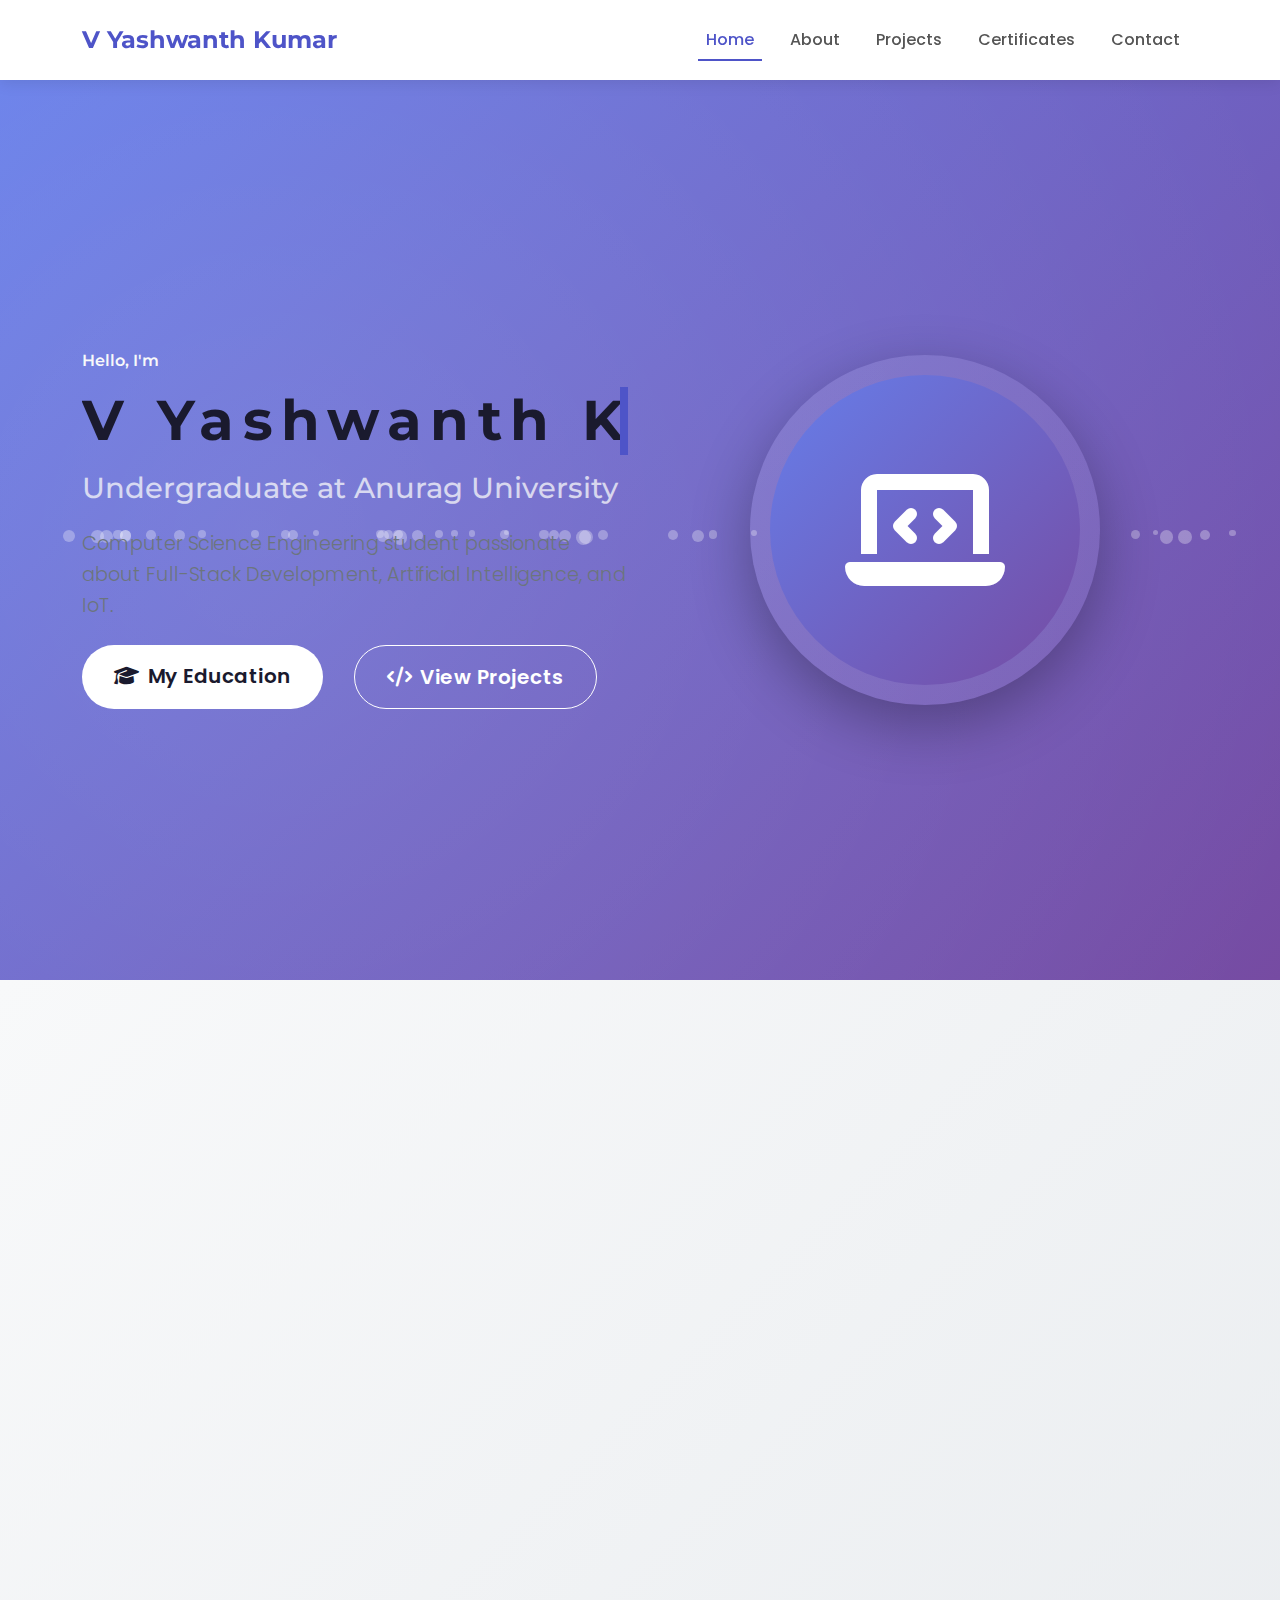
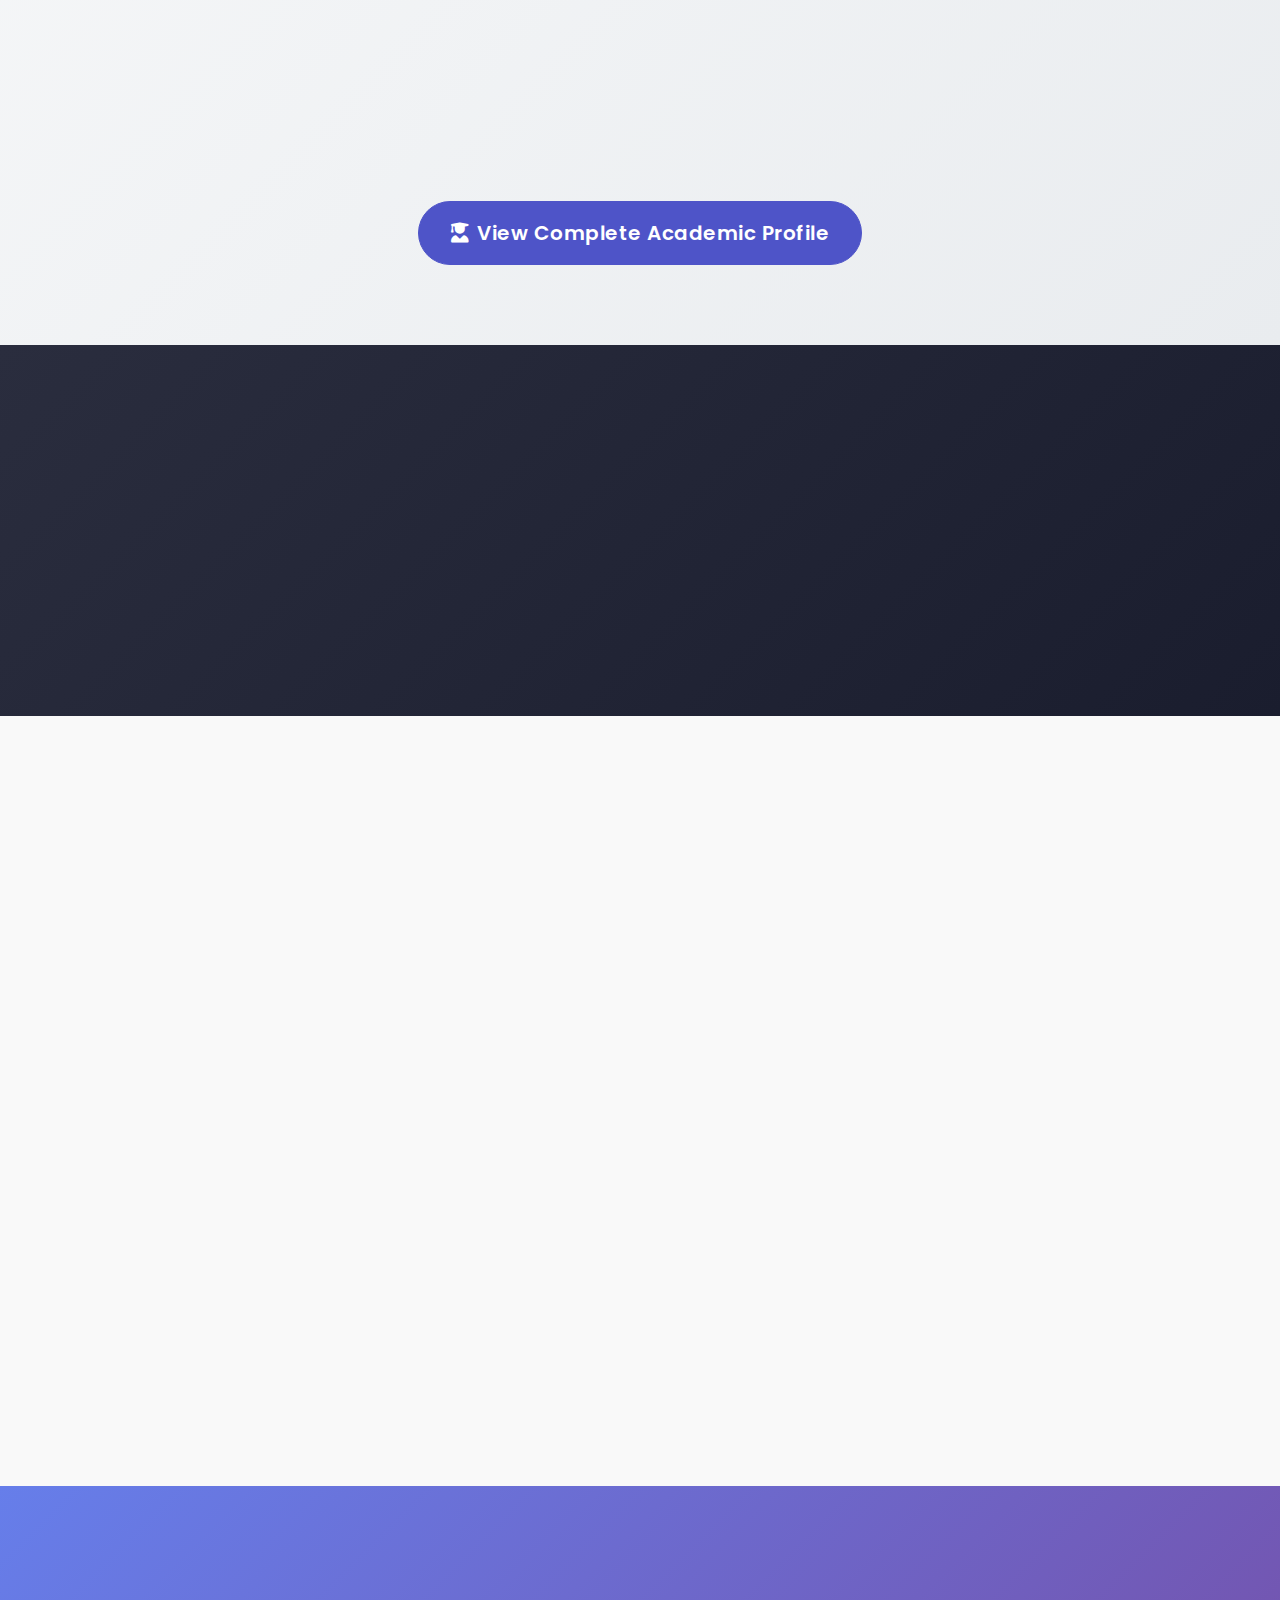
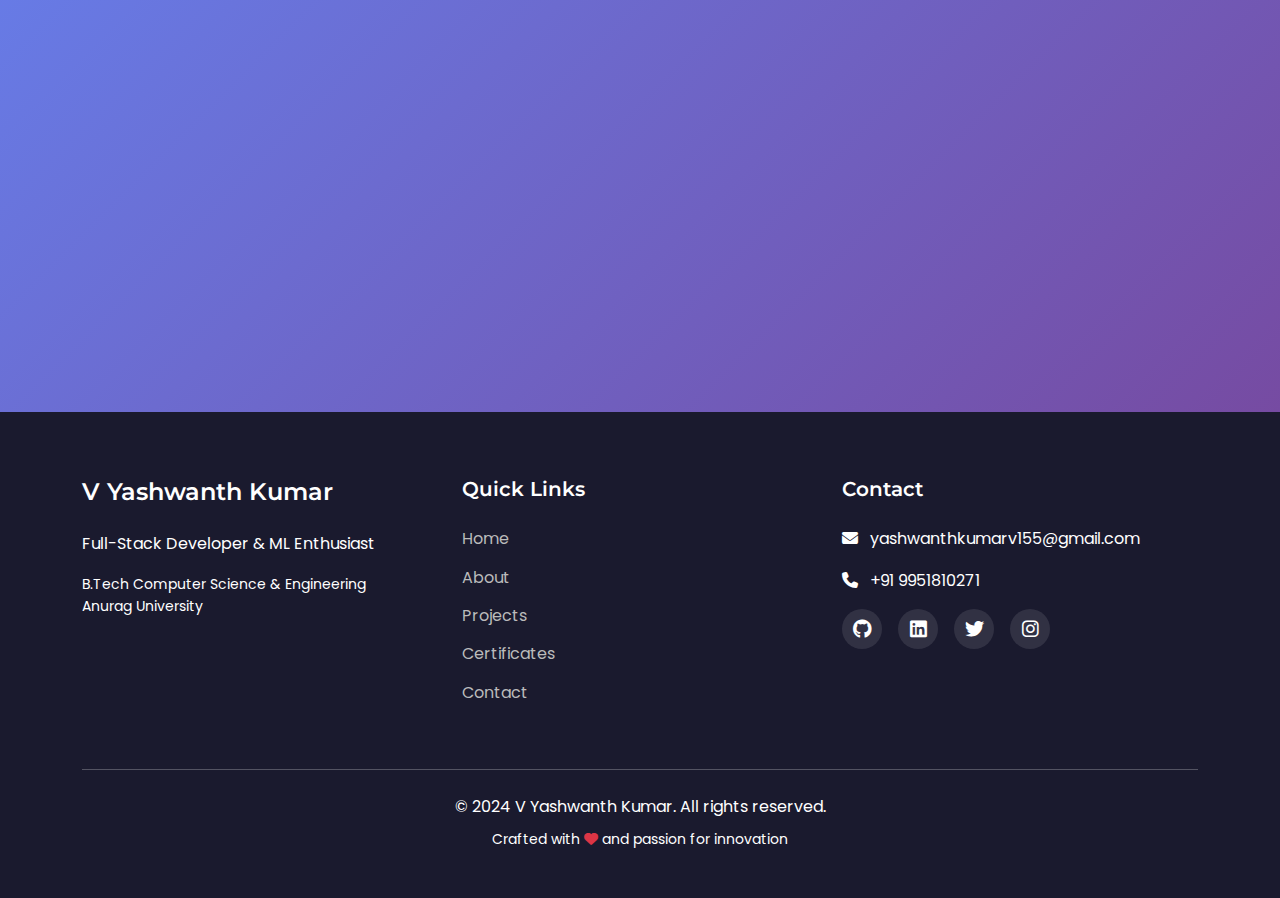
<file: index.html>
<!DOCTYPE html>
<html lang="en">
<head>
    <meta charset="UTF-8">
    <meta name="viewport" content="width=device-width, initial-scale=1.0">
    <title>V Yashwanth Kumar | Portfolio</title>
    <!-- Bootstrap 5 CSS -->
    <link href="https://cdn.jsdelivr.net/npm/bootstrap@5.3.0/dist/css/bootstrap.min.css" rel="stylesheet">
    <!-- Font Awesome -->
    <link rel="stylesheet" href="https://cdnjs.cloudflare.com/ajax/libs/font-awesome/6.4.0/css/all.min.css">
    <!-- Google Fonts -->
    <link href="https://fonts.googleapis.com/css2?family=Poppins:wght@300;400;500;600;700&family=Montserrat:wght@400;500;600;700;800&display=swap" rel="stylesheet">
    <!-- Custom CSS -->
    <link rel="stylesheet" href="style.css">
    <style>
        /* Custom inline animations */
        .floating-element {
            animation: float 6s ease-in-out infinite;
        }
        
        .pulse {
            animation: pulse 2s infinite;
        }
        
        .typewriter {
            overflow: hidden;
            border-right: .15em solid var(--primary-color);
            white-space: nowrap;
            margin: 0 auto;
            letter-spacing: .15em;
            animation: typing 3.5s steps(40, end), blink-caret .75s step-end infinite;
        }
        
        @keyframes float {
            0%, 100% { transform: translateY(0px); }
            50% { transform: translateY(-20px); }
        }
        
        @keyframes pulse {
            0% { transform: scale(1); }
            50% { transform: scale(1.05); }
            100% { transform: scale(1); }
        }
        
        @keyframes typing {
            from { width: 0 }
            to { width: 100% }
        }
        
        @keyframes blink-caret {
            from, to { border-color: transparent }
            50% { border-color: var(--primary-color); }
        }
        
        .glow-on-hover {
            transition: all 0.3s ease;
        }
        
        .glow-on-hover:hover {
            box-shadow: 0 0 20px rgba(78, 84, 200, 0.4);
            transform: translateY(-5px);
        }
        
        .fade-in {
            opacity: 0;
            animation: fadeIn 1s ease forwards;
        }
        
        @keyframes fadeIn {
            to { opacity: 1; }
        }
        
        .stagger-animation {
            opacity: 0;
            animation: fadeInUp 0.8s ease forwards;
        }
        
        @keyframes fadeInUp {
            from {
                opacity: 0;
                transform: translateY(30px);
            }
            to {
                opacity: 1;
                transform: translateY(0);
            }
        }
        
        /* Education card specific */
        .education-card {
            background: linear-gradient(145deg, #ffffff, #f5f5f5);
            border-radius: 20px;
            padding: 2.5rem;
            box-shadow: 0 15px 35px rgba(0, 0, 0, 0.1);
            transition: all 0.4s cubic-bezier(0.175, 0.885, 0.32, 1.275);
            border: 1px solid rgba(78, 84, 200, 0.1);
        }
        
        .education-card:hover {
            transform: translateY(-15px);
            box-shadow: 0 25px 50px rgba(78, 84, 200, 0.15);
        }
        
        .university-logo {
            width: 80px;
            height: 80px;
            background: linear-gradient(135deg, #667eea, #764ba2);
            border-radius: 50%;
            display: flex;
            align-items: center;
            justify-content: center;
            margin: 0 auto 1.5rem;
            box-shadow: 0 10px 20px rgba(102, 126, 234, 0.3);
        }
        
        .education-icon {
            font-size: 2.5rem;
            color: white;
        }
        
        /* Stats counter */
        .stat-number {
            font-size: 3.5rem;
            background: linear-gradient(135deg, #667eea 0%, #764ba2 100%);
            -webkit-background-clip: text;
            -webkit-text-fill-color: transparent;
            font-weight: 800;
        }
        
        /* Action buttons */
        .action-button {
            padding: 1rem 2rem;
            border-radius: 50px;
            font-weight: 600;
            letter-spacing: 0.5px;
            transition: all 0.3s ease;
            position: relative;
            overflow: hidden;
            z-index: 1;
        }
        
        .action-button::before {
            content: '';
            position: absolute;
            top: 0;
            left: -100%;
            width: 100%;
            height: 100%;
            background: linear-gradient(90deg, transparent, rgba(255,255,255,0.2), transparent);
            transition: 0.5s;
            z-index: -1;
        }
        
        .action-button:hover::before {
            left: 100%;
        }
        
        /* Feature cards */
        .feature-card {
            background: white;
            border-radius: 20px;
            padding: 2.5rem 2rem;
            box-shadow: 0 10px 30px rgba(0, 0, 0, 0.08);
            transition: all 0.4s cubic-bezier(0.175, 0.885, 0.32, 1.275);
            height: 100%;
            border: 1px solid rgba(78, 84, 200, 0.1);
            position: relative;
            overflow: hidden;
        }
        
        .feature-card::before {
            content: '';
            position: absolute;
            top: 0;
            left: 0;
            width: 5px;
            height: 100%;
            background: linear-gradient(to bottom, #667eea, #764ba2);
            transition: width 0.4s ease;
        }
        
        .feature-card:hover::before {
            width: 100%;
            opacity: 0.1;
        }
        
        .feature-card:hover {
            transform: translateY(-10px) scale(1.02);
            box-shadow: 0 20px 40px rgba(78, 84, 200, 0.15);
        }
        
        .feature-icon {
            font-size: 3.5rem;
            margin-bottom: 1.5rem;
            background: linear-gradient(135deg, #667eea, #764ba2);
            -webkit-background-clip: text;
            -webkit-text-fill-color: transparent;
        }
        
        /* Hero section enhancements */
        .hero-gradient {
            background: linear-gradient(135deg, #667eea 0%, #764ba2 100%);
            position: relative;
            overflow: hidden;
        }
        
        .hero-gradient::before {
            content: '';
            position: absolute;
            width: 200%;
            height: 200%;
            background: radial-gradient(circle, rgba(255,255,255,0.1) 0%, rgba(255,255,255,0) 70%);
            animation: rotate 20s linear infinite;
        }
        
        @keyframes rotate {
            from { transform: rotate(0deg); }
            to { transform: rotate(360deg); }
        }
        
        /* Particle animation for hero */
        .particle {
            position: absolute;
            border-radius: 50%;
            background: rgba(255, 255, 255, 0.3);
            animation: float-particle 15s infinite linear;
        }
        
        @keyframes float-particle {
            0% {
                transform: translateY(0) rotate(0deg);
                opacity: 0;
            }
            10% {
                opacity: 1;
            }
            90% {
                opacity: 1;
            }
            100% {
                transform: translateY(-1000px) rotate(720deg);
                opacity: 0;
            }
        }
    </style>
</head>
<body>
    <!-- Navigation -->
    <nav class="navbar navbar-expand-lg navbar-light fixed-top">
        <div class="container">
            <a class="navbar-brand" href="index.html">
                <span class="brand-name">V Yashwanth Kumar</span>
            </a>
            <button class="navbar-toggler" type="button" data-bs-toggle="collapse" data-bs-target="#navbarNav">
                <span class="navbar-toggler-icon"></span>
            </button>
            <div class="collapse navbar-collapse" id="navbarNav">
                <ul class="navbar-nav ms-auto">
                    <li class="nav-item">
                        <a class="nav-link active" href="index.html">Home</a>
                    </li>
                    <li class="nav-item">
                        <a class="nav-link" href="about.html">About</a>
                    </li>
                    <li class="nav-item">
                        <a class="nav-link" href="projects.html">Projects</a>
                    </li>
                    <li class="nav-item">
                        <a class="nav-link" href="certificates.html">Certificates</a>
                    </li>
                    <li class="nav-item">
                        <a class="nav-link" href="contact.html">Contact</a>
                    </li>
                </ul>
            </div>
        </div>
    </nav>

    <!-- Hero Section -->
    <section class="hero hero-gradient d-flex align-items-center text-white" style="min-height: 100vh; position: relative; overflow: hidden;">
        <!-- Animated particles -->
        <div id="particles-container"></div>
        
        <div class="container" style="position: relative; z-index: 2;">
            <div class="row align-items-center">
                <div class="col-lg-6">
                    <div class="hero-content">
                        <h6 class="text-light mb-3 floating-element" style="animation-delay: 0.2s;">Hello, I'm</h6>
                        <h1 class="display-4 fw-bold mb-3 typewriter" style="animation-delay: 0.5s;">V Yashwanth Kumar</h1>
                        <h2 class="h3 mb-4 text-light opacity-75" style="animation-delay: 1s;">Undergraduate at Anurag University</h2>
                        <p class="lead mb-4" style="animation-delay: 1.5s;">Computer Science Engineering student passionate about Full-Stack Development, Artificial Intelligence, and IoT.</p>
                        <div class="hero-buttons" style="animation-delay: 2s;">
                            <a href="#education" class="btn btn-light btn-lg me-3 action-button glow-on-hover">
                                <i class="fas fa-graduation-cap me-2"></i>My Education
                            </a>
                            <a href="projects.html" class="btn btn-outline-light btn-lg action-button glow-on-hover">
                                <i class="fas fa-code me-2"></i>View Projects
                            </a>
                        </div>
                    </div>
                </div>
                <div class="col-lg-6">
                    <div class="hero-visual text-center">
                        <div class="hero-profile floating-element" style="animation-duration: 8s;">
                            <div class="profile-circle" style="width: 350px; height: 350px; margin: 0 auto; background: linear-gradient(135deg, rgba(255,255,255,0.1), rgba(255,255,255,0.05)); border-radius: 50%; padding: 20px; box-shadow: 0 20px 60px rgba(0,0,0,0.3);">
                                <div style="width: 100%; height: 100%; background: linear-gradient(135deg, #667eea, #764ba2); border-radius: 50%; display: flex; align-items: center; justify-content: center;">
                                    <i class="fas fa-laptop-code" style="font-size: 8rem; color: white;"></i>
                                </div>
                            </div>
                        </div>
                    </div>
                </div>
            </div>
        </div>
    </section>

    <!-- Education Section -->
    <section id="education" class="section-padding" style="background: linear-gradient(135deg, #f8f9fa 0%, #e9ecef 100%);">
        <div class="container">
            <div class="row mb-5">
                <div class="col-12 text-center">
                    <h2 class="display-4 fw-bold mb-3 stagger-animation" style="animation-delay: 0.2s;">My Education</h2>
                    <p class="lead text-muted stagger-animation" style="animation-delay: 0.4s;">Academic Journey & Achievements</p>
                </div>
            </div>
            
            <div class="row justify-content-center">
                <div class="col-lg-8">
                    <div class="education-card stagger-animation glow-on-hover" style="animation-delay: 0.6s;">
                        <div class="university-logo">
                            <i class="fas fa-university education-icon"></i>
                        </div>
                        <h3 class="text-center fw-bold mb-3">Anurag University</h3>
                        <h4 class="text-center text-primary mb-4">Bachelor of Technology - Computer Science & Engineering</h4>
                        
                        <div class="row text-center mb-4">
                            <div class="col-md-6 mb-3">
                                <div class="p-3" style="background: rgba(78, 84, 200, 0.1); border-radius: 15px;">
                                    <h5 class="fw-bold">Current CGPA</h5>
                                    <div class="display-5 fw-bold text-primary">8.68/10</div>
                                    <small class="text-muted">Till 6th Semester</small>
                                </div>
                            </div>
                            <div class="col-md-6 mb-3">
                                <div class="p-3" style="background: rgba(102, 126, 234, 0.1); border-radius: 15px;">
                                    <h5 class="fw-bold">Expected Graduation</h5>
                                    <div class="display-5 fw-bold text-primary">2027</div>
                                  
                                </div>
                            </div>
                        </div>
                      
                    </div>
                </div>
            </div>
            
            <div class="row mt-5">
                <div class="col-12 text-center">
                    <a href="about.html" class="btn btn-primary btn-lg action-button glow-on-hover">
                        <i class="fas fa-user-graduate me-2"></i>View Complete Academic Profile
                    </a>
                </div>
            </div>
        </div>
    </section>

    <!-- Quick Stats -->
    <section class="section-padding bg-dark text-white" style="position: relative; overflow: hidden;">
        <div class="container">
            <div class="row text-center">
                <div class="col-md-3 col-6 mb-4 stagger-animation" style="animation-delay: 0.2s;">
                    <div class="p-4">
                        <div class="stat-number">10+</div>
                        <p class="mt-2">Projects Completed</p>
                    </div>
                </div>
                <div class="col-md-3 col-6 mb-4 stagger-animation" style="animation-delay: 0.4s;">
                    <div class="p-4">
                        <div class="stat-number">25+</div>
                        <p class="mt-2">Technologies Mastered</p>
                    </div>
                </div>
                <div class="col-md-3 col-6 mb-4 stagger-animation" style="animation-delay: 0.6s;">
                    <div class="p-4">
                        <div class="stat-number">3</div>
                        <p class="mt-2">Hackathon Awards</p>
                    </div>
                </div>
                <div class="col-md-3 col-6 mb-4 stagger-animation" style="animation-delay: 0.8s;">
                    <div class="p-4">
                        <div class="stat-number">2</div>
                        <p class="mt-2">Years Experience</p>
                    </div>
                </div>
            </div>
        </div>
    </section>

    <!-- Feature Cards -->
    <section class="section-padding">
        <div class="container">
            <div class="row mb-5">
                <div class="col-12 text-center">
                    <h2 class="display-4 fw-bold mb-3 stagger-animation" style="animation-delay: 0.2s;">Explore My Portfolio</h2>
                    <p class="lead text-muted stagger-animation" style="animation-delay: 0.4s;">Discover my skills, projects, and achievements</p>
                </div>
            </div>
            
            <div class="row g-4">
                <div class="col-lg-4 col-md-6">
                    <div class="feature-card stagger-animation" style="animation-delay: 0.3s;">
                        <div class="text-center">
                            <i class="fas fa-code feature-icon"></i>
                            <h3 class="fw-bold mb-3">My Skills</h3>
                            <p class="text-muted mb-4">Explore my technical expertise across multiple domains including Full-Stack Development, AI/ML, IoT, and Data Structures & Algorithms.</p>
                            <a href="about.html#skills" class="btn btn-outline-primary btn-lg action-button">
                                <i class="fas fa-cogs me-2"></i>View Skills
                            </a>
                        </div>
                    </div>
                </div>
                
                <div class="col-lg-4 col-md-6">
                    <div class="feature-card stagger-animation" style="animation-delay: 0.5s;">
                        <div class="text-center">
                            <i class="fas fa-project-diagram feature-icon"></i>
                            <h3 class="fw-bold mb-3">My Projects</h3>
                            <p class="text-muted mb-4">Browse through my portfolio of innovative projects across AI, IoT, and Web Development, each with detailed implementation insights.</p>
                            <a href="projects.html" class="btn btn-outline-primary btn-lg action-button">
                                <i class="fas fa-rocket me-2"></i>View Projects
                            </a>
                        </div>
                    </div>
                </div>
                
                <div class="col-lg-4 col-md-6">
                    <div class="feature-card stagger-animation" style="animation-delay: 0.7s;">
                        <div class="text-center">
                            <i class="fas fa-award feature-icon"></i>
                            <h3 class="fw-bold mb-3">My Certificates</h3>
                            <p class="text-muted mb-4">View my certifications and achievements from hackathons, online courses, and technical competitions that validate my expertise.</p>
                            <a href="certificates.html" class="btn btn-outline-primary btn-lg action-button">
                                <i class="fas fa-trophy me-2"></i>View Certificates
                            </a>
                        </div>
                    </div>
                </div>
            </div>
        </div>
    </section>

    <!-- Call to Action -->
    <section class="section-padding" style="background: linear-gradient(135deg, #667eea 0%, #764ba2 100%); position: relative; overflow: hidden;">
        <div class="container" style="position: relative; z-index: 2;">
            <div class="row justify-content-center text-center">
                <div class="col-lg-8">
                    <h2 class="display-4 fw-bold mb-4 text-white stagger-animation" style="animation-delay: 0.2s;">Let's Build Something Amazing</h2>
                    <p class="lead mb-5 text-light stagger-animation" style="animation-delay: 0.4s;">I'm actively seeking internship opportunities, collaborative projects, and innovative challenges. Let's connect and create something extraordinary together!</p>
                    <div class="cta-buttons stagger-animation" style="animation-delay: 0.6s;">
                        <a href="contact.html" class="btn btn-light btn-lg me-3 action-button glow-on-hover">
                            <i class="fas fa-envelope me-2"></i>Contact Me
                        </a>
                        <a href="projects.html" class="btn btn-outline-light btn-lg action-button glow-on-hover">
                            <i class="fas fa-eye me-2"></i>View My Work
                        </a>
                    </div>
                </div>
            </div>
        </div>
    </section>

    <!-- Footer -->
    <footer class="footer">
        <div class="container">
            <div class="row">
                <div class="col-lg-4 mb-4">
                    <h4>V Yashwanth Kumar</h4>
                    <p>Full-Stack Developer & ML Enthusiast</p>
                    <p class="small">B.Tech Computer Science & Engineering<br>Anurag University</p>
                </div>
                <div class="col-lg-4 mb-4">
                    <h5>Quick Links</h5>
                    <ul class="footer-links">
                        <li><a href="index.html">Home</a></li>
                        <li><a href="about.html">About</a></li>
                        <li><a href="projects.html">Projects</a></li>
                        <li><a href="certificates.html">Certificates</a></li>
                        <li><a href="contact.html">Contact</a></li>
                    </ul>
                </div>
                <div class="col-lg-4 mb-4">
                    <h5>Contact</h5>
                    <p><i class="fas fa-envelope me-2"></i> yashwanthkumarv155@gmail.com</p>
                    <p><i class="fas fa-phone me-2"></i> +91 9951810271</p>
                    <div class="social-links">
                        <a href="https://github.com/YashwanthChowdaryV" target="_blank" class="social-icon"><i class="fab fa-github"></i></a>
                        <a href="https://linkedin.com/in/vankayalapati-yashwanth-kumar-730091315/" target="_blank" class="social-icon"><i class="fab fa-linkedin"></i></a>
                        <a href="https://twitter.com/yourusername" target="_blank" class="social-icon"><i class="fab fa-twitter"></i></a>
                        <a href="https://instagram.com/__yashwanth.15" target="_blank" class="social-icon"><i class="fab fa-instagram"></i></a>
                    </div>
                </div>
            </div>
            <hr class="my-4">
            <div class="row">
                <div class="col-12 text-center">
                    <p class="mb-0">&copy; 2024 V Yashwanth Kumar. All rights reserved.</p>
                    <p class="mt-2 small">Crafted with <i class="fas fa-heart text-danger"></i> and passion for innovation</p>
                </div>
            </div>
        </div>
    </footer>

    <!-- JavaScript for animations -->
    <script src="https://cdn.jsdelivr.net/npm/bootstrap@5.3.0/dist/js/bootstrap.bundle.min.js"></script>
    <script>
        // Particle animation for hero section
        function createParticles() {
            const container = document.getElementById('particles-container');
            if (!container) return;
            
            for (let i = 0; i < 50; i++) {
                const particle = document.createElement('div');
                particle.classList.add('particle');
                
                // Random properties
                const size = Math.random() * 10 + 5;
                const posX = Math.random() * 100;
                const duration = Math.random() * 20 + 10;
                const delay = Math.random() * 5;
                
                particle.style.width = `${size}px`;
                particle.style.height = `${size}px`;
                particle.style.left = `${posX}%`;
                particle.style.animationDuration = `${duration}s`;
                particle.style.animationDelay = `${delay}s`;
                
                container.appendChild(particle);
            }
        }
        
        // Stagger animation on scroll
        function animateOnScroll() {
            const elements = document.querySelectorAll('.stagger-animation');
            
            elements.forEach(element => {
                const elementPosition = element.getBoundingClientRect().top;
                const screenPosition = window.innerHeight / 1.2;
                
                if (elementPosition < screenPosition) {
                    element.style.animationPlayState = 'running';
                }
            });
        }
        
        // Initialize animations
        document.addEventListener('DOMContentLoaded', function() {
            createParticles();
            
            // Set initial animation state
            const staggerElements = document.querySelectorAll('.stagger-animation');
            staggerElements.forEach(el => {
                el.style.animationPlayState = 'paused';
            });
            
            // Animate on scroll
            window.addEventListener('scroll', animateOnScroll);
            animateOnScroll(); // Initial check
            
            // Smooth scrolling for anchor links
            document.querySelectorAll('a[href^="#"]').forEach(anchor => {
                anchor.addEventListener('click', function (e) {
                    e.preventDefault();
                    
                    const targetId = this.getAttribute('href');
                    if (targetId === '#') return;
                    
                    const targetElement = document.querySelector(targetId);
                    if (targetElement) {
                        window.scrollTo({
                            top: targetElement.offsetTop - 80,
                            behavior: 'smooth'
                        });
                    }
                });
            });
        });
        
        // Parallax effect on scroll
        window.addEventListener('scroll', function() {
            const scrolled = window.pageYOffset;
            const hero = document.querySelector('.hero');
            
            if (hero) {
                hero.style.backgroundPositionY = scrolled * 0.5 + 'px';
            }
        });
    </script>
</body>
</html>
</file>
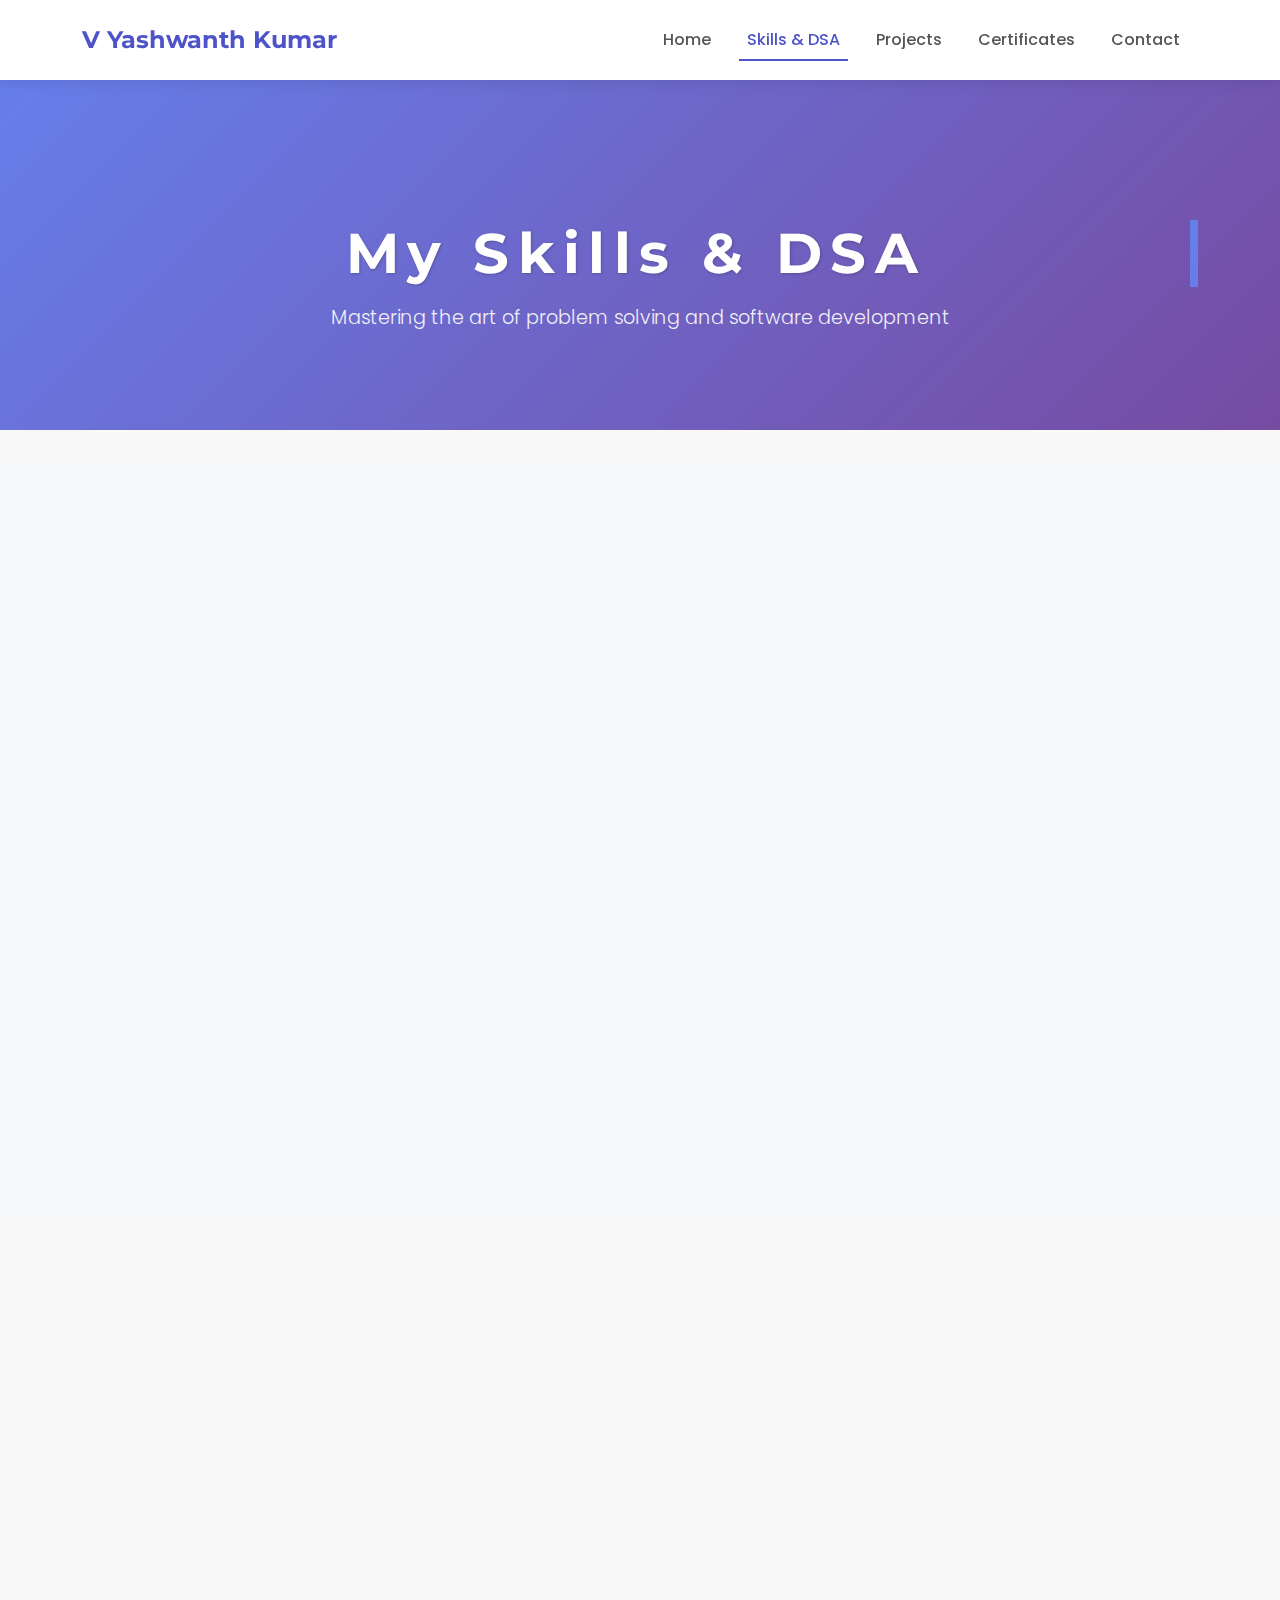
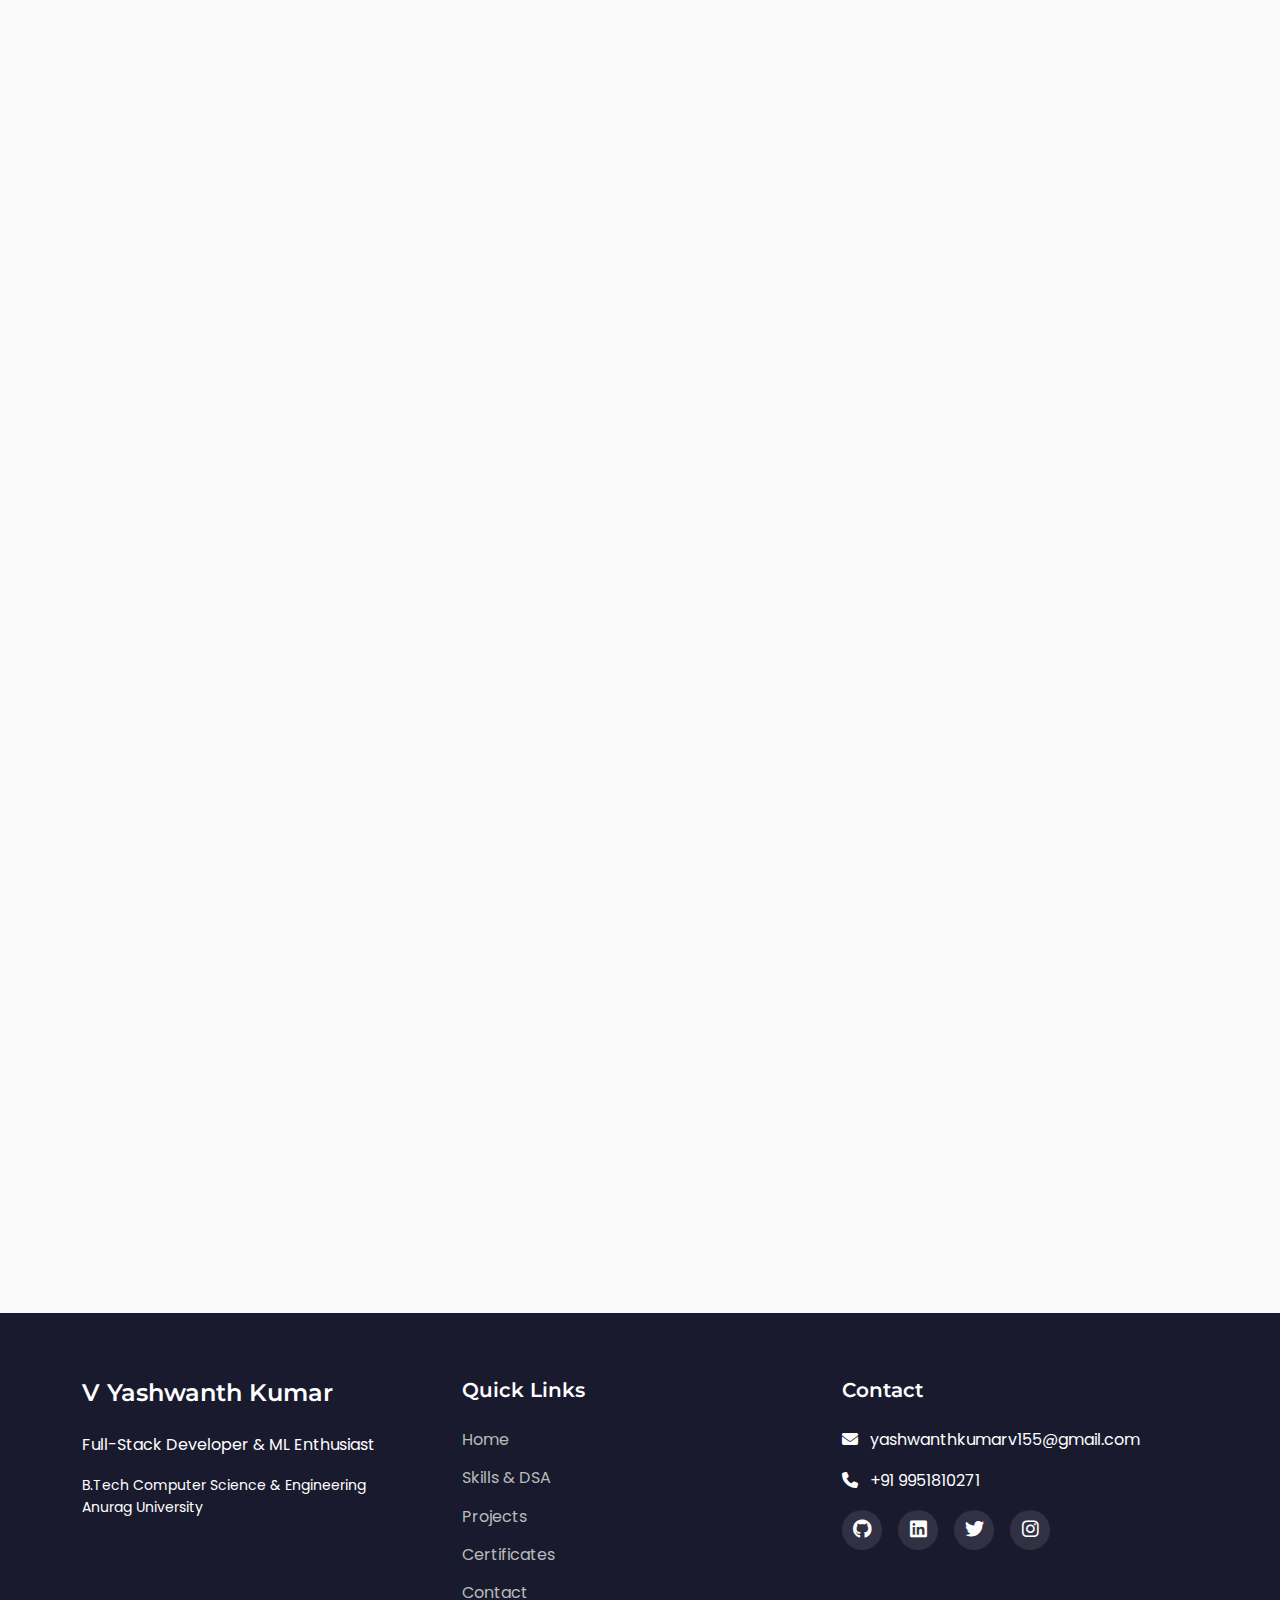
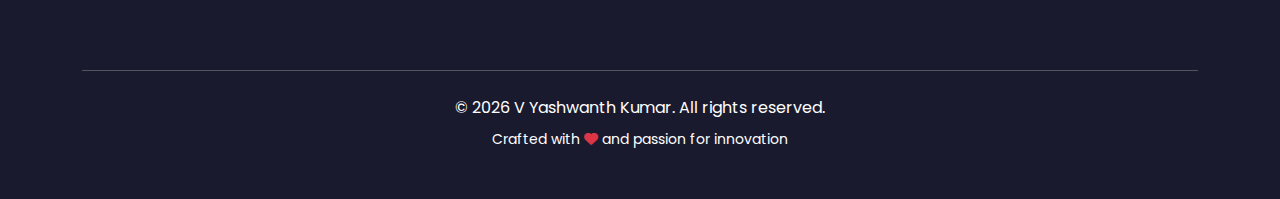
<file: about.html>
<!DOCTYPE html>
<html lang="en">
<head>
    <meta charset="UTF-8">
    <meta name="viewport" content="width=device-width, initial-scale=1.0">
    <title>Skills & DSA | V Yashwanth Kumar</title>
    <link href="https://cdn.jsdelivr.net/npm/bootstrap@5.3.0/dist/css/bootstrap.min.css" rel="stylesheet">
    <link rel="stylesheet" href="https://cdnjs.cloudflare.com/ajax/libs/font-awesome/6.4.0/css/all.min.css">
    <link href="https://fonts.googleapis.com/css2?family=Poppins:wght@300;400;500;600;700&family=Montserrat:wght@400;500;600;700;800&display=swap" rel="stylesheet">
    <link rel="stylesheet" href="style.css">
    <style>
        /* Page Header */
        .page-header {
            padding: 140px 0 80px;
            background: linear-gradient(135deg, #667eea 0%, #764ba2 100%);
            color: white;
            text-align: center;
            position: relative;
            overflow: hidden;
            animation: gradientShift 10s ease infinite;
        }
        
        @keyframes gradientShift {
            0%, 100% { background-position: 0% 50%; }
            50% { background-position: 100% 50%; }
        }
        
        .page-header h1 {
            font-size: 3.5rem;
            margin-bottom: 1rem;
            animation: fadeInUp 1s ease;
        }
        
        .page-header .lead {
            font-size: 1.2rem;
            opacity: 0.9;
            animation: fadeInUp 1s ease 0.2s both;
        }
        
        /* Skill Cards */
        .skill-category-card {
            background: white;
            border-radius: 20px;
            padding: 2rem;
            box-shadow: 0 15px 35px rgba(0, 0, 0, 0.08);
            transition: all 0.4s cubic-bezier(0.175, 0.885, 0.32, 1.275);
            border: 1px solid rgba(78, 84, 200, 0.1);
            height: 100%;
            opacity: 0;
            transform: translateY(30px);
            animation: fadeInUp 0.8s ease forwards;
        }
        
        @keyframes fadeInUp {
            to {
                opacity: 1;
                transform: translateY(0);
            }
        }
        
        .skill-category-card:hover {
            transform: translateY(-10px);
            box-shadow: 0 25px 50px rgba(78, 84, 200, 0.15);
        }
        
        .skill-category-header {
            display: flex;
            align-items: center;
            margin-bottom: 1.5rem;
            padding-bottom: 1rem;
            border-bottom: 2px solid rgba(102, 126, 234, 0.1);
        }
        
        .skill-category-header i {
            background: linear-gradient(135deg, #667eea, #764ba2);
            -webkit-background-clip: text;
            -webkit-text-fill-color: transparent;
        }
        
        .skill-items {
            display: flex;
            flex-direction: column;
            gap: 1.2rem;
        }
        
        .skill-item {
            display: flex;
            flex-direction: column;
            gap: 0.5rem;
        }
        
        .skill-item span {
            font-weight: 500;
            color: #333;
            font-family: 'Poppins', sans-serif;
        }
        
        .skill-bar {
            height: 8px;
            background: rgba(102, 126, 234, 0.1);
            border-radius: 4px;
            overflow: hidden;
        }
        
        .skill-level {
            height: 100%;
            background: linear-gradient(90deg, #667eea, #764ba2);
            border-radius: 4px;
            width: 0;
            transition: width 1.5s ease-in-out 0.3s;
        }
        
        .skill-bar.animated .skill-level {
            width: var(--skill-level);
        }
        
        /* DSA Card */
        .dsa-card {
            background: white;
            border-radius: 20px;
            padding: 2rem;
            box-shadow: 0 15px 35px rgba(0, 0, 0, 0.08);
            border: 1px solid rgba(78, 84, 200, 0.1);
            height: 100%;
            transition: all 0.4s ease;
            opacity: 0;
            transform: translateY(30px);
            animation: fadeInUp 0.8s ease 0.2s forwards;
        }
        
        .dsa-card:hover {
            transform: translateY(-5px);
            box-shadow: 0 20px 40px rgba(78, 84, 200, 0.15);
        }
        
        .dsa-header {
            display: flex;
            align-items: center;
            margin-bottom: 1.5rem;
        }
        
        .dsa-header i {
            background: linear-gradient(135deg, #667eea, #764ba2);
            -webkit-background-clip: text;
            -webkit-text-fill-color: transparent;
        }
        
        .skills-list {
            list-style: none;
            padding-left: 0;
        }
        
        .skills-list li {
            margin-bottom: 0.8rem;
            padding-left: 1.5rem;
            position: relative;
            font-family: 'Poppins', sans-serif;
        }
        
        .skills-list li::before {
            content: '✓';
            position: absolute;
            left: 0;
            color: #667eea;
            font-weight: bold;
        }
        
        /* Coding Profiles */
        .coding-profiles-section {
            background: white;
            border-radius: 20px;
            padding: 2rem;
            box-shadow: 0 15px 35px rgba(0, 0, 0, 0.08);
            border: 1px solid rgba(78, 84, 200, 0.1);
            opacity: 0;
            transform: translateY(30px);
            animation: fadeInUp 0.8s ease 0.4s forwards;
        }
        
        .profile-item {
            display: flex;
            align-items: center;
            padding: 1.2rem;
            background: rgba(102, 126, 234, 0.05);
            border-radius: 12px;
            margin-bottom: 1rem;
            transition: all 0.3s ease;
        }
        
        .profile-item:hover {
            background: rgba(102, 126, 234, 0.1);
            transform: translateX(5px);
        }
        
        .profile-icon {
            width: 50px;
            height: 50px;
            border-radius: 10px;
            background: white;
            display: flex;
            align-items: center;
            justify-content: center;
            margin-right: 1.5rem;
            box-shadow: 0 5px 15px rgba(0, 0, 0, 0.08);
            overflow: hidden;
            padding: 0.5rem;
        }
        
        .profile-icon img {
            max-width: 100%;
            max-height: 100%;
            object-fit: contain;
        }
        
        .profile-info {
            flex: 1;
        }
        
        .profile-info h6 {
            font-family: 'Montserrat', sans-serif;
            font-weight: 600;
            color: #333;
        }
        
        .profile-link {
            color: #667eea;
            font-size: 1.2rem;
            transition: all 0.3s ease;
            background: none;
            border: none;
        }
        
        .profile-link:hover {
            color: #764ba2;
            transform: scale(1.2);
        }
        
        /* Experience Cards */
        .experience-card {
            background: white;
            border-radius: 20px;
            padding: 2rem;
            box-shadow: 0 15px 35px rgba(0, 0, 0, 0.08);
            border: 1px solid rgba(78, 84, 200, 0.1);
            height: 100%;
            transition: all 0.4s ease;
            opacity: 0;
            transform: translateY(30px);
            animation: fadeInUp 0.8s ease forwards;
        }
        
        .experience-card:hover {
            transform: translateY(-5px);
            box-shadow: 0 20px 40px rgba(78, 84, 200, 0.15);
        }
        
        .experience-header {
            display: flex;
            align-items: flex-start;
            margin-bottom: 1.5rem;
            gap: 1.5rem;
        }
        
        .experience-icon {
            width: 60px;
            height: 60px;
            background: linear-gradient(135deg, #667eea, #764ba2);
            border-radius: 12px;
            display: flex;
            align-items: center;
            justify-content: center;
            color: white;
            flex-shrink: 0;
        }
        
        .experience-skills {
            display: flex;
            flex-wrap: wrap;
            gap: 0.5rem;
            margin-top: 1.5rem;
        }
        
        .skill-tag {
            background: rgba(102, 126, 234, 0.1);
            color: #667eea;
            padding: 0.3rem 0.8rem;
            border-radius: 20px;
            font-size: 0.85rem;
            font-weight: 500;
            font-family: 'Poppins', sans-serif;
        }
        
        .badge.bg-primary {
            background: linear-gradient(135deg, #667eea, #764ba2) !important;
        }
        
        /* Animations */
        .typewriter {
            overflow: hidden;
            border-right: .15em solid #667eea;
            white-space: nowrap;
            margin: 0 auto;
            letter-spacing: .15em;
            animation: typing 3.5s steps(40, end), blink-caret .75s step-end infinite;
        }
        
        @keyframes typing {
            from { width: 0 }
            to { width: 100% }
        }
        
        @keyframes blink-caret {
            from, to { border-color: transparent }
            50% { border-color: #667eea; }
        }
        
        .floating-element {
            animation: float 6s ease-in-out infinite;
        }
        
        @keyframes float {
            0%, 100% { transform: translateY(0px); }
            50% { transform: translateY(-20px); }
        }
        
        .pulse {
            animation: pulse 2s infinite;
        }
        
        @keyframes pulse {
            0% { transform: scale(1); }
            50% { transform: scale(1.05); }
            100% { transform: scale(1); }
        }
        
        /* Stagger animations */
        .stagger-animation {
            opacity: 0;
            transform: translateY(30px);
            animation: fadeInUp 0.8s ease forwards;
        }
        
        /* Responsive */
        @media (max-width: 992px) {
            .page-header h1 {
                font-size: 3rem;
            }
        }
        
        @media (max-width: 768px) {
            .page-header h1 {
                font-size: 2.5rem;
            }
            
            .skill-category-card,
            .dsa-card,
            .experience-card,
            .coding-profiles-section {
                padding: 1.5rem;
            }
            
            .experience-header {
                flex-direction: column;
                gap: 1rem;
            }
            
            .profile-item {
                flex-direction: column;
                text-align: center;
                padding: 1.5rem;
            }
            
            .profile-icon {
                margin-right: 0;
                margin-bottom: 1rem;
            }
        }
        
        @media (max-width: 576px) {
            .page-header {
                padding: 120px 0 60px;
            }
            
            .page-header h1 {
                font-size: 2rem;
            }
            
            .skill-category-header {
                flex-direction: column;
                text-align: center;
                gap: 1rem;
            }
            
            .dsa-header {
                flex-direction: column;
                text-align: center;
                gap: 1rem;
            }
        }
    </style>
</head>
<body>
    <!-- Navigation -->
    <nav class="navbar navbar-expand-lg navbar-light fixed-top">
        <div class="container">
            <a class="navbar-brand" href="index.html">
                <span class="brand-name">V Yashwanth Kumar</span>
            </a>
            <button class="navbar-toggler" type="button" data-bs-toggle="collapse" data-bs-target="#navbarNav">
                <span class="navbar-toggler-icon"></span>
            </button>
            <div class="collapse navbar-collapse" id="navbarNav">
                <ul class="navbar-nav ms-auto">
                    <li class="nav-item">
                        <a class="nav-link" href="index.html">Home</a>
                    </li>
                    <li class="nav-item">
                        <a class="nav-link active" href="about.html">Skills & DSA</a>
                    </li>
                    <li class="nav-item">
                        <a class="nav-link" href="projects.html">Projects</a>
                    </li>
                    <li class="nav-item">
                        <a class="nav-link" href="certificates.html">Certificates</a>
                    </li>
                    <li class="nav-item">
                        <a class="nav-link" href="contact.html">Contact</a>
                    </li>
                </ul>
            </div>
        </div>
    </nav>

    <!-- Page Header -->
    <section class="page-header">
        <div class="container">
            <div class="row">
                <div class="col-12 text-center">
                    <h1 class="display-4 fw-bold typewriter">My Skills & DSA</h1>
                    <p class="lead mt-3 floating-element" style="animation-duration: 4s;">Mastering the art of problem solving and software development</p>
                </div>
            </div>
        </div>
    </section>

    <!-- Skills Section (Compact) -->
    <section class="section-padding bg-light">
        <div class="container">
            <div class="row mb-4">
                <div class="col-12 text-center">
                    <h2 class="display-6 fw-bold pulse stagger-animation" style="animation-delay: 0.2s;">Technical Skills</h2>
                    <p class="text-muted stagger-animation" style="animation-delay: 0.4s;">My expertise across different domains</p>
                </div>
            </div>
            
            <div class="row">
                <!-- Programming Languages -->
                <div class="col-lg-4 col-md-6 mb-4">
                    <div class="skill-category-card stagger-animation" style="animation-delay: 0.3s;">
                        <div class="skill-category-header">
                            <i class="fas fa-code fa-2x me-3 floating-element" style="animation-duration: 3s;"></i>
                            <h4>Programming Languages</h4>
                        </div>
                        <div class="skill-items">
                            <div class="skill-item">
                                <span>Python</span>
                                <div class="skill-bar" data-level="95">
                                    <div class="skill-level"></div>
                                </div>
                            </div>
                            <div class="skill-item">
                                <span>JavaScript</span>
                                <div class="skill-bar" data-level="90">
                                    <div class="skill-level"></div>
                                </div>
                            </div>
                            <div class="skill-item">
                                <span>Java</span>
                                <div class="skill-bar" data-level="85">
                                    <div class="skill-level"></div>
                                </div>
                            </div>
                            <div class="skill-item">
                                <span>C Programming</span>
                                <div class="skill-bar" data-level="90">
                                    <div class="skill-level"></div>
                                </div>
                            </div>
                        </div>
                    </div>
                </div>

                <!-- Web Technologies -->
                <div class="col-lg-4 col-md-6 mb-4">
                    <div class="skill-category-card stagger-animation" style="animation-delay: 0.5s;">
                        <div class="skill-category-header">
                            <i class="fas fa-globe fa-2x me-3 floating-element" style="animation-duration: 3s;"></i>
                            <h4>Web Technologies</h4>
                        </div>
                        <div class="skill-items">
                            <div class="skill-item">
                                <span>HTML CSS BOOTSTRAP</span>
                                <div class="skill-bar" data-level="80">
                                    <div class="skill-level"></div>
                                </div>
                            </div>
                            <div class="skill-item">
                                <span>React.js</span>
                                <div class="skill-bar" data-level="85">
                                    <div class="skill-level"></div>
                                </div>
                            </div>
                            <div class="skill-item">
                                <span>Node.js</span>
                                <div class="skill-bar" data-level="75">
                                    <div class="skill-level"></div>
                                </div>
                            </div>
                            <div class="skill-item">
                                <span>SpringBoot</span>
                                <div class="skill-bar" data-level="75">
                                    <div class="skill-level"></div>
                                </div>
                            </div>
                        </div>
                    </div>
                </div>

                <!-- Databases & IoT -->
                <div class="col-lg-4 col-md-6 mb-4">
                    <div class="skill-category-card stagger-animation" style="animation-delay: 0.7s;">
                        <div class="skill-category-header">
                            <i class="fas fa-database fa-2x me-3 floating-element" style="animation-duration: 3s;"></i>
                            <h4>Databases & IoT</h4>
                        </div>
                        <div class="skill-items">
                            <div class="skill-item">
                                <span>No SQL: Firebase and MongoDB</span>
                                <div class="skill-bar" data-level="85">
                                    <div class="skill-level"></div>
                                </div>
                            </div>
                            <div class="skill-item">
                                <span>SQL</span>
                                <div class="skill-bar" data-level="90">
                                    <div class="skill-level"></div>
                                </div>
                            </div>
                            <div class="skill-item">
                                <span>Raspberry Pi</span>
                                <div class="skill-bar" data-level="85">
                                    <div class="skill-level"></div>
                                </div>
                            </div>
                            <div class="skill-item">
                                <span>Arduino/ESP8266</span>
                                <div class="skill-bar" data-level="80">
                                    <div class="skill-level"></div>
                                </div>
                            </div>
                        </div>
                    </div>
                </div>
            </div>
        </div>
    </section>

    <!-- DSA & Competitive Programming -->
    <section class="section-padding">
        <div class="container">
            <div class="row mb-5">
                <div class="col-12 text-center">
                    <h2 class="display-6 fw-bold pulse stagger-animation" style="animation-delay: 0.2s;">DSA & Competitive Programming</h2>
                    <p class="text-muted stagger-animation" style="animation-delay: 0.4s;">My journey in problem solving and algorithms</p>
                </div>
            </div>
            
            <div class="row align-items-center">
                <div class="col-lg-6 mb-4 mb-lg-0">
                    <div class="dsa-card stagger-animation" style="animation-delay: 0.3s;">
                        <div class="dsa-header">
                            <i class="fas fa-laptop-code fa-2x me-3 floating-element" style="animation-duration: 3s;"></i>
                            <div>
                                <h4>Smart Interviews Smart Coder Program</h4>
                                <p class="text-primary fw-bold mb-0">February 2025 - October 2025</p>
                            </div>
                        </div>
                        <p class="mt-3">Intensive program mastering Data Structures and Algorithms with focus on:</p>
                        <ul class="skills-list">
                            <li>Arrays, Linked Lists, Trees & Graphs</li>
                            <li>Dynamic Programming & Recursion</li>
                            <li>Advanced Problem-Solving Techniques</li>
                            <li>Time & Space Complexity Analysis</li>
                            <li>Competitive Programming Strategies</li>
                        </ul>
                    </div>
                </div>
                
                <div class="col-lg-6">
                    <div class="coding-profiles-section stagger-animation" style="animation-delay: 0.5s;">
                        <h4 class="mb-4 pulse">Coding Platforms</h4>
                        <div class="profile-item">
                            <div class="profile-icon">
                                <img src="[data-uri]" alt="LeetCode" onerror="this.style.display='none'; this.parentElement.innerHTML='<i class=\"fas fa-code\"></i>'">
                            </div>
                            <div class="profile-info">
                                <h6>LeetCode</h6>
                                <p class="text-muted small">Best Contest Rating: 1640</p>
                                <p class="text-muted small">Problems Solved: 250+</p>
                            </div>
                            <a href="https://leetcode.com/u/Yashwanth3062/" target="_blank" class="profile-link">
                                <i class="fas fa-external-link-alt"></i>
                            </a>
                        </div>
                        
                        <div class="profile-item">
                            <div class="profile-icon">
                                <img src="[data-uri]" alt="HackerRank" onerror="this.style.display='none'; this.parentElement.innerHTML='<i class=\"fas fa-star\"></i>'">
                            </div>
                            <div class="profile-info">
                                <h6>HackerRank</h6>
                                <p class="text-muted small">5 Star in Python</p>
                                <p class="text-muted small">Skill Certifications</p>
                            </div>
                            <a href="https://www.hackerrank.com/profile/23eg105t62" target="_blank" class="profile-link">
                                <i class="fas fa-external-link-alt"></i>
                            </a>
                        </div>
                        
                        <div class="profile-item">
                            <div class="profile-icon">
                                <img src="[data-uri]" alt="CodeChef" onerror="this.style.display='none'; this.parentElement.innerHTML='<i class=\"fas fa-utensils\"></i>'">
                            </div>
                            <div class="profile-info">
                                <h6>CodeChef</h6>
                                <p class="text-muted small">Active Participant</p>
                                <p class="text-muted small">16+ Contests</p>
                            </div>
                            <a href="https://www.codechef.com/users/vyashwanth25" target="_blank" class="profile-link">
                                <i class="fas fa-external-link-alt"></i>
                            </a>
                        </div>
                        
                        <div class="profile-item">
                            <div class="profile-icon">
                                <img src="[data-uri]" alt="InterviewBit" onerror="this.style.display='none'; this.parentElement.innerHTML='<i class=\"fas fa-briefcase\"></i>'">
                            </div>
                            <div class="profile-info">
                                <h6>InterviewBit</h6>
                                <p class="text-muted small">University Rank - 1</p>
                                <p class="text-muted small">Company Specific DSA Practice</p>
                            </div>
                            <a href="https://www.interviewbit.com/profile/Yashwanth3062" target="_blank" class="profile-link">
                                <i class="fas fa-external-link-alt"></i>
                            </a>
                        </div>
                        
                        <div class="profile-item">
                            <div class="profile-icon">
                                <img src="[data-uri]" alt="CodeForces" onerror="this.style.display='none'; this.parentElement.innerHTML='<i class=\"fas fa-chart-line\"></i>'">
                            </div>
                            <div class="profile-info">
                                <h6>CodeForces</h6>
                                <p class="text-muted small">Algorithm Contests</p>
                            </div>
                            <a href="https://codeforces.com/profile/23eg105t62" target="_blank" class="profile-link">
                                <i class="fas fa-external-link-alt"></i>
                            </a>
                        </div>
                    </div>
                </div>
            </div>
        </div>
    </section>

    <!-- Leadership Experience -->
    <section class="section-padding">
        <div class="container">
            <div class="row mb-5">
                <div class="col-12 text-center">
                    <h2 class="display-6 fw-bold pulse stagger-animation" style="animation-delay: 0.2s;">Leadership & Experience</h2>
                    <p class="text-muted stagger-animation" style="animation-delay: 0.4s;">My contributions and roles</p>
                </div>
            </div>
            
            <div class="row g-4">
                <div class="col-lg-6 mb-4">
                    <div class="experience-card stagger-animation" style="animation-delay: 0.3s;">
                        <div class="experience-header">
                            <div class="experience-icon">
                                <i class="fas fa-crown fa-2x"></i>
                            </div>
                            <div>
                                <h4>President</h4>
                                <p class="text-primary fw-bold mb-0">IoT Club, Anurag University</p>
                                <span class="badge bg-primary">June 2025 - Present</span>
                            </div>
                        </div>
                        <p class="mt-3">Leading the IoT Club at Anurag University, organizing workshops, hackathons, and technical sessions to promote IoT and embedded systems among students.</p>
                        <div class="experience-skills">
                            <span class="skill-tag">Team Leadership</span>
                            <span class="skill-tag">Event Organization</span>
                            <span class="skill-tag">Technical Workshops</span>
                            <span class="skill-tag">Mentorship</span>
                        </div>
                    </div>
                </div>
                
                <div class="col-lg-6 mb-4">
                    <div class="experience-card stagger-animation" style="animation-delay: 0.5s;">
                        <div class="experience-header">
                            <div class="experience-icon">
                                <i class="fas fa-pen fa-2x"></i>
                            </div>
                            <div>
                                <h4>Content Writer</h4>
                                <p class="text-primary fw-bold mb-0">IoT Club, Anurag University</p>
                                <span class="badge bg-primary">July 2024 - May 2025</span>
                            </div>
                        </div>
                        <p class="mt-3">Created technical content and tutorials about IoT concepts, projects, and emerging technologies for the club's blog and social media platforms.</p>
                        <div class="experience-skills">
                            <span class="skill-tag">Technical Writing</span>
                            <span class="skill-tag">Content Creation</span>
                            <span class="skill-tag">Social Media</span>
                            <span class="skill-tag">Knowledge Sharing</span>
                        </div>
                    </div>
                </div>
            </div>
        </div>
    </section>

    <!-- Footer -->
    <footer class="footer">
        <div class="container">
            <div class="row">
                <div class="col-lg-4 mb-4">
                    <h4>V Yashwanth Kumar</h4>
                    <p>Full-Stack Developer & ML Enthusiast</p>
                    <p class="small">B.Tech Computer Science & Engineering<br>Anurag University</p>
                </div>
                <div class="col-lg-4 mb-4">
                    <h5>Quick Links</h5>
                    <ul class="footer-links">
                        <li><a href="index.html">Home</a></li>
                        <li><a href="about.html">Skills & DSA</a></li>
                        <li><a href="projects.html">Projects</a></li>
                        <li><a href="certificates.html">Certificates</a></li>
                        <li><a href="contact.html">Contact</a></li>
                    </ul>
                </div>
                <div class="col-lg-4 mb-4">
                    <h5>Contact</h5>
                    <p><i class="fas fa-envelope me-2"></i> yashwanthkumarv155@gmail.com</p>
                    <p><i class="fas fa-phone me-2"></i> +91 9951810271</p>
                    <div class="social-links">
                        <a href="https://github.com/YashwanthChowdaryV" target="_blank" class="social-icon"><i class="fab fa-github"></i></a>
                        <a href="https://linkedin.com/in/vankayalapati-yashwanth-kumar-730091315/" target="_blank" class="social-icon"><i class="fab fa-linkedin"></i></a>
                        <a href="https://twitter.com/yourusername" target="_blank" class="social-icon"><i class="fab fa-twitter"></i></a>
                        <a href="https://instagram.com/__yashwanth.15" target="_blank" class="social-icon"><i class="fab fa-instagram"></i></a>
                    </div>
                </div>
            </div>
            <hr class="my-4">
            <div class="row">
                <div class="col-12 text-center">
                    <p class="mb-0">&copy; 2024 V Yashwanth Kumar. All rights reserved.</p>
                    <p class="mt-2 small">Crafted with <i class="fas fa-heart text-danger"></i> and passion for innovation</p>
                </div>
            </div>
        </div>
    </footer>

    <!-- JavaScript -->
    <script src="https://cdn.jsdelivr.net/npm/bootstrap@5.3.0/dist/js/bootstrap.bundle.min.js"></script>
    <script>
        // Initialize animations on page load
        document.addEventListener('DOMContentLoaded', function() {
            // Animate skill bars on scroll
            function animateSkillBars() {
                const skillBars = document.querySelectorAll('.skill-bar');
                skillBars.forEach(bar => {
                    const elementPosition = bar.getBoundingClientRect().top;
                    const screenPosition = window.innerHeight / 1.2;
                    
                    if (elementPosition < screenPosition) {
                        const level = bar.getAttribute('data-level');
                        bar.style.setProperty('--skill-level', level + '%');
                        bar.classList.add('animated');
                    }
                });
            }
            
            // Animate elements on scroll
            function animateOnScroll() {
                const elements = document.querySelectorAll('.stagger-animation');
                
                elements.forEach(element => {
                    const elementPosition = element.getBoundingClientRect().top;
                    const screenPosition = window.innerHeight / 1.2;
                    
                    if (elementPosition < screenPosition) {
                        element.style.animationPlayState = 'running';
                    }
                });
                
                animateSkillBars();
            }
            
            // Set initial animation state
            const staggerElements = document.querySelectorAll('.stagger-animation');
            staggerElements.forEach(el => {
                el.style.animationPlayState = 'paused';
            });
            
            // Animate on scroll
            window.addEventListener('scroll', animateOnScroll);
            animateOnScroll(); // Initial check
            animateSkillBars(); // Initial check for skill bars
            
            // Navbar scroll effect
            window.addEventListener('scroll', function() {
                const navbar = document.querySelector('.navbar');
                if (window.scrollY > 50) {
                    navbar.classList.add('scrolled');
                } else {
                    navbar.classList.remove('scrolled');
                }
            });
            
            // Set current year in footer
            const currentYear = new Date().getFullYear();
            document.querySelectorAll('footer .text-center p').forEach(p => {
                if (p.textContent.includes('2024')) {
                    p.textContent = p.textContent.replace('2024', currentYear);
                }
            });
            
            // Typewriter effect cleanup
            const typewriter = document.querySelector('.typewriter');
            if (typewriter) {
                setTimeout(() => {
                    typewriter.style.borderRight = 'none';
                }, 3500);
            }
            
            // Handle missing logo images - show fallback icons
            document.querySelectorAll('.profile-icon img').forEach(img => {
                img.addEventListener('error', function() {
                    this.style.display = 'none';
                });
            });
        });
    </script>
</body>
</html>
</file>
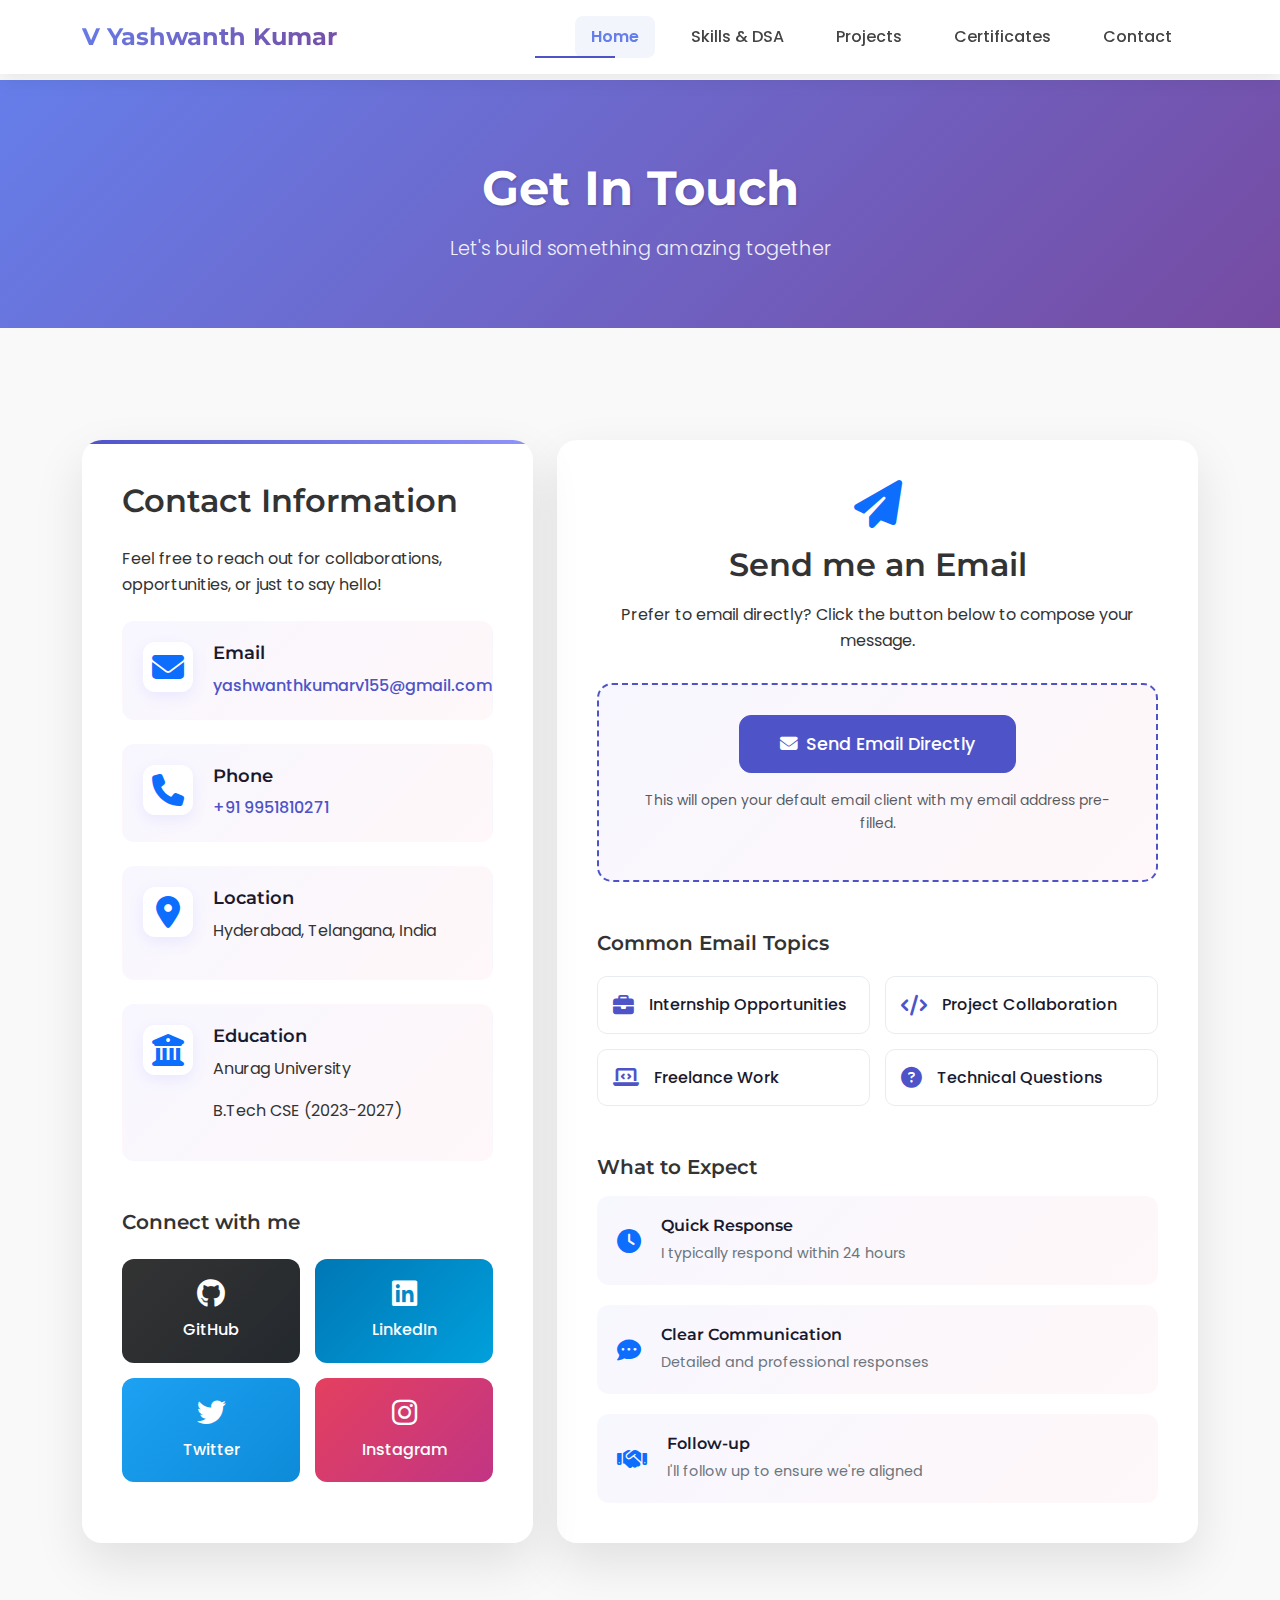
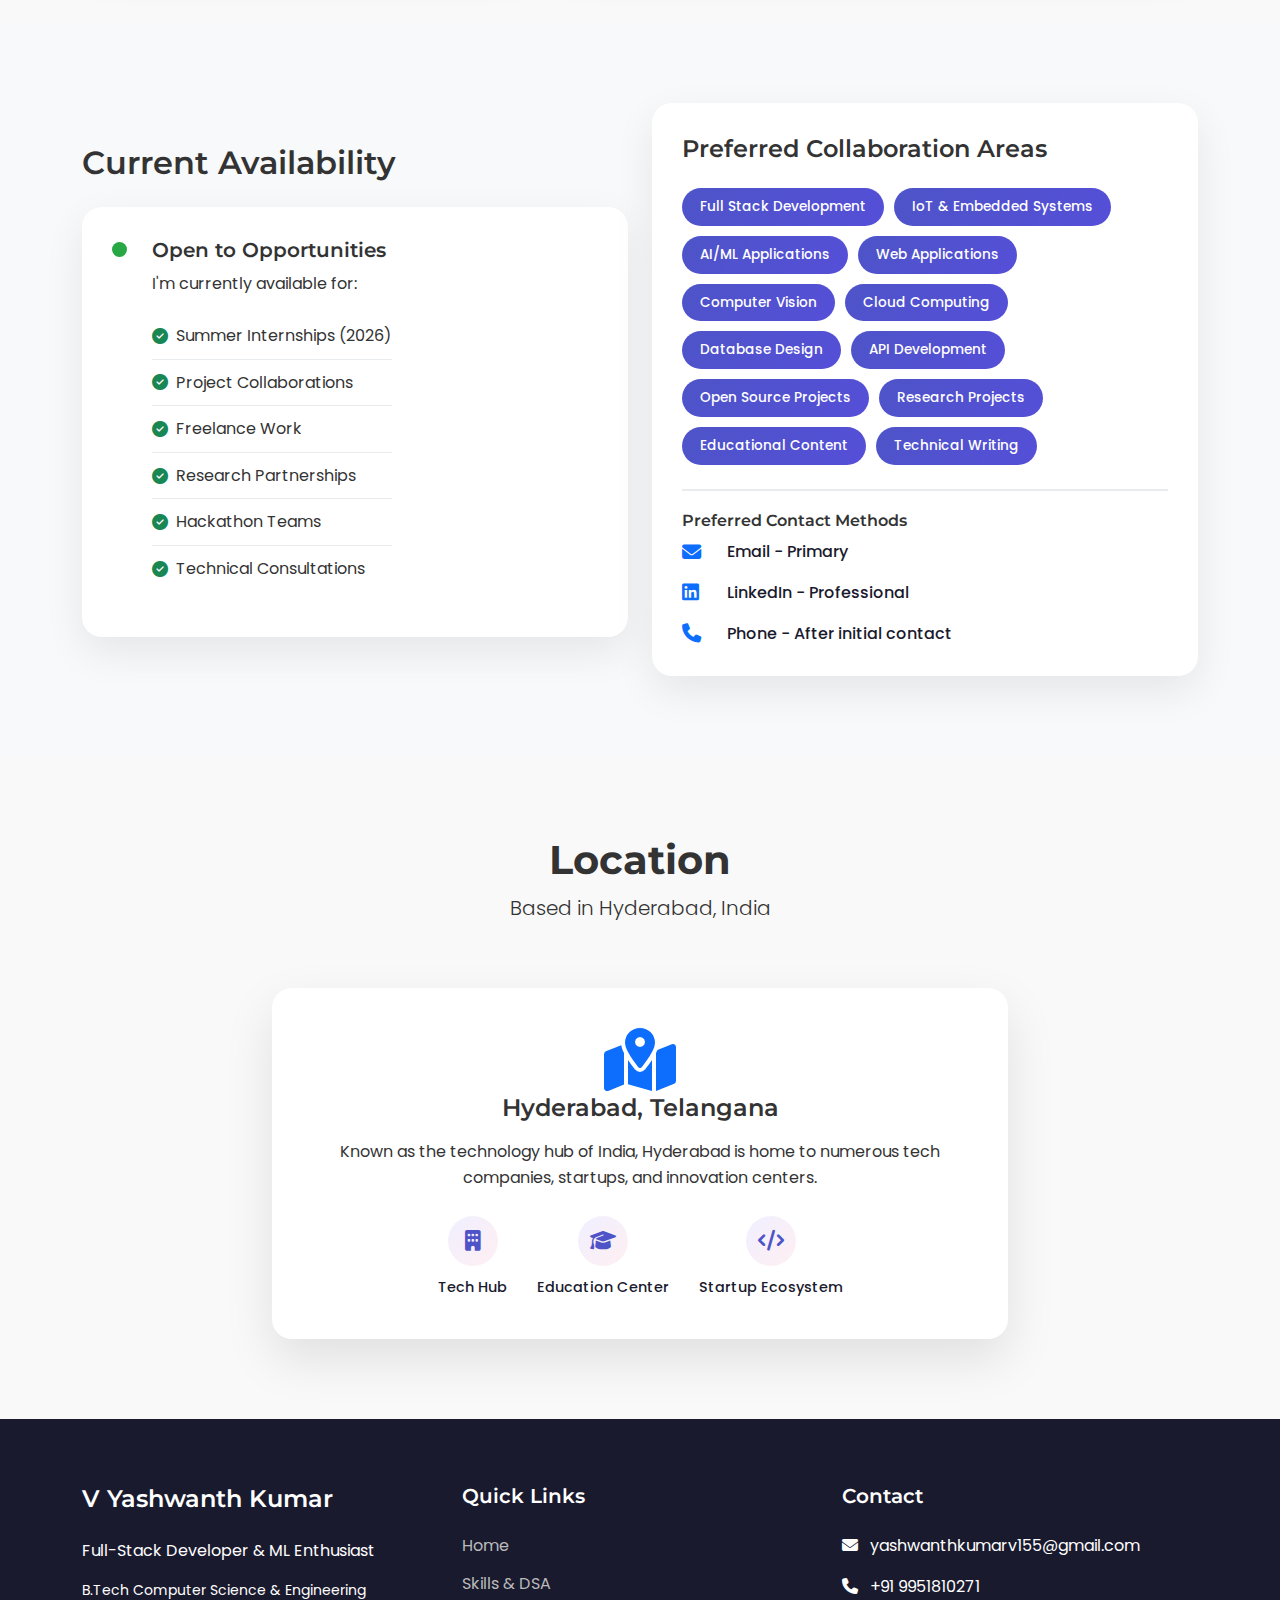
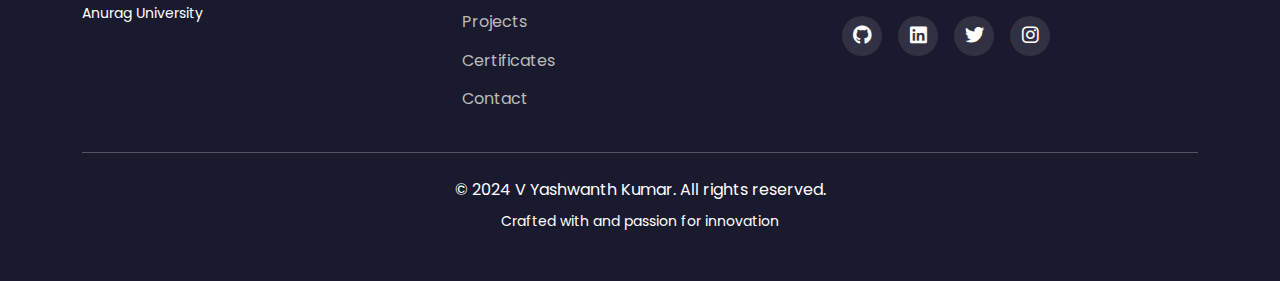
<file: contact.html>
<!DOCTYPE html>
<html lang="en">
<head>
    <meta charset="UTF-8">
    <meta name="viewport" content="width=device-width, initial-scale=1.0">
    <title>Contact | V Yashwanth Kumar</title>
    <link href="https://cdn.jsdelivr.net/npm/bootstrap@5.3.0/dist/css/bootstrap.min.css" rel="stylesheet">
    <link rel="stylesheet" href="https://cdn.jsdelivr.net/npm/bootstrap-icons@1.10.0/font/bootstrap-icons.css">
    <link rel="stylesheet" href="https://cdnjs.cloudflare.com/ajax/libs/font-awesome/6.4.0/css/all.min.css">
    <link href="https://fonts.googleapis.com/css2?family=Poppins:wght@300;400;500;600;700&family=Montserrat:wght@400;500;600;700&display=swap" rel="stylesheet">
    <link rel="stylesheet" href="style.css">
</head>
<style>
    /* Navigation Bar Styles */
    .navbar {
        background: rgba(255, 255, 255, 0.95);
        backdrop-filter: blur(10px);
        box-shadow: 0 5px 20px rgba(0, 0, 0, 0.08);
        padding: 0.8rem 0;
        transition: all 0.4s ease;
    }
    
    .navbar.scrolled {
        padding: 0.5rem 0;
        box-shadow: 0 5px 25px rgba(78, 84, 200, 0.15);
    }
    
    .navbar-brand {
        font-weight: 700;
        font-size: 1.4rem;
        background: linear-gradient(135deg, #667eea 0%, #764ba2 100%);
        -webkit-background-clip: text;
        -webkit-text-fill-color: transparent;
        transition: all 0.3s ease;
    }
    
    .navbar-brand:hover {
        transform: translateY(-2px);
    }
    
    .nav-link {
        font-weight: 500;
        margin: 0 0.3rem;
        padding: 0.5rem 1rem !important;
        border-radius: 8px;
        transition: all 0.3s ease;
        color: #444 !important;
        position: relative;
    }
    
    .nav-link::after {
        content: '';
        position: absolute;
        bottom: 0;
        left: 50%;
        transform: translateX(-50%);
        width: 0;
        height: 2px;
        background: linear-gradient(135deg, #667eea, #764ba2);
        transition: width 0.3s ease;
    }
    
    .nav-link:hover::after {
        width: 70%;
    }
    
    .nav-link:hover {
        color: #667eea !important;
        transform: translateY(-2px);
    }
    
    .nav-link.active {
        color: #667eea !important;
        font-weight: 600;
        background: rgba(102, 126, 234, 0.08);
    }
    
    .nav-link.active::after {
        width: 70%;
    }
    
    .navbar-toggler {
        border: none;
        padding: 0.5rem;
        border-radius: 8px;
        transition: all 0.3s ease;
    }
    
    .navbar-toggler:focus {
        box-shadow: 0 0 0 2px rgba(102, 126, 234, 0.2);
    }
    
    .navbar-toggler:hover {
        background: rgba(102, 126, 234, 0.1);
    }
    
    /* Responsive adjustments for navbar */
    @media (max-width: 991px) {
        .navbar-collapse {
            background: white;
            border-radius: 12px;
            padding: 1rem;
            box-shadow: 0 10px 30px rgba(0, 0, 0, 0.1);
            margin-top: 1rem;
        }
        
        .nav-link {
            margin: 0.2rem 0;
            padding: 0.8rem 1rem !important;
        }
        
        .nav-link:hover {
            background: rgba(102, 126, 234, 0.08);
        }
    }
</style>

<body>
    <!-- Navigation -->
   <!-- Navigation -->
<nav class="navbar navbar-expand-lg navbar-light fixed-top">
    <div class="container">
        <a class="navbar-brand" href="index.html">
            <span class="brand-name">V Yashwanth Kumar</span>
        </a>
        <button class="navbar-toggler" type="button" data-bs-toggle="collapse" data-bs-target="#navbarNav">
            <span class="navbar-toggler-icon"></span>
        </button>
        <div class="collapse navbar-collapse" id="navbarNav">
            <ul class="navbar-nav ms-auto">
                <li class="nav-item">
                    <a class="nav-link active" href="index.html">Home</a>
                </li>
                <li class="nav-item">
                    <a class="nav-link" href="about.html">Skills & DSA</a>
                </li>
                <li class="nav-item">
                    <a class="nav-link" href="projects.html">Projects</a>
                </li>
                <li class="nav-item">
                    <a class="nav-link" href="certificates.html">Certificates</a>
                </li>
                <li class="nav-item">
                    <a class="nav-link" href="contact.html">Contact</a>
                </li>
            </ul>
        </div>
    </div>
</nav>

    <!-- Page Header -->
    <section class="page-header">
        <div class="container">
            <div class="row">
                <div class="col-12 text-center">
                    <h1 class="display-4 fw-bold">Get In Touch</h1>
                    <p class="lead">Let's build something amazing together</p>
                </div>
            </div>
        </div>
    </section>

    <!-- Contact Content -->
    <section class="section-padding">
        <div class="container">
            <div class="row">
                <!-- Contact Information -->
                <div class="col-lg-5 mb-5 mb-lg-0">
                    <div class="contact-info-card">
                        <h2 class="mb-4">Contact Information</h2>
                        <p class="mb-4">Feel free to reach out for collaborations, opportunities, or just to say hello!</p>
                        
                        <div class="contact-item mb-4">
                            <div class="contact-icon">
                                <i class="fas fa-envelope fa-2x text-primary"></i>
                            </div>
                            <div class="contact-details">
                                <h5>Email</h5>
                                <a href="mailto:yashwanthkumarv155@gmail.com" class="email-link">
                                    yashwanthkumarv155@gmail.com
                                </a>
                            </div>
                        </div>
                        
                        <div class="contact-item mb-4">
                            <div class="contact-icon">
                                <i class="fas fa-phone fa-2x text-primary"></i>
                            </div>
                            <div class="contact-details">
                                <h5>Phone</h5>
                                <a href="tel:+919951810271" class="phone-link">
                                    +91 9951810271
                                </a>
                            </div>
                        </div>
                        
                        <div class="contact-item mb-4">
                            <div class="contact-icon">
                                <i class="fas fa-map-marker-alt fa-2x text-primary"></i>
                            </div>
                            <div class="contact-details">
                                <h5>Location</h5>
                                <p>Hyderabad, Telangana, India</p>
                            </div>
                        </div>
                        
                        <div class="contact-item mb-4">
                            <div class="contact-icon">
                                <i class="fas fa-university fa-2x text-primary"></i>
                            </div>
                            <div class="contact-details">
                                <h5>Education</h5>
                                <p>Anurag University</p>
                                <p>B.Tech CSE (2023-2027)</p>
                            </div>
                        </div>
                        
                        <div class="social-contact mt-5">
                            <h5 class="mb-4">Connect with me</h5>
                            <div class="social-icons-grid">
                                <a href="https://github.com/YashwanthChowdaryV" target="_blank" class="social-btn github">
                                    <i class="fab fa-github"></i>
                                    <span>GitHub</span>
                                </a>
                                <a href="https://www.linkedin.com/in/vankayalapati-yashwanth-kumar-730091315/" target="_blank" class="social-btn linkedin">
                                    <i class="fab fa-linkedin"></i>
                                    <span>LinkedIn</span>
                                </a>
                                <a href="https://twitter.com/yourusername" target="_blank" class="social-btn twitter">
                                    <i class="fab fa-twitter"></i>
                                    <span>Twitter</span>
                                </a>
                                <a href="https://instagram.com/__yashwanth.15" target="_blank" class="social-btn instagram">
                                    <i class="fab fa-instagram"></i>
                                    <span>Instagram</span>
                                </a>
                            </div>
                        </div>
                    </div>
                </div>
                
                <!-- Email Direct Section -->
                <div class="col-lg-7">
                    <div class="email-direct-card">
                        <div class="email-header">
                            <i class="fas fa-paper-plane fa-3x text-primary mb-3"></i>
                            <h2 class="mb-3">Send me an Email</h2>
                            <p class="mb-4">Prefer to email directly? Click the button below to compose your message.</p>
                        </div>
                        
                        <div class="email-action">
                            <a href="mailto:yashwanthkumarv155@gmail.com?subject=Portfolio%20Inquiry&body=Hello%20Yashwanth,%0A%0AI%20came%20across%20your%20portfolio%20and%20wanted%20to%20connect..." 
                               class="btn btn-primary btn-lg email-btn">
                                <i class="fas fa-envelope me-2"></i>Send Email Directly
                            </a>
                            <p class="mt-3 small text-muted">
                                This will open your default email client with my email address pre-filled.
                            </p>
                        </div>
                        
                        <div class="email-suggestions mt-5">
                            <h5 class="mb-3">Common Email Topics</h5>
                            <div class="topics-grid">
                                <div class="topic-item" data-topic="internship">
                                    <i class="fas fa-briefcase"></i>
                                    <span>Internship Opportunities</span>
                                </div>
                                <div class="topic-item" data-topic="project">
                                    <i class="fas fa-code"></i>
                                    <span>Project Collaboration</span>
                                </div>
                                <div class="topic-item" data-topic="freelance">
                                    <i class="fas fa-laptop-code"></i>
                                    <span>Freelance Work</span>
                                </div>
                                <div class="topic-item" data-topic="question">
                                    <i class="fas fa-question-circle"></i>
                                    <span>Technical Questions</span>
                                </div>
                            </div>
                        </div>
                        
                        <div class="response-info mt-5">
                            <h5 class="mb-3">What to Expect</h5>
                            <div class="expectation-list">
                                <div class="expectation-item">
                                    <i class="fas fa-clock text-primary"></i>
                                    <div>
                                        <h6>Quick Response</h6>
                                        <p>I typically respond within 24 hours</p>
                                    </div>
                                </div>
                                <div class="expectation-item">
                                    <i class="fas fa-comment-dots text-primary"></i>
                                    <div>
                                        <h6>Clear Communication</h6>
                                        <p>Detailed and professional responses</p>
                                    </div>
                                </div>
                                <div class="expectation-item">
                                    <i class="fas fa-handshake text-primary"></i>
                                    <div>
                                        <h6>Follow-up</h6>
                                        <p>I'll follow up to ensure we're aligned</p>
                                    </div>
                                </div>
                            </div>
                        </div>
                    </div>
                </div>
            </div>
        </div>
    </section>

    <!-- Availability Section -->
    <section class="section-padding bg-light">
        <div class="container">
            <div class="row align-items-center">
                <div class="col-lg-6">
                    <h2 class="mb-4">Current Availability</h2>
                    <div class="availability-status">
                        <div class="status-indicator available"></div>
                        <div class="status-content">
                            <h5>Open to Opportunities</h5>
                            <p class="mb-3">I'm currently available for:</p>
                            <ul class="opportunity-list">
                                <li><i class="fas fa-check-circle text-success me-2"></i>Summer Internships (2026)</li>
                                <li><i class="fas fa-check-circle text-success me-2"></i>Project Collaborations</li>
                                <li><i class="fas fa-check-circle text-success me-2"></i>Freelance Work</li>
                                <li><i class="fas fa-check-circle text-success me-2"></i>Research Partnerships</li>
                                <li><i class="fas fa-check-circle text-success me-2"></i>Hackathon Teams</li>
                                <li><i class="fas fa-check-circle text-success me-2"></i>Technical Consultations</li>
                            </ul>
                        </div>
                    </div>
                </div>
                <div class="col-lg-6">
                    <div class="availability-card">
                        <h4 class="mb-4">Preferred Collaboration Areas</h4>
                        <div class="tags-container">
                            <span class="collab-tag">Full Stack Development</span>
                            <span class="collab-tag">IoT & Embedded Systems</span>
                            <span class="collab-tag">AI/ML Applications</span>
                            <span class="collab-tag">Web Applications</span>
                            <span class="collab-tag">Computer Vision</span>
                            <span class="collab-tag">Cloud Computing</span>
                            <span class="collab-tag">Database Design</span>
                            <span class="collab-tag">API Development</span>
                            <span class="collab-tag">Open Source Projects</span>
                            <span class="collab-tag">Research Projects</span>
                            <span class="collab-tag">Educational Content</span>
                            <span class="collab-tag">Technical Writing</span>
                        </div>
                        <div class="contact-preference mt-4">
                            <h6 class="mb-2">Preferred Contact Methods</h6>
                            <div class="preference-list">
                                <div class="preference-item">
                                    <i class="fas fa-envelope text-primary"></i>
                                    <span>Email - Primary</span>
                                </div>
                                <div class="preference-item">
                                    <i class="fab fa-linkedin text-primary"></i>
                                    <span>LinkedIn - Professional</span>
                                </div>
                                <div class="preference-item">
                                    <i class="fas fa-phone text-primary"></i>
                                    <span>Phone - After initial contact</span>
                                </div>
                            </div>
                        </div>
                    </div>
                </div>
            </div>
        </div>
    </section>

    <!-- Location Section -->
    <section class="section-padding">
        <div class="container">
            <div class="row">
                <div class="col-12 text-center mb-5">
                    <h2 class="display-6 fw-bold">Location</h2>
                    <p class="lead">Based in Hyderabad, India</p>
                </div>
                <div class="col-lg-8 mx-auto">
                    <div class="location-card">
                        <div class="location-content">
                            <div class="location-icon">
                                <i class="fas fa-map-marked-alt fa-4x text-primary"></i>
                            </div>
                            <div class="location-info">
                                <h4 class="mb-3">Hyderabad, Telangana</h4>
                                <p class="mb-3">Known as the technology hub of India, Hyderabad is home to numerous tech companies, startups, and innovation centers.</p>
                                <div class="location-highlights">
                                    <div class="highlight">
                                        <i class="fas fa-building"></i>
                                        <span>Tech Hub</span>
                                    </div>
                                    <div class="highlight">
                                        <i class="fas fa-graduation-cap"></i>
                                        <span>Education Center</span>
                                    </div>
                                    <div class="highlight">
                                        <i class="fas fa-code"></i>
                                        <span>Startup Ecosystem</span>
                                    </div>
                                </div>
                            </div>
                        </div>
                    </div>
                </div>
            </div>
        </div>
    </section>

    <!-- Footer -->
    <footer class="footer">
        <div class="container">
            <div class="row">
                <div class="col-lg-4">
                    <h4>V Yashwanth Kumar</h4>
                    <p>Full-Stack Developer & ML Enthusiast</p>
                    <p class="small">B.Tech Computer Science & Engineering<br>Anurag University</p>
                </div>
                <div class="col-lg-4">
                    <h5>Quick Links</h5>
                    <ul class="footer-links">
                        <li><a href="index.html">Home</a></li>
                        <li><a href="about.html">Skills & DSA</a></li>
                        <li><a href="projects.html">Projects</a></li>
                        <li><a href="certificates.html">Certificates</a></li>
                        <li><a href="contact.html">Contact</a></li>
                    </ul>
                </div>
                <div class="col-lg-4">
                    <h5>Contact</h5>
                    <p><i class="fas fa-envelope me-2"></i> yashwanthkumarv155@gmail.com</p>
                    <p><i class="fas fa-phone me-2"></i> +91 9951810271</p>
                    <div class="social-links">
                        <a href="https://github.com/YashwanthChowdaryV" target="_blank" class="social-icon"><i class="fab fa-github"></i></a>
                        <a href="https://linkedin.com/in/www.linkedin.com/in/vankayalapati-yashwanth-kumar-730091315/" target="_blank" class="social-icon"><i class="fab fa-linkedin"></i></a>
                        <a href="https://twitter.com/yourusername" target="_blank" class="social-icon"><i class="fab fa-twitter"></i></a>
                        <a href="https://instagram.com/__yashwanth.15" target="_blank" class="social-icon"><i class="fab fa-instagram"></i></a>
                    </div>
                </div>
            </div>
            <hr class="my-4">
            <div class="row">
                <div class="col-12 text-center">
                    <p class="mb-0">&copy; 2024 V Yashwanth Kumar. All rights reserved.</p>
                    <p class="mt-2 small">Crafted with  and passion for innovation</p>
                </div>
            </div>
        </div>
    </footer>
<script>
    // Navbar scroll effect
    window.addEventListener('scroll', function() {
        const navbar = document.querySelector('.navbar');
        if (window.scrollY > 50) {
            navbar.classList.add('scrolled');
        } else {
            navbar.classList.remove('scrolled');
        }
    });
</script>
    <script src="https://cdn.jsdelivr.net/npm/bootstrap@5.3.0/dist/js/bootstrap.bundle.min.js"></script>
    <script src="script.js"></script>
    
</body>

</html>
</file>
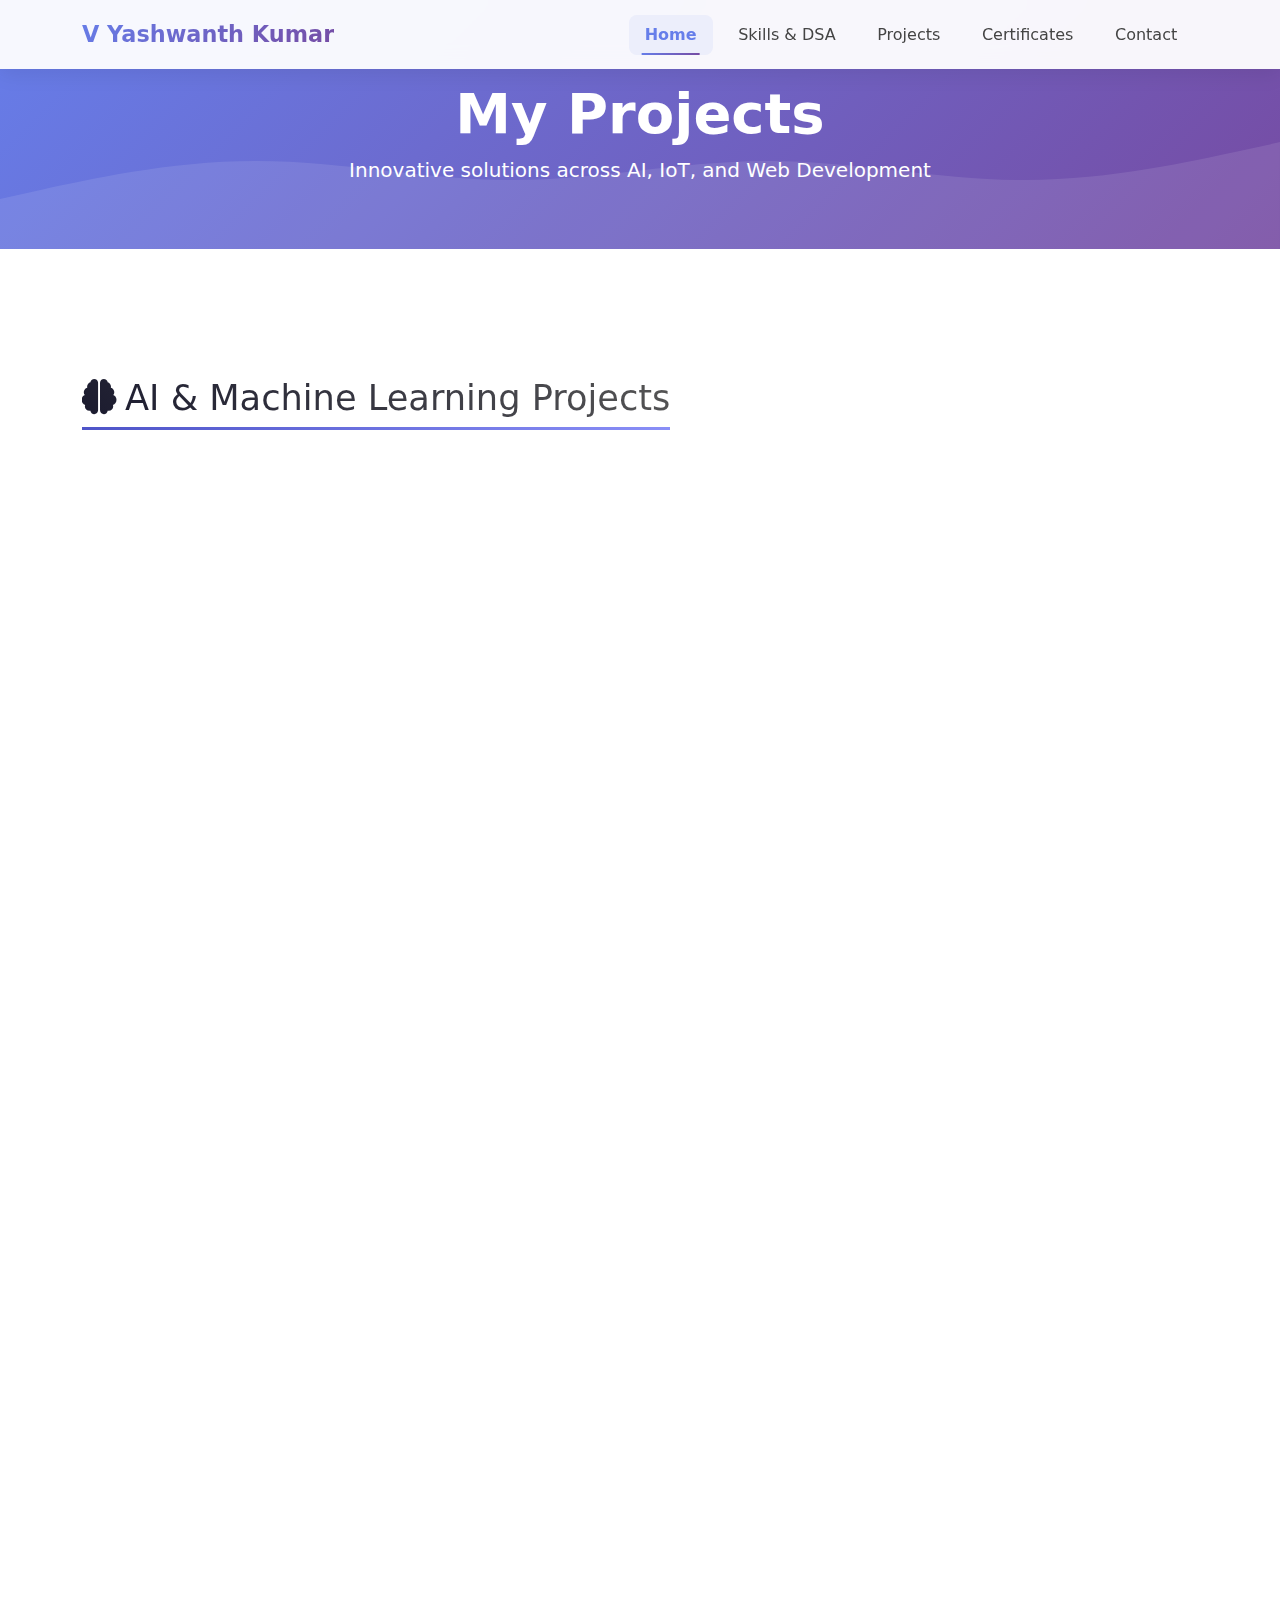
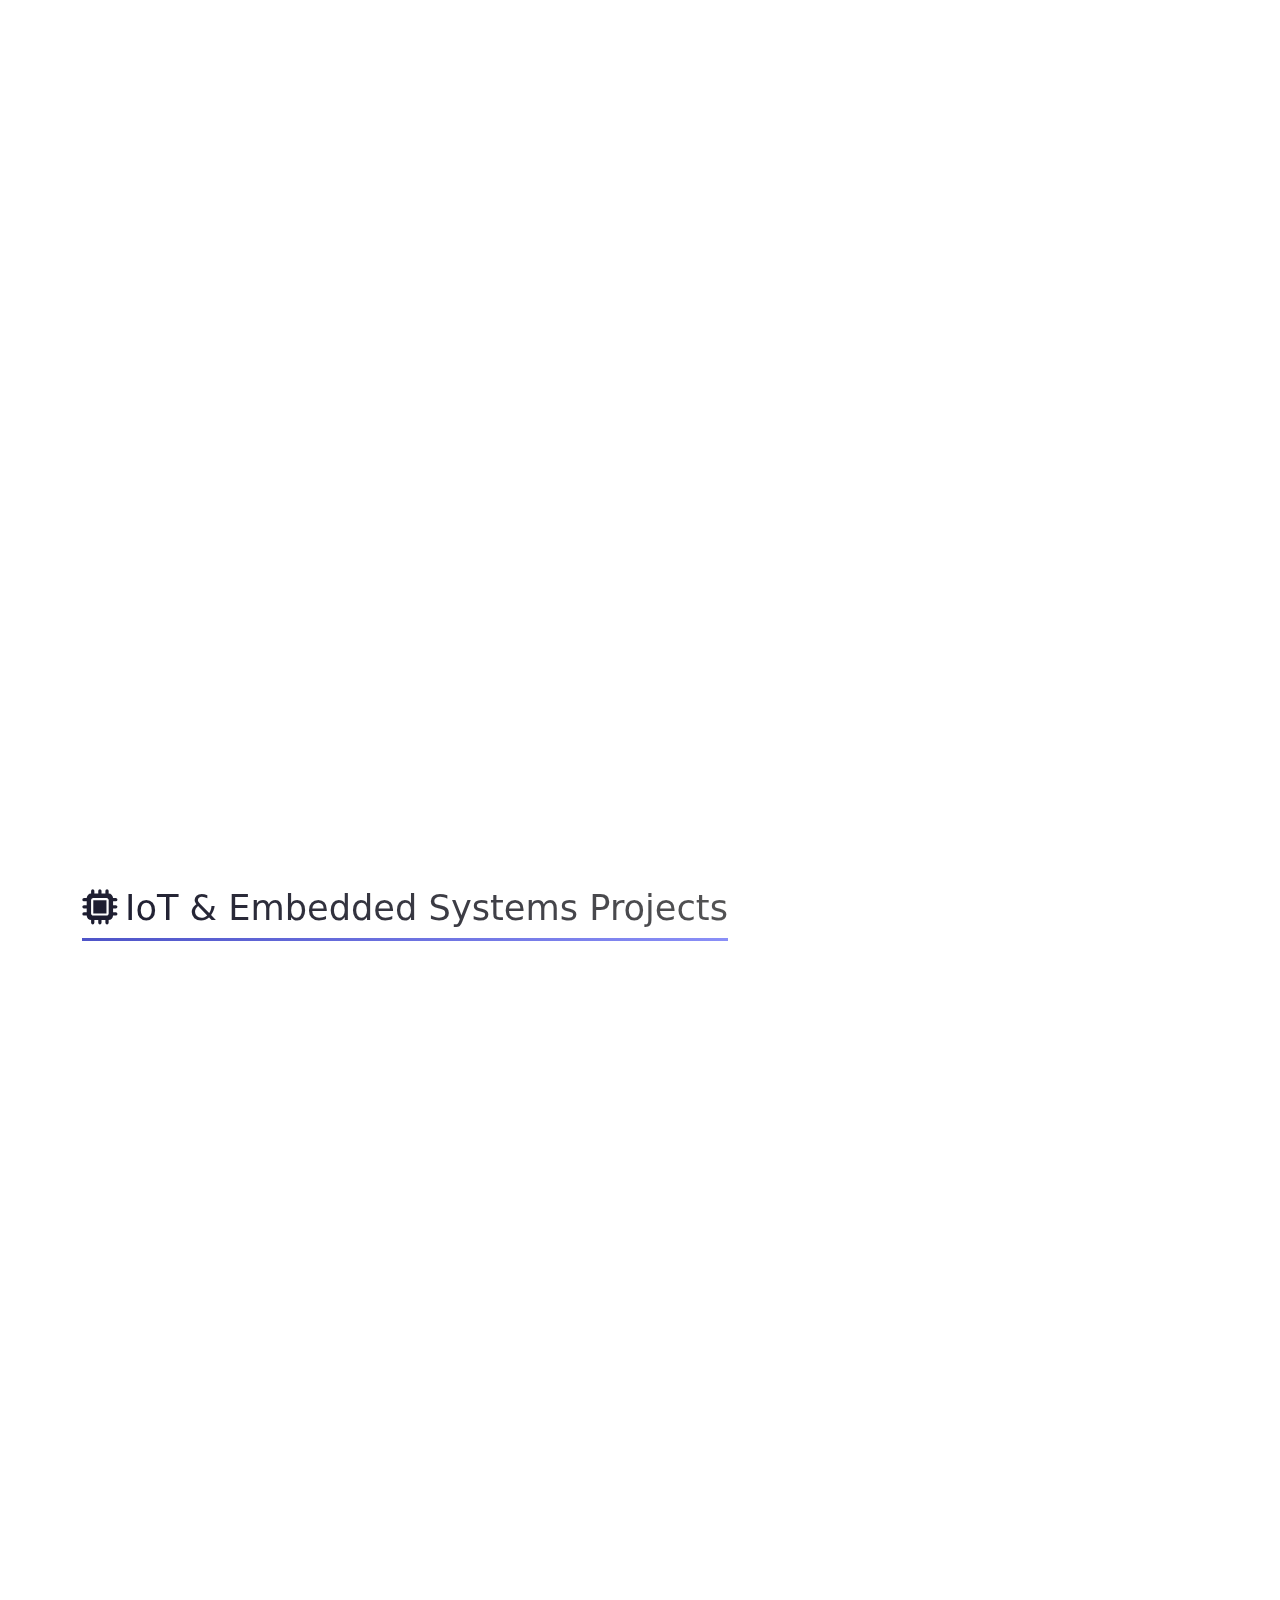
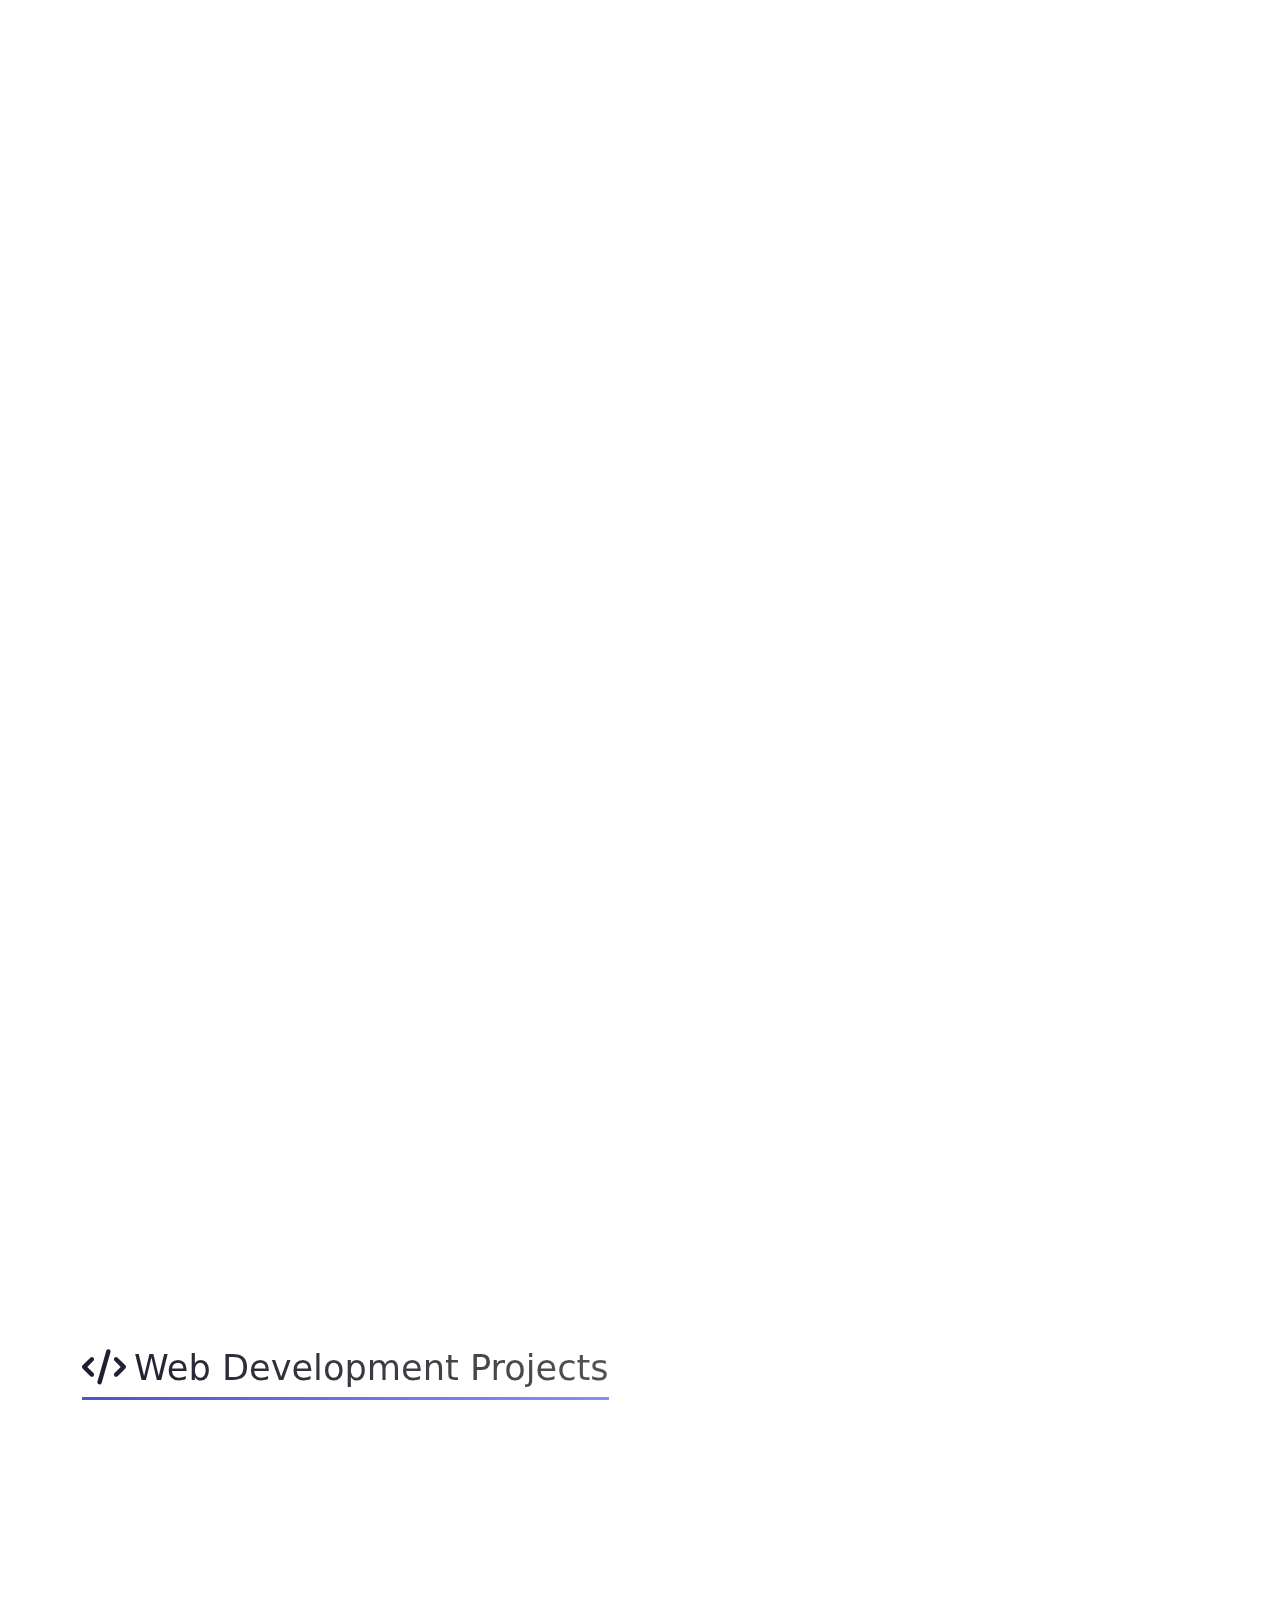
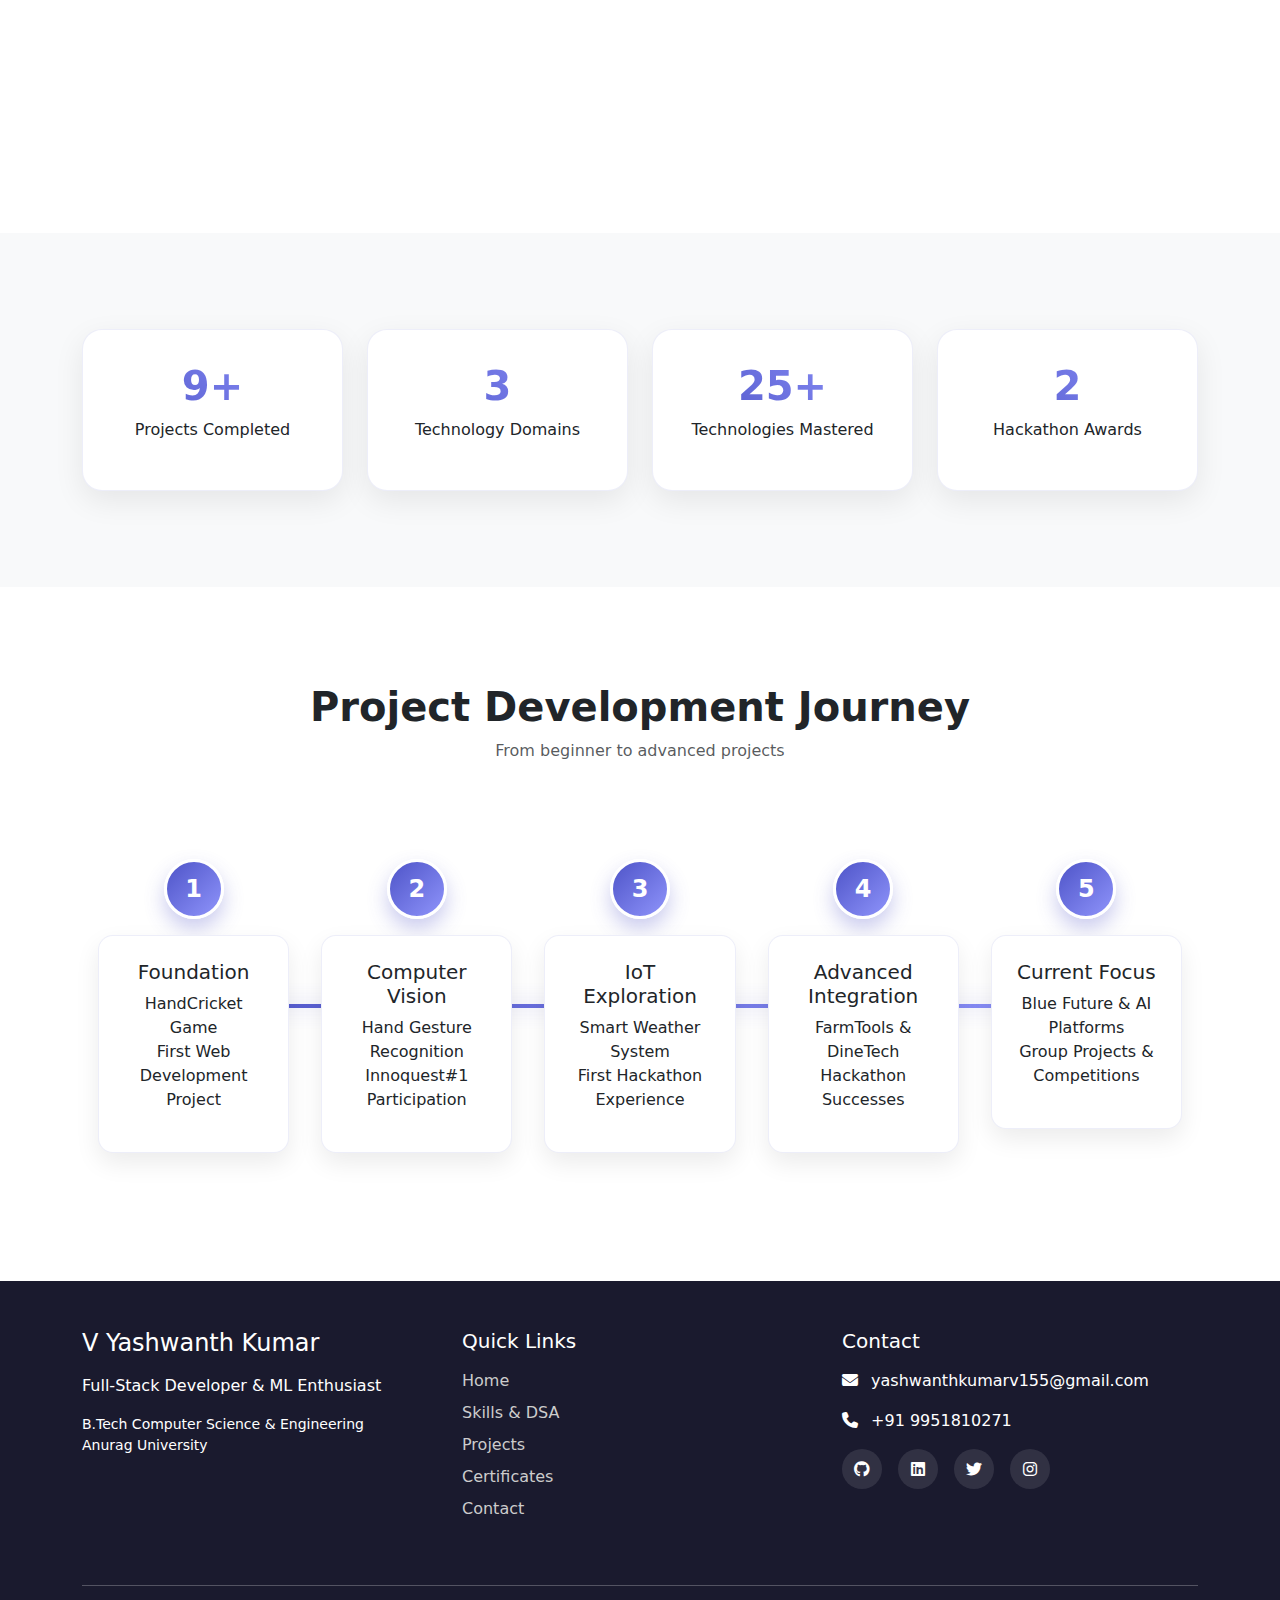
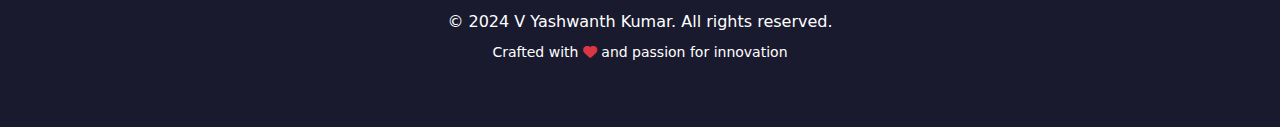
<file: projects.html>
<!DOCTYPE html>
<html lang="en">
<head>
    <meta charset="UTF-8">
    <meta name="viewport" content="width=device-width, initial-scale=1.0">
    <title>Projects | V Yashwanth Kumar</title>
    <link href="https://cdn.jsdelivr.net/npm/bootstrap@5.3.0/dist/css/bootstrap.min.css" rel="stylesheet">
    <link rel="stylesheet" href="https://cdn.jsdelivr.net/npm/bootstrap-icons@1.10.0/font/bootstrap-icons.css">
    <link rel="stylesheet" href="https://cdnjs.cloudflare.com/ajax/libs/font-awesome/6.4.0/css/all.min.css">
    <link href="https://fonts.googleapis.com/css2?family=Poppins:wght@300;400;500;600;700&family=Montserrat:wght@400;500;600;700&display=swap" rel="stylesheet">
    <link rel="stylesheet" href="https://cdnjs.cloudflare.com/ajax/libs/animate.css/4.1.1/animate.min.css">
    <style>
        /* Custom Animation Styles */
        :root {
            --primary-color: #4e54c8;
            --secondary-color: #8f94fb;
            --dark-color: #1a1a2e;
            --light-color: #f8f9fa;
            --success-color: #28a745;
            --info-color: #17a2b8;
            --warning-color: #ffc107;
            --danger-color: #dc3545;
            --purple-color: #6f42c1;
            --blue-color: #0d6efd;
        }

        /* Page Header Animations */
        .page-header {
            padding: 5rem 0 3rem;
            background: linear-gradient(135deg, #667eea 0%, #764ba2 100%);
            color: white;
            margin-bottom: 2rem;
            position: relative;
            overflow: hidden;
        }

        .page-header::before {
            content: '';
            position: absolute;
            top: 0;
            left: 0;
            right: 0;
            bottom: 0;
            background: url('data:image/svg+xml,<svg xmlns="http://www.w3.org/2000/svg" viewBox="0 0 1440 320"><path fill="rgba(255,255,255,0.1)" d="M0,224L48,213.3C96,203,192,181,288,181.3C384,181,480,203,576,202.7C672,203,768,181,864,181.3C960,181,1056,203,1152,202.7C1248,203,1344,181,1392,170.7L1440,160L1440,320L1392,320C1344,320,1248,320,1152,320C1056,320,960,320,864,320C768,320,672,320,576,320C480,320,384,320,288,320C192,320,96,320,48,320L0,320Z"></path></svg>');
            background-size: cover;
            animation: wave 20s linear infinite;
        }

        @keyframes wave {
            0% { transform: translateX(0); }
            100% { transform: translateX(-100%); }
        }

        /* Project Cards with Enhanced Animations */
        .project-card {
            margin-bottom: 2rem;
            opacity: 0;
            transform: translateY(50px);
            animation: slideUp 0.8s ease forwards;
        }

        @keyframes slideUp {
            to {
                opacity: 1;
                transform: translateY(0);
            }
        }

        .project-card-inner {
            background: white;
            border-radius: 20px;
            overflow: hidden;
            box-shadow: 0 15px 35px rgba(0, 0, 0, 0.08);
            transition: all 0.5s cubic-bezier(0.175, 0.885, 0.32, 1.275);
            height: 100%;
            border: 1px solid rgba(78, 84, 200, 0.1);
            position: relative;
            overflow: hidden;
        }

        .project-card-inner::before {
            content: '';
            position: absolute;
            top: 0;
            left: -100%;
            width: 100%;
            height: 100%;
            background: linear-gradient(90deg, transparent, rgba(78, 84, 200, 0.05), transparent);
            transition: 0.5s;
        }

        .project-card-inner:hover::before {
            left: 100%;
        }

        .project-card-inner:hover {
            transform: translateY(-15px) scale(1.02);
            box-shadow: 0 25px 50px rgba(78, 84, 200, 0.15);
        }

        .project-header {
            padding: 1.5rem 1.5rem 0.5rem;
            display: flex;
            justify-content: space-between;
            align-items: center;
        }

        .project-badge {
            background: linear-gradient(45deg, var(--primary-color), var(--secondary-color));
            color: white;
            padding: 0.4rem 1.2rem;
            border-radius: 50px;
            font-size: 0.85rem;
            font-weight: 600;
            letter-spacing: 0.5px;
            box-shadow: 0 4px 15px rgba(78, 84, 200, 0.3);
            animation: pulse 2s infinite;
        }

        @keyframes pulse {
            0%, 100% { transform: scale(1); }
            50% { transform: scale(1.05); }
        }

        .project-date {
            color: #666;
            font-size: 0.9rem;
            font-weight: 500;
            background: rgba(0, 0, 0, 0.05);
            padding: 0.3rem 0.8rem;
            border-radius: 15px;
        }

        .project-image {
            padding: 0 1.5rem;
            position: relative;
            overflow: hidden;
        }

        .image-placeholder {
            height: 220px;
            border-radius: 15px;
            display: flex;
            align-items: center;
            justify-content: center;
            margin: 1rem 0;
            position: relative;
            overflow: hidden;
            transition: all 0.5s ease;
        }

        .image-placeholder::before {
            content: '';
            position: absolute;
            top: 0;
            left: 0;
            right: 0;
            bottom: 0;
            background: linear-gradient(45deg, rgba(0,0,0,0.2), transparent);
            opacity: 0;
            transition: opacity 0.5s ease;
        }

        .project-card-inner:hover .image-placeholder::before {
            opacity: 1;
        }

        .project-card-inner:hover .image-placeholder i {
            transform: scale(1.1) rotate(5deg);
        }

        .image-placeholder i {
            transition: all 0.5s ease;
            filter: drop-shadow(0 5px 15px rgba(0,0,0,0.2));
        }

        /* Gradient backgrounds */
        .bg-primary-gradient { background: linear-gradient(45deg, #4e54c8, #8f94fb); }
        .bg-success-gradient { background: linear-gradient(45deg, #28a745, #20c997); }
        .bg-info-gradient { background: linear-gradient(45deg, #17a2b8, #0dcaf0); }
        .bg-warning-gradient { background: linear-gradient(45deg, #ffc107, #ffca2c); }
        .bg-danger-gradient { background: linear-gradient(45deg, #dc3545, #fd7e14); }
        .bg-purple-gradient { background: linear-gradient(45deg, #6f42c1, #a370f7); }
        .bg-blue-gradient { background: linear-gradient(45deg, #0d6efd, #0dcaf0); }

        .project-content {
            padding: 1.5rem;
        }

        .project-content h3 {
            font-size: 1.5rem;
            margin-bottom: 1rem;
            color: var(--dark-color);
            background: linear-gradient(45deg, var(--dark-color), #444);
            -webkit-background-clip: text;
            -webkit-text-fill-color: transparent;
            transition: all 0.3s ease;
        }

        .project-card-inner:hover .project-content h3 {
            background: linear-gradient(45deg, var(--primary-color), var(--secondary-color));
            -webkit-background-clip: text;
            -webkit-text-fill-color: transparent;
        }

        .project-description {
            color: #666;
            margin-bottom: 1.5rem;
            font-size: 1rem;
            line-height: 1.6;
        }

        .project-preview {
            background: linear-gradient(145deg, #f8f9fa, #e9ecef);
            border-radius: 15px;
            padding: 1.5rem;
            margin-bottom: 1.5rem;
            box-shadow: inset 2px 2px 5px rgba(0,0,0,0.05);
        }

        .preview-section {
            margin-bottom: 1.2rem;
            animation: fadeIn 0.8s ease forwards;
        }

        .preview-section h6 {
            color: var(--primary-color);
            font-size: 0.95rem;
            margin-bottom: 0.5rem;
            display: flex;
            align-items: center;
        }

        .preview-section p {
            font-size: 0.9rem;
            color: #555;
            margin-bottom: 0;
            padding-left: 1.5rem;
        }

        .tech-stack {
            display: flex;
            flex-wrap: wrap;
            gap: 0.5rem;
            margin-top: 0.5rem;
        }

        .tech-tag {
            background: white;
            border: 1px solid rgba(78, 84, 200, 0.2);
            padding: 0.4rem 1rem;
            border-radius: 20px;
            font-size: 0.85rem;
            color: var(--primary-color);
            font-weight: 500;
            transition: all 0.3s ease;
            box-shadow: 0 3px 10px rgba(78, 84, 200, 0.1);
        }

        .tech-tag:hover {
            background: var(--primary-color);
            color: white;
            transform: translateY(-2px);
            box-shadow: 0 5px 15px rgba(78, 84, 200, 0.2);
        }

        .read-more-btn {
            width: 100%;
            padding: 1rem;
            font-weight: 600;
            border-radius: 12px;
            background: linear-gradient(45deg, var(--primary-color), var(--secondary-color));
            border: none;
            transition: all 0.3s ease;
            position: relative;
            overflow: hidden;
            box-shadow: 0 5px 15px rgba(78, 84, 200, 0.3);
        }

        .read-more-btn::before {
            content: '';
            position: absolute;
            top: 0;
            left: -100%;
            width: 100%;
            height: 100%;
            background: linear-gradient(90deg, transparent, rgba(255,255,255,0.3), transparent);
            transition: 0.5s;
        }

        .read-more-btn:hover::before {
            left: 100%;
        }

        .read-more-btn:hover {
            transform: translateY(-3px);
            box-shadow: 0 8px 25px rgba(78, 84, 200, 0.4);
        }

        /* Category Titles */
        .category-title {
            font-size: 2.2rem;
            color: var(--dark-color);
            padding-bottom: 0.5rem;
            border-bottom: 3px solid transparent;
            border-image: linear-gradient(45deg, var(--primary-color), var(--secondary-color)) 1;
            display: inline-block;
            background: linear-gradient(45deg, var(--dark-color), #555);
            -webkit-background-clip: text;
            -webkit-text-fill-color: transparent;
            position: relative;
            overflow: hidden;
        }

        .category-title::after {
            content: '';
            position: absolute;
            bottom: -3px;
            left: 0;
            width: 100%;
            height: 3px;
            background: linear-gradient(45deg, var(--primary-color), var(--secondary-color));
            transform: scaleX(0);
            transform-origin: right;
            transition: transform 0.5s ease;
        }

        .category-title:hover::after {
            transform: scaleX(1);
            transform-origin: left;
        }

        /* Project Statistics */
        .project-stat {
            padding: 2rem;
            background: white;
            border-radius: 20px;
            box-shadow: 0 10px 30px rgba(0, 0, 0, 0.08);
            transition: all 0.3s ease;
            border: 1px solid rgba(78, 84, 200, 0.1);
        }

        .project-stat:hover {
            transform: translateY(-10px);
            box-shadow: 0 20px 40px rgba(78, 84, 200, 0.15);
        }

        .project-stat h3 {
            color: var(--primary-color);
            margin-bottom: 0.5rem;
            background: linear-gradient(45deg, var(--primary-color), var(--secondary-color));
            -webkit-background-clip: text;
            -webkit-text-fill-color: transparent;
        }

        /* Development Timeline */
        .timeline-horizontal {
            display: flex;
            justify-content: space-between;
            position: relative;
            padding: 2rem 0;
        }

        .timeline-horizontal::before {
            content: '';
            position: absolute;
            top: 50%;
            left: 5%;
            right: 5%;
            height: 4px;
            background: linear-gradient(90deg, var(--primary-color), var(--secondary-color));
            transform: translateY(-50%);
            z-index: 1;
            border-radius: 2px;
            box-shadow: 0 0 20px rgba(78, 84, 200, 0.3);
        }

        .timeline-step {
            position: relative;
            z-index: 2;
            text-align: center;
            flex: 1;
            padding: 0 1rem;
        }

        .step-number {
            width: 60px;
            height: 60px;
            background: linear-gradient(135deg, var(--primary-color), var(--secondary-color));
            border-radius: 50%;
            display: flex;
            align-items: center;
            justify-content: center;
            font-size: 1.5rem;
            font-weight: bold;
            color: white;
            margin: 0 auto 1rem;
            box-shadow: 0 10px 20px rgba(78, 84, 200, 0.3);
            transition: all 0.3s ease;
            border: 3px solid white;
        }

        .timeline-step:hover .step-number {
            transform: scale(1.2) rotate(360deg);
            box-shadow: 0 15px 30px rgba(78, 84, 200, 0.4);
        }

        .step-content {
            background: white;
            padding: 1.5rem;
            border-radius: 15px;
            box-shadow: 0 10px 25px rgba(0, 0, 0, 0.08);
            transition: all 0.3s ease;
            border: 1px solid rgba(78, 84, 200, 0.1);
        }

        .timeline-step:hover .step-content {
            transform: translateY(-5px);
            box-shadow: 0 15px 35px rgba(78, 84, 200, 0.15);
        }

        /* Modal Enhancements */
        .modal-content {
            border-radius: 25px;
            border: none;
            box-shadow: 0 25px 75px rgba(0, 0, 0, 0.3);
            overflow: hidden;
            animation: modalSlideUp 0.5s cubic-bezier(0.175, 0.885, 0.32, 1.275);
        }

        @keyframes modalSlideUp {
            from {
                opacity: 0;
                transform: translateY(50px) scale(0.9);
            }
            to {
                opacity: 1;
                transform: translateY(0) scale(1);
            }
        }

        .modal-header {
            background: linear-gradient(135deg, var(--primary-color), var(--secondary-color));
            color: white;
            border-radius: 25px 25px 0 0;
            padding: 2rem;
            border-bottom: none;
        }

        .modal-body {
            padding: 2.5rem;
            max-height: 70vh;
            overflow-y: auto;
        }

        /* Section Padding */
        .section-padding {
            padding: 6rem 0;
            position: relative;
        }

    .navbar {
        background: rgba(255, 255, 255, 0.95);
        backdrop-filter: blur(10px);
        box-shadow: 0 5px 20px rgba(0, 0, 0, 0.08);
        padding: 0.8rem 0;
        transition: all 0.4s ease;
    }
    
    .navbar.scrolled {
        padding: 0.5rem 0;
        box-shadow: 0 5px 25px rgba(78, 84, 200, 0.15);
    }
    
    .navbar-brand {
        font-weight: 700;
        font-size: 1.4rem;
        background: linear-gradient(135deg, #667eea 0%, #764ba2 100%);
        -webkit-background-clip: text;
        -webkit-text-fill-color: transparent;
        transition: all 0.3s ease;
    }
    
    .navbar-brand:hover {
        transform: translateY(-2px);
    }
    
    .nav-link {
        font-weight: 500;
        margin: 0 0.3rem;
        padding: 0.5rem 1rem !important;
        border-radius: 8px;
        transition: all 0.3s ease;
        color: #444 !important;
        position: relative;
    }
    
    .nav-link::after {
        content: '';
        position: absolute;
        bottom: 0;
        left: 50%;
        transform: translateX(-50%);
        width: 0;
        height: 2px;
        background: linear-gradient(135deg, #667eea, #764ba2);
        transition: width 0.3s ease;
    }
    
    .nav-link:hover::after {
        width: 70%;
    }
    
    .nav-link:hover {
        color: #667eea !important;
        transform: translateY(-2px);
    }
    
    .nav-link.active {
        color: #667eea !important;
        font-weight: 600;
        background: rgba(102, 126, 234, 0.08);
    }
    
    .nav-link.active::after {
        width: 70%;
    }
    
    .navbar-toggler {
        border: none;
        padding: 0.5rem;
        border-radius: 8px;
        transition: all 0.3s ease;
    }
    
    .navbar-toggler:focus {
        box-shadow: 0 0 0 2px rgba(102, 126, 234, 0.2);
    }
    
    .navbar-toggler:hover {
        background: rgba(102, 126, 234, 0.1);
    }
    
    /* Responsive adjustments for navbar */
    @media (max-width: 991px) {
        .navbar-collapse {
            background: white;
            border-radius: 12px;
            padding: 1rem;
            box-shadow: 0 10px 30px rgba(0, 0, 0, 0.1);
            margin-top: 1rem;
        }
        
        .nav-link {
            margin: 0.2rem 0;
            padding: 0.8rem 1rem !important;
        }
        
        .nav-link:hover {
            background: rgba(102, 126, 234, 0.08);
        }
    }

        /* Footer Styles */
        .footer {
            background: #1a1a2e;
            color: white;
            padding: 3rem 0;
        }

        .footer h4, .footer h5 {
            color: white;
            margin-bottom: 1rem;
        }

        .footer-links {
            list-style: none;
            padding: 0;
        }

        .footer-links li {
            margin-bottom: 0.5rem;
        }

        .footer-links a {
            color: #ccc;
            text-decoration: none;
            transition: color 0.3s;
        }

        .footer-links a:hover {
            color: #8f94fb;
        }

        .social-links {
            display: flex;
            gap: 1rem;
            margin-top: 1rem;
        }

        .social-icon {
            display: inline-flex;
            align-items: center;
            justify-content: center;
            width: 40px;
            height: 40px;
            background: rgba(255, 255, 255, 0.1);
            border-radius: 50%;
            color: white;
            text-decoration: none;
            transition: all 0.3s;
        }

        .social-icon:hover {
            background: #8f94fb;
            transform: translateY(-3px);
        }

        /* Responsive Design */
        @media (max-width: 992px) {
            .timeline-horizontal {
                flex-direction: column;
                align-items: center;
                gap: 2rem;
            }
            
            .timeline-horizontal::before {
                display: none;
            }
            
            .timeline-step {
                width: 100%;
                max-width: 400px;
            }

            .page-header h1 {
                font-size: 2.5rem;
            }
        }

        @media (max-width: 768px) {
            .section-padding {
                padding: 4rem 0;
            }
            
            .project-stat {
                padding: 1.5rem;
            }
            
            .page-header {
                padding: 4rem 0 2rem;
            }
            
            .page-header h1 {
                font-size: 2rem;
            }
        }

        /* Animation Delays */
        .project-card:nth-child(1) { animation-delay: 0.1s; }
        .project-card:nth-child(2) { animation-delay: 0.2s; }
        .project-card:nth-child(3) { animation-delay: 0.3s; }
        .project-card:nth-child(4) { animation-delay: 0.4s; }
        .project-card:nth-child(5) { animation-delay: 0.5s; }
        .project-card:nth-child(6) { animation-delay: 0.6s; }
        .project-card:nth-child(7) { animation-delay: 0.7s; }
        .project-card:nth-child(8) { animation-delay: 0.8s; }
    </style>
</head>
<body>
    <!-- Navigation -->
<nav class="navbar navbar-expand-lg navbar-light fixed-top">
    <div class="container">
        <a class="navbar-brand" href="index.html">
            <span class="brand-name">V Yashwanth Kumar</span>
        </a>
        <button class="navbar-toggler" type="button" data-bs-toggle="collapse" data-bs-target="#navbarNav">
            <span class="navbar-toggler-icon"></span>
        </button>
        <div class="collapse navbar-collapse" id="navbarNav">
            <ul class="navbar-nav ms-auto">
                <li class="nav-item">
                    <a class="nav-link active" href="index.html">Home</a>
                </li>
                <li class="nav-item">
                    <a class="nav-link" href="about.html">Skills & DSA</a>
                </li>
                <li class="nav-item">
                    <a class="nav-link" href="projects.html">Projects</a>
                </li>
                <li class="nav-item">
                    <a class="nav-link" href="certificates.html">Certificates</a>
                </li>
                <li class="nav-item">
                    <a class="nav-link" href="contact.html">Contact</a>
                </li>
            </ul>
        </div>
    </div>
</nav>

    <!-- Page Header -->
    <section class="page-header">
        <div class="container">
            <div class="row">
                <div class="col-12 text-center">
                    <h1 class="display-4 fw-bold animate__animated animate__fadeInDown">My Projects</h1>
                    <p class="lead animate__animated animate__fadeInUp">Innovative solutions across AI, IoT, and Web Development</p>
                </div>
            </div>
        </div>
    </section>

    <!-- Projects Grid -->
    <section class="section-padding">
        <div class="container">
            <!-- AI Projects -->
            <div class="project-category">
                <h2 class="category-title mb-4"><i class="fas fa-brain me-2"></i>AI & Machine Learning Projects</h2>
                <div class="row g-4">
                    <!-- AI Academic Planning Platform -->
                    <div class="col-lg-6 project-card" data-category="ai-ml web">
                        <div class="project-card-inner">
                            <div class="project-header">
                                <span class="project-badge">AI + Web</span>
                                <span class="project-date">December 2025</span>
                            </div>
                            <div class="project-image">
                                <div class="image-placeholder bg-primary-gradient">
                                    <i class="fas fa-graduation-cap fa-4x text-white"></i>
                                </div>
                            </div>
                            <div class="project-content">
                                <h3>AI-Driven Academic Execution Planning Platform</h3>
                                <p class="project-description">Intelligent platform converting learning goals into realistic, phased execution plans with feasibility focus.</p>
                                
                                <div class="project-preview">
                                    <div class="preview-section">
                                        <h6><i class="fas fa-crosshairs me-2"></i>Context</h6>
                                        <p>Built for IBM SkillBuild Applied AI "Build AI Agents 2025/26" competition</p>
                                    </div>
                                    
                                    <div class="preview-section">
                                        <h6><i class="fas fa-lightbulb me-2"></i>Core Solution</h6>
                                        <p>AI agent acts as institutional planning engine - respects constraints and includes fallback strategies.</p>
                                    </div>
                                    
                                    <div class="preview-section">
                                        <h6><i class="fas fa-tools me-2"></i>Tech Stack</h6>
                                        <div class="tech-stack">
                                            <span class="tech-tag">React.js</span>
                                            <span class="tech-tag">FastAPI</span>
                                            <span class="tech-tag">Groq API</span>
                                            <span class="tech-tag">Firestore</span>
                                            <span class="tech-tag">Google Colab</span>
                                            <span class="tech-tag">LLaMA 3</span>
                                        </div>
                                    </div>
                                </div>
                                
                                <button class="btn btn-primary read-more-btn" data-project="academic-planning">
                                    <i class="fas fa-book-open me-2"></i>Read Full Project Details
                                </button>
                            </div>
                        </div>
                    </div>

                    <!-- Smart Plant Care System -->
                    <div class="col-lg-6 project-card" data-category="ai-ml iot">
                        <div class="project-card-inner">
                            <div class="project-header">
                                <span class="project-badge">AIML + IoT + Web</span>
                                <span class="project-date">October 2025</span>
                            </div>
                            <div class="project-image">
                                <div class="image-placeholder bg-success-gradient">
                                    <i class="fas fa-seedling fa-4x text-white"></i>
                                </div>
                            </div>
                            <div class="project-content">
                                <h3>AI-Enabled Smart Plant Care System</h3>
                                <p class="project-description">Integrated IoT + AI solution for automated plant health monitoring and pest management.</p>
                                
                                <div class="project-preview">
                                    <div class="preview-section">
                                        <h6><i class="fas fa-crosshairs me-2"></i>Context</h6>
                                        <p>Built for Smart India Hackathon 2025 - Completed the project despite not being selected</p>
                                    </div>
                                    
                                    <div class="preview-section">
                                        <h6><i class="fas fa-lightbulb me-2"></i>Core Solution</h6>
                                        <p>End-to-end smart plant care pipeline automating monitoring, analysis, and action through vision-based AI.</p>
                                    </div>
                                    
                                    <div class="preview-section">
                                        <h6><i class="fas fa-tools me-2"></i>Tech Stack</h6>
                                        <div class="tech-stack">
                                            <span class="tech-tag">ESP32-CAM</span>
                                            <span class="tech-tag">TensorFlow</span>
                                            <span class="tech-tag">Firebase</span>
                                            <span class="tech-tag">Python</span>
                                            <span class="tech-tag">Google Drive API</span>
                                            <span class="tech-tag">OpenCV</span>
                                        </div>
                                    </div>
                                </div>
                                
                                <button class="btn btn-primary read-more-btn" data-project="plant-care">
                                    <i class="fas fa-book-open me-2"></i>Read Full Project Details
                                </button>
                            </div>
                        </div>
                    </div>

                    <!-- Sign Language Translator -->
                    <div class="col-lg-6 project-card" data-category="ai-ml" id="sign-language">
                        <div class="project-card-inner">
                            <div class="project-header">
                                <span class="project-badge">Computer Vision</span>
                                <span class="project-date">Nov 2024 - Dec 2024</span>
                            </div>
                            <div class="project-image">
                                <div class="image-placeholder bg-info-gradient">
                                    <i class="fas fa-sign-language fa-4x text-white"></i>
                                </div>
                            </div>
                            <div class="project-content">
                                <h3>Computer Vision–Based Hand Gesture Recognition</h3>
                                <p class="project-description">Prototype system recognizing hand gestures from webcam and displaying output on web dashboard.</p>
                                
                                <div class="project-preview">
                                    <div class="preview-section">
                                        <h6><i class="fas fa-crosshairs me-2"></i>Context</h6>
                                        <p>Built during 2nd year as part of Innoquest#1 - First exposure to computer vision stack</p>
                                    </div>
                                    
                                    <div class="preview-section">
                                        <h6><i class="fas fa-lightbulb me-2"></i>Core Work</h6>
                                        <p>Gesture recognition pipeline using MobileNetV2 trained on ASL alphabet dataset.</p>
                                    </div>
                                    
                                    <div class="preview-section">
                                        <h6><i class="fas fa-tools me-2"></i>Tech Stack</h6>
                                        <div class="tech-stack">
                                            <span class="tech-tag">Python</span>
                                            <span class="tech-tag">OpenCV</span>
                                            <span class="tech-tag">PyTorch</span>
                                            <span class="tech-tag">MediaPipe</span>
                                            <span class="tech-tag">Flask</span>
                                        </div>
                                    </div>
                                </div>
                                
                                <button class="btn btn-primary read-more-btn" data-project="sign-language">
                                    <i class="fas fa-book-open me-2"></i>Read Full Project Details
                                </button>
                            </div>
                        </div>
                    </div>
                </div>
            </div>

            <!-- IoT Projects -->
            <div class="project-category mt-5">
                <h2 class="category-title mb-4"><i class="fas fa-microchip me-2"></i>IoT & Embedded Systems Projects</h2>
                <div class="row g-4">
                    <!-- Blue Future Water Management -->
                    <div class="col-lg-6 project-card" data-category="iot ai-ml">
                        <div class="project-card-inner">
                            <div class="project-header">
                                <span class="project-badge">IoT + AI</span>
                                <span class="project-date">In Progress</span>
                            </div>
                            <div class="project-image">
                                <div class="image-placeholder bg-blue-gradient">
                                    <i class="fas fa-tint fa-4x text-white"></i>
                                </div>
                            </div>
                            <div class="project-content">
                                <h3>Blue Future - Smart Water Management</h3>
                                <p class="project-description">IoT and AI-driven water management system preventing overflow and monitoring water quality.</p>
                                
                                <div class="project-preview">
                                    <div class="preview-section">
                                        <h6><i class="fas fa-crosshairs me-2"></i>Context</h6>
                                        <p>Group project (10 members) initiated through TEJAS2025 - Currently in development</p>
                                    </div>
                                    
                                    <div class="preview-section">
                                        <h6><i class="fas fa-lightbulb me-2"></i>Core Solution</h6>
                                        <p>End-to-end automated solution with level control, quality monitoring, and AI insights.</p>
                                    </div>
                                    
                                    <div class="preview-section">
                                        <h6><i class="fas fa-tools me-2"></i>Tech Stack</h6>
                                        <div class="tech-stack">
                                            <span class="tech-tag">Arduino</span>
                                            <span class="tech-tag">LoRa Modules</span>
                                            <span class="tech-tag">Node.js</span>
                                            <span class="tech-tag">MongoDB</span>
                                            <span class="tech-tag">Gemini AI</span>
                                            <span class="tech-tag">React.js</span>
                                        </div>
                                    </div>
                                </div>
                                
                                <button class="btn btn-primary read-more-btn" data-project="blue-future">
                                    <i class="fas fa-book-open me-2"></i>Read Full Project Details
                                </button>
                            </div>
                        </div>
                    </div>

                    <!-- DineTech -->
                    <div class="col-lg-6 project-card" data-category="iot" id="dinetech">
                        <div class="project-card-inner">
                            <div class="project-header">
                                <span class="project-badge">IoT System</span>
                                <span class="project-date">January 2025</span>
                            </div>
                            <div class="project-image">
                                <div class="image-placeholder bg-warning-gradient">
                                    <i class="fas fa-utensils fa-4x text-white"></i>
                                </div>
                            </div>
                            <div class="project-content">
                                <h3>DineTech - Restaurant Communication System</h3>
                                <p class="project-description">IoT solution using ESP8266 for efficient hotel customer-waiter communication.</p>
                                
                                <div class="project-preview">
                                    <div class="preview-section">
                                        <h6><i class="fas fa-crosshairs me-2"></i>Context</h6>
                                        <p>Built for TEJAS2025 Expo at Anurag University - Represented CSE Dept & IoT Club</p>
                                    </div>
                                    
                                    <div class="preview-section">
                                        <h6><i class="fas fa-lightbulb me-2"></i>Core Solution</h6>
                                        <p>Wireless IoT system with table-side buttons and waiter notification display.</p>
                                    </div>
                                    
                                    <div class="preview-section">
                                        <h6><i class="fas fa-tools me-2"></i>Tech Stack</h6>
                                        <div class="tech-stack">
                                            <span class="tech-tag">ESP8266</span>
                                            <span class="tech-tag">Arduino IDE</span>
                                            <span class="tech-tag">MQTT Protocol</span>
                                            <span class="tech-tag">C++</span>
                                            <span class="tech-tag">LED Displays</span>
                                        </div>
                                    </div>
                                </div>
                                
                                <button class="btn btn-primary read-more-btn" data-project="dinetech">
                                    <i class="fas fa-book-open me-2"></i>Read Full Project Details
                                </button>
                            </div>
                        </div>
                    </div>

                    <!-- Smart Weather System -->
                    <div class="col-lg-6 project-card" data-category="iot">
                        <div class="project-card-inner">
                            <div class="project-header">
                                <span class="project-badge">IoT Weather Station</span>
                                <span class="project-date">July 2024</span>
                            </div>
                            <div class="project-image">
                                <div class="image-placeholder bg-info-gradient">
                                    <i class="fas fa-cloud-sun fa-4x text-white"></i>
                                </div>
                            </div>
                            <div class="project-content">
                                <h3>Smart Weather Monitoring System</h3>
                                <p class="project-description">IoT-based weather station using Raspberry Pi with multiple environmental sensors.</p>
                                
                                <div class="project-preview">
                                    <div class="preview-section">
                                        <h6><i class="fas fa-crosshairs me-2"></i>Context</h6>
                                        <p>First hackathon experience in IoT domain - July 2024</p>
                                    </div>
                                    
                                    <div class="preview-section">
                                        <h6><i class="fas fa-lightbulb me-2"></i>Core Solution</h6>
                                        <p>Self-contained weather station with sensors, Wi-Fi transmission, and mobile dashboard.</p>
                                    </div>
                                    
                                    <div class="preview-section">
                                        <h6><i class="fas fa-tools me-2"></i>Tech Stack</h6>
                                        <div class="tech-stack">
                                            <span class="tech-tag">Raspberry Pi</span>
                                            <span class="tech-tag">Python</span>
                                            <span class="tech-tag">DHT22</span>
                                            <span class="tech-tag">BMP180</span>
                                            <span class="tech-tag">Flask API</span>
                                        </div>
                                    </div>
                                </div>
                                
                                <button class="btn btn-primary read-more-btn" data-project="weather-system">
                                    <i class="fas fa-book-open me-2"></i>Read Full Project Details
                                </button>
                            </div>
                        </div>
                    </div>
                </div>
            </div>

            <!-- Web Development Projects -->
            <div class="project-category mt-5">
                <h2 class="category-title mb-4"><i class="fas fa-code me-2"></i>Web Development Projects</h2>
                <div class="row g-4">
                    <!-- FarmTools -->
                    <div class="col-lg-6 project-card" data-category="web">
                        <div class="project-card-inner">
                            <div class="project-header">
                                <span class="project-badge">Full Stack</span>
                                <span class="project-date">2025</span>
                            </div>
                            <div class="project-image">
                                <div class="image-placeholder bg-success-gradient">
                                    <i class="fas fa-tractor fa-4x text-white"></i>
                                </div>
                            </div>
                            <div class="project-content">
                                <h3>FarmTools - Agricultural Equipment Marketplace</h3>
                                <p class="project-description">MERN stack platform connecting farmers directly with suppliers for farming equipment.</p>
                                
                                <div class="project-preview">
                                    <div class="preview-section">
                                        <h6><i class="fas fa-crosshairs me-2"></i>Context</h6>
                                        <p>Built at HackAttack 2025 hackathon</p>
                                    </div>
                                    
                                    <div class="preview-section">
                                        <h6><i class="fas fa-lightbulb me-2"></i>Core Solution</h6>
                                        <p>Direct farmer-supplier marketplace with transparent pricing and order management.</p>
                                    </div>
                                    
                                    <div class="preview-section">
                                        <h6><i class="fas fa-tools me-2"></i>Tech Stack</h6>
                                        <div class="tech-stack">
                                            <span class="tech-tag">MongoDB</span>
                                            <span class="tech-tag">Express.js</span>
                                            <span class="tech-tag">React.js</span>
                                            <span class="tech-tag">Node.js</span>
                                            <span class="tech-tag">JWT Auth</span>
                                            <span class="tech-tag">Redux</span>
                                        </div>
                                    </div>
                                </div>
                                
                                <button class="btn btn-primary read-more-btn" data-project="farmtools">
                                    <i class="fas fa-book-open me-2"></i>Read Full Project Details
                                </button>
                            </div>
                        </div>
                    </div>

                    <!-- AI Language Learning Platform -->
                    <div class="col-lg-6 project-card" data-category="web ai-ml">
                        <div class="project-card-inner">
                            <div class="project-header">
                                <span class="project-badge">AI + Web</span>
                                <span class="project-date">2025</span>
                            </div>
                            <div class="project-image">
                                <div class="image-placeholder bg-purple-gradient">
                                    <i class="fas fa-language fa-4x text-white"></i>
                                </div>
                            </div>
                            <div class="project-content">
                                <h3>AI Language Learning Platform</h3>
                                <p class="project-description">Web app featuring AI-powered vocabulary suggestions and personalized learning paths.</p>
                                
                                <div class="project-preview">
                                    <div class="preview-section">
                                        <h6><i class="fas fa-crosshairs me-2"></i>Context</h6>
                                        <p>Built at SKSVMA College CodeFiesta 5.0 (Karnataka) - Achieved 4th place</p>
                                    </div>
                                    
                                    <div class="preview-section">
                                        <h6><i class="fas fa-lightbulb me-2"></i>Core Solution</h6>
                                        <p>AI-driven platform creating customized learning journeys with adaptive suggestions.</p>
                                    </div>
                                    
                                    <div class="preview-section">
                                        <h6><i class="fas fa-tools me-2"></i>Tech Stack</h6>
                                        <div class="tech-stack">
                                            <span class="tech-tag">Django</span>
                                            <span class="tech-tag">Python</span>
                                            <span class="tech-tag">PostgreSQL</span>
                                            <span class="tech-tag">React.js</span>
                                            <span class="tech-tag">TensorFlow</span>
                                            <span class="tech-tag">REST API</span>
                                        </div>
                                    </div>
                                </div>
                                
                                <button class="btn btn-primary read-more-btn" data-project="language-learning">
                                    <i class="fas fa-book-open me-2"></i>Read Full Project Details
                                </button>
                            </div>
                        </div>
                    </div>

                    <!-- HandCricket Game -->
                    <div class="col-lg-6 project-card" data-category="web">
                        <div class="project-card-inner">
                            <div class="project-header">
                                <span class="project-badge">Web Game</span>
                                <span class="project-date">First Web Project</span>
                            </div>
                            <div class="project-image">
                                <div class="image-placeholder bg-danger-gradient">
                                    <i class="fas fa-baseball-ball fa-4x text-white"></i>
                                </div>
                            </div>
                            <div class="project-content">
                                <h3>HandCricket Game</h3>
                                <p class="project-description">IPL-themed hand cricket game built with modern web technologies and real-time features.</p>
                                
                                <div class="project-preview">
                                    <div class="preview-section">
                                        <h6><i class="fas fa-crosshairs me-2"></i>Context</h6>
                                        <p>My first web development project</p>
                                    </div>
                                    
                                    <div class="preview-section">
                                        <h6><i class="fas fa-lightbulb me-2"></i>Core Solution</h6>
                                        <p>Interactive web-based game with cricket rules, team selection, and score tracking.</p>
                                    </div>
                                    
                                    <div class="preview-section">
                                        <h6><i class="fas fa-tools me-2"></i>Tech Stack</h6>
                                        <div class="tech-stack">
                                            <span class="tech-tag">HTML5</span>
                                            <span class="tech-tag">CSS3</span>
                                            <span class="tech-tag">JavaScript ES6</span>
                                            <span class="tech-tag">Firebase</span>
                                            <span class="tech-tag">Canvas API</span>
                                        </div>
                                    </div>
                                </div>
                                
                                <button class="btn btn-primary read-more-btn" data-project="handcricket">
                                    <i class="fas fa-book-open me-2"></i>Read Full Project Details
                                </button>
                            </div>
                        </div>
                    </div>
                </div>
            </div>
        </div>
    </section>

    <!-- Project Statistics -->
    <section class="section-padding bg-light">
        <div class="container">
            <div class="row text-center">
                <div class="col-md-3 col-6">
                    <div class="project-stat">
                        <h3 class="display-6 fw-bold">9+</h3>
                        <p>Projects Completed</p>
                    </div>
                </div>
                <div class="col-md-3 col-6">
                    <div class="project-stat">
                        <h3 class="display-6 fw-bold">3</h3>
                        <p>Technology Domains</p>
                    </div>
                </div>
                <div class="col-md-3 col-6">
                    <div class="project-stat">
                        <h3 class="display-6 fw-bold">25+</h3>
                        <p>Technologies Mastered</p>
                    </div>
                </div>
                <div class="col-md-3 col-6">
                    <div class="project-stat">
                        <h3 class="display-6 fw-bold">2</h3>
                        <p>Hackathon Awards</p>
                    </div>
                </div>
            </div>
        </div>
    </section>

    <!-- Development Timeline -->
    <section class="section-padding">
        <div class="container">
            <div class="row mb-5">
                <div class="col-12 text-center">
                    <h2 class="display-6 fw-bold">Project Development Journey</h2>
                    <p class="text-muted">From beginner to advanced projects</p>
                </div>
            </div>
            <div class="row">
                <div class="col-12">
                    <div class="timeline-horizontal">
                        <div class="timeline-step">
                            <div class="step-number">1</div>
                            <div class="step-content">
                                <h5>Foundation</h5>
                                <p>HandCricket Game<br>First Web Development Project</p>
                            </div>
                        </div>
                        <div class="timeline-step">
                            <div class="step-number">2</div>
                            <div class="step-content">
                                <h5>Computer Vision</h5>
                                <p>Hand Gesture Recognition<br>Innoquest#1 Participation</p>
                            </div>
                        </div>
                        <div class="timeline-step">
                            <div class="step-number">3</div>
                            <div class="step-content">
                                <h5>IoT Exploration</h5>
                                <p>Smart Weather System<br>First Hackathon Experience</p>
                            </div>
                        </div>
                        <div class="timeline-step">
                            <div class="step-number">4</div>
                            <div class="step-content">
                                <h5>Advanced Integration</h5>
                                <p>FarmTools & DineTech<br>Hackathon Successes</p>
                            </div>
                        </div>
                        <div class="timeline-step">
                            <div class="step-number">5</div>
                            <div class="step-content">
                                <h5>Current Focus</h5>
                                <p>Blue Future & AI Platforms<br>Group Projects & Competitions</p>
                            </div>
                        </div>
                    </div>
                </div>
            </div>
        </div>
    </section>

    <!-- Footer -->
    <footer class="footer">
        <div class="container">
            <div class="row">
                <div class="col-lg-4 mb-4">
                    <h4>V Yashwanth Kumar</h4>
                    <p>Full-Stack Developer & ML Enthusiast</p>
                    <p class="small">B.Tech Computer Science & Engineering<br>Anurag University</p>
                </div>
                <div class="col-lg-4 mb-4">
                    <h5>Quick Links</h5>
                    <ul class="footer-links">
                        <li><a href="index.html">Home</a></li>
                        <li><a href="about.html">Skills & DSA</a></li>
                        <li><a href="projects.html">Projects</a></li>
                        <li><a href="certificates.html">Certificates</a></li>
                        <li><a href="contact.html">Contact</a></li>
                    </ul>
                </div>
                <div class="col-lg-4 mb-4">
                    <h5>Contact</h5>
                    <p><i class="fas fa-envelope me-2"></i> yashwanthkumarv155@gmail.com</p>
                    <p><i class="fas fa-phone me-2"></i> +91 9951810271</p>
                    <div class="social-links">
                        <a href="https://github.com/YashwanthChowdaryV" target="_blank" class="social-icon"><i class="fab fa-github"></i></a>
                        <a href="https://linkedin.com/in/vankayalapati-yashwanth-kumar-730091315/" target="_blank" class="social-icon"><i class="fab fa-linkedin"></i></a>
                        <a href="https://twitter.com/yourusername" target="_blank" class="social-icon"><i class="fab fa-twitter"></i></a>
                        <a href="https://instagram.com/__yashwanth.15" target="_blank" class="social-icon"><i class="fab fa-instagram"></i></a>
                    </div>
                </div>
            </div>
            <hr class="my-4">
            <div class="row">
                <div class="col-12 text-center">
                    <p class="mb-0">&copy; 2024 V Yashwanth Kumar. All rights reserved.</p>
                    <p class="mt-2 small">Crafted with <i class="fas fa-heart text-danger"></i> and passion for innovation</p>
                </div>
            </div>
        </div>
    </footer>

    <!-- Project Details Modals -->
    <div class="modal fade" id="projectModal" tabindex="-1" aria-labelledby="projectModalLabel" aria-hidden="true">
        <div class="modal-dialog modal-xl modal-dialog-centered modal-dialog-scrollable">
            <div class="modal-content">
                <div class="modal-header">
                    <h2 class="modal-title fw-bold" id="projectModalLabel"></h2>
                    <button type="button" class="btn-close" data-bs-dismiss="modal" aria-label="Close"></button>
                </div>
                <div class="modal-body" id="projectModalBody">
                    <!-- Content will be loaded dynamically -->
                </div>
                <div class="modal-footer">
                    <button type="button" class="btn btn-secondary" data-bs-dismiss="modal">
                        <i class="fas fa-times me-2"></i>Close
                    </button>
                </div>
            </div>
        </div>
    </div>

    <script src="https://cdn.jsdelivr.net/npm/bootstrap@5.3.0/dist/js/bootstrap.bundle.min.js"></script>
    <script>
        // Project Details Data
        const projectDetails = {
            "academic-planning": {
                title: "AI-Driven Academic Execution Planning Platform",
                content: `
                    <div class="project-detail">
                        <div class="project-meta mb-4">
                            <span class="badge bg-primary me-2">IBM SkillBuild Competition</span>
                            <span class="badge bg-info">December 2025</span>
                            <span class="badge bg-success">AI + Web</span>
                        </div>
                        
                        <div class="project-context mb-4">
                            <h4><i class="fas fa-trophy me-2"></i>Project Context</h4>
                            <p>This project was developed for the <strong>IBM SkillBuild Applied AI "Build AI Agents 2025/26" competition</strong>. The challenge was to create an AI agent that could solve real-world planning problems with practical constraints.</p>
                        </div>
                        
                        <div class="project-problem mb-4">
                            <h4><i class="fas fa-exclamation-circle me-2"></i>Problem Statement</h4>
                            <p>Students often create unrealistic study plans, underestimate time requirements, lack structured execution phases, and don't account for academic constraints like exam schedules, prerequisite knowledge gaps, and resource availability.</p>
                        </div>
                        
                        <div class="project-solution mb-4">
                            <h4><i class="fas fa-lightbulb me-2"></i>Core Solution</h4>
                            <p>An intelligent AI agent that acts as an institutional planning engine:</p>
                            <ul>
                                <li>Converts learning goals into realistic, phased execution plans</li>
                                <li>Respects academic constraints (prerequisites, time availability, resource access)</li>
                                <li>Includes fallback strategies and contingency planning</li>
                                <li>Provides feasibility analysis before plan execution</li>
                                <li>Generates milestone-based tracking systems</li>
                            </ul>
                        </div>
                        
                        <div class="technical-implementation mb-4">
                            <h4><i class="fas fa-code me-2"></i>Technical Implementation</h4>
                            <div class="row">
                                <div class="col-md-6">
                                    <h5>Frontend (React.js)</h5>
                                    <ul>
                                        <li>Interactive plan visualization dashboard</li>
                                        <li>Drag-and-drop timeline interface</li>
                                        <li>Real-time progress tracking</li>
                                        <li>Responsive design for all devices</li>
                                    </ul>
                                </div>
                                <div class="col-md-6">
                                    <h5>Backend (FastAPI + LLM)</h5>
                                    <ul>
                                        <li>Groq API integration for fast LLM inference</li>
                                        <li>LLaMA 3 model for intelligent planning</li>
                                        <li>Firestore database for user data persistence</li>
                                        <li>RESTful API architecture</li>
                                    </ul>
                                </div>
                            </div>
                        </div>
                        
                        <div class="tech-stack-details mb-4">
                            <h4><i class="fas fa-tools me-2"></i>Complete Tech Stack</h4>
                            <div class="d-flex flex-wrap gap-2">
                                <span class="badge bg-primary p-2">React.js</span>
                                <span class="badge bg-primary p-2">FastAPI</span>
                                <span class="badge bg-info p-2">Groq API</span>
                                <span class="badge bg-warning p-2">Firestore</span>
                                <span class="badge bg-success p-2">Google Colab</span>
                                <span class="badge bg-dark p-2">LLaMA 3</span>
                                <span class="badge bg-secondary p-2">Python</span>
                                <span class="badge bg-danger p-2">JavaScript</span>
                            </div>
                        </div>
                        
                        <div class="key-features mb-4">
                            <h4><i class="fas fa-star me-2"></i>Key Features</h4>
                            <div class="row">
                                <div class="col-md-6">
                                    <ul>
                                        <li>AI-powered realistic planning with constraint consideration</li>
                                        <li>Interactive Gantt-chart visualization</li>
                                        <li>Progress tracking with milestone alerts</li>
                                        <li>Resource requirement estimation</li>
                                    </ul>
                                </div>
                                <div class="col-md-6">
                                    <ul>
                                        <li>Fallback strategy generation</li>
                                        <li>Export plans to PDF/Calendar formats</li>
                                        <li>Collaborative planning features</li>
                                        <li>Mobile-responsive interface</li>
                                    </ul>
                                </div>
                            </div>
                        </div>
                        
                        <div class="project-outcome">
                            <h4><i class="fas fa-chart-line me-2"></i>Project Outcome</h4>
                            <p>Successfully submitted to IBM SkillBuild competition. The platform demonstrates how AI can transform academic planning from guesswork to data-driven strategy, potentially improving student success rates by 30-40% through realistic planning.</p>
                        </div>
                    </div>
                `
            },
            "plant-care": {
                title: "AI-Enabled Smart Plant Care System",
                content: `
                    <div class="project-detail">
                        <div class="project-meta mb-4">
                            <span class="badge bg-success me-2">Smart India Hackathon 2025</span>
                            <span class="badge bg-info">October 2025</span>
                            <span class="badge bg-warning">AIML + IoT + Web</span>
                        </div>
                        
                        <div class="project-context mb-4">
                            <h4><i class="fas fa-users me-2"></i>Project Context</h4>
                            <p>Built for <strong>Smart India Hackathon 2025</strong>. Although our team wasn't selected for the final round, we committed to completing the project to demonstrate our capabilities in IoT and AI integration for agricultural technology.</p>
                            <p><strong>Team:</strong> 4 members | <strong>Duration:</strong> 2 months</p>
                        </div>
                        
                        <div class="project-problem mb-4">
                            <h4><i class="fas fa-exclamation-circle me-2"></i>Problem Statement</h4>
                            <ul>
                                <li>Late pest and disease detection in crops leading to significant yield loss</li>
                                <li>Manual irrigation systems wasting water resources</li>
                                <li>Lack of centralized monitoring for large agricultural areas</li>
                                <li>No early warning system for environmental stress factors</li>
                            </ul>
                        </div>
                        
                        <div class="project-solution mb-4">
                            <h4><i class="fas fa-lightbulb me-2"></i>Core Solution</h4>
                            <p>An end-to-end smart plant care system integrating IoT sensors with computer vision AI:</p>
                            <div class="row">
                                <div class="col-md-6">
                                    <h5>IoT Monitoring Layer</h5>
                                    <ul>
                                        <li>ESP32-CAM modules for image capture</li>
                                        <li>Soil moisture sensors for automated irrigation</li>
                                        <li>Environmental sensors (temperature, humidity)</li>
                                        <li>Solar-powered operation for field deployment</li>
                                    </ul>
                                </div>
                                <div class="col-md-6">
                                    <h5>AI Analysis Layer</h5>
                                    <ul>
                                        <li>TensorFlow model for plant disease detection</li>
                                        <li>OpenCV for image preprocessing</li>
                                        <li>Custom dataset of 5000+ plant images</li>
                                        <li>Real-time inference on edge devices</li>
                                    </ul>
                                </div>
                            </div>
                        </div>
                        
                        <div class="system-architecture mb-4">
                            <h4><i class="fas fa-sitemap me-2"></i>System Architecture</h4>
                            <ol>
                                <li><strong>Data Collection:</strong> ESP32-CAM captures plant images every 6 hours</li>
                                <li><strong>Image Processing:</strong> OpenCV preprocesses images (resize, normalize)</li>
                                <li><strong>AI Inference:</strong> TensorFlow model identifies diseases/pests</li>
                                <li><strong>Data Storage:</strong> Images and results stored in Firebase</li>
                                <li><strong>Alert System:</strong> Notifications sent via mobile app/web dashboard</li>
                                <li><strong>Automated Response:</strong> Irrigation system activated based on soil moisture</li>
                            </ol>
                        </div>
                        
                        <div class="tech-stack-details mb-4">
                            <h4><i class="fas fa-tools me-2"></i>Complete Tech Stack</h4>
                            <div class="d-flex flex-wrap gap-2">
                                <span class="badge bg-primary p-2">ESP32-CAM</span>
                                <span class="badge bg-success p-2">TensorFlow</span>
                                <span class="badge bg-warning p-2">Firebase</span>
                                <span class="badge bg-info p-2">Python</span>
                                <span class="badge bg-danger p-2">Google Drive API</span>
                                <span class="badge bg-dark p-2">OpenCV</span>
                                <span class="badge bg-secondary p-2">Arduino IDE</span>
                                <span class="badge bg-purple p-2">React Native</span>
                            </div>
                        </div>
                        
                        <div class="key-features mb-4">
                            <h4><i class="fas fa-star me-2"></i>Key Features Implemented</h4>
                            <div class="row">
                                <div class="col-md-6">
                                    <ul>
                                        <li>Real-time plant health monitoring with 92% accuracy</li>
                                        <li>Automated irrigation based on soil moisture levels</li>
                                        <li>Early pest detection with image classification</li>
                                        <li>Mobile app dashboard for remote monitoring</li>
                                    </ul>
                                </div>
                                <div class="col-md-6">
                                    <ul>
                                        <li>Historical data analysis and trends</li>
                                        <li>Alert system for critical conditions</li>
                                        <li>Solar-powered for off-grid operation</li>
                                        <li>Scalable architecture for large farms</li>
                                    </ul>
                                </div>
                            </div>
                        </div>
                        
                        <div class="challenges-learned mb-4">
                            <h4><i class="fas fa-graduation-cap me-2"></i>Challenges & Learnings</h4>
                            <div class="row">
                                <div class="col-md-6">
                                    <h5>Challenges</h5>
                                    <ul>
                                        <li>Limited dataset for Indian crop diseases</li>
                                        <li>ESP32-CAM memory constraints for image processing</li>
                                        <li>Real-time data synchronization in rural areas</li>
                                        <li>Model optimization for edge deployment</li>
                                    </ul>
                                </div>
                                <div class="col-md-6">
                                    <h5>Learnings</h5>
                                    <ul>
                                        <li>IoT device power management strategies</li>
                                        <li>Transfer learning for small datasets</li>
                                        <li>End-to-end system integration</li>
                                        <li>Team collaboration in hardware-software projects</li>
                                    </ul>
                                </div>
                            </div>
                        </div>
                        
                        <div class="project-outcome">
                            <h4><i class="fas fa-chart-line me-2"></i>Project Outcome</h4>
                            <p>Successfully built a functional prototype that can detect 5 common plant diseases with 92% accuracy. The system demonstrates how IoT and AI can revolutionize traditional agriculture, potentially reducing water usage by 40% and crop loss by 30% through early detection.</p>
                            <p><strong>Future Scope:</strong> Integration with drone imaging, expansion to more crop types, commercialization for small farmers.</p>
                        </div>
                    </div>
                `
            },
            "sign-language": {
                title: "Computer Vision–Based Hand Gesture Recognition",
                content: `
                    <div class="project-detail">
                        <div class="project-meta mb-4">
                            <span class="badge bg-info me-2">Innoquest#1</span>
                            <span class="badge bg-secondary">Nov 2024 – Dec 2024</span>
                            <span class="badge bg-primary">Computer Vision</span>
                        </div>
                        
                        <div class="project-context mb-4">
                            <h4><i class="fas fa-university me-2"></i>Project Context</h4>
                            <p>Developed during my <strong>2nd year</strong> as part of <strong>Innoquest#1</strong> - a university innovation challenge. This was our first exposure to computer vision and deep learning, representing a significant learning curve in a completely new technical domain.</p>
                            <p><strong>Team:</strong> 3 members | <strong>Duration:</strong> 6 weeks</p>
                        </div>
                        
                        <div class="project-overview mb-4">
                            <h4><i class="fas fa-eye me-2"></i>Project Overview</h4>
                            <p>A prototype computer vision system that recognizes hand gestures from a standard webcam and displays the corresponding output on a web-based dashboard. The system demonstrates real-time gesture recognition using deep learning techniques without requiring specialized hardware.</p>
                        </div>
                        
                        <div class="project-problem mb-4">
                            <h4><i class="fas fa-exclamation-circle me-2"></i>Problem Statement</h4>
                            <p>Communication barriers exist between sign language users and non-signers. There is a need for an accessible, low-cost system that can interpret hand gestures using commonly available devices such as webcams, particularly in educational and public service settings.</p>
                        </div>
                        
                        <div class="what-implemented mb-4">
                            <h4><i class="fas fa-check-circle me-2"></i>What Was Implemented (Core Work)</h4>
                            
                            <div class="implementation-section mb-3">
                                <h5>🔹 Gesture Recognition Pipeline</h5>
                                <ul>
                                    <li>Implemented a real-time webcam-based gesture recognition pipeline</li>
                                    <li>Used MobileNetV2 (convolutional neural network) trained on ASL alphabet image dataset</li>
                                    <li>Performed static hand gesture classification</li>
                                    <li>Successfully trained a multi-class ASL model (A–Z) for experimentation</li>
                                    <li>Verified model performance on controlled input data (85% accuracy on test set)</li>
                                </ul>
                            </div>
                            
                            <div class="implementation-section mb-3">
                                <h5>🔹 Computer Vision Processing</h5>
                                <ul>
                                    <li>Webcam frame capture using OpenCV with 30 FPS</li>
                                    <li>Hand region extraction using MediaPipe-based hand detection</li>
                                    <li>Image preprocessing pipeline: resize (224x224), normalization, augmentation</li>
                                    <li>Real-time inference on live camera feed with latency < 200ms</li>
                                    <li>Background subtraction for improved accuracy</li>
                                </ul>
                            </div>
                            
                            <div class="implementation-section mb-3">
                                <h5>🔹 Web-Based Dashboard (Prototype)</h5>
                                <ul>
                                    <li>Designed a basic web dashboard to visualize gesture recognition output</li>
                                    <li>Displayed live camera feed with bounding boxes</li>
                                    <li>Real-time display of detected gesture with confidence scores</li>
                                    <li>Currently focused on single stable gestures for demonstration</li>
                                    <li>Clean and simple UI for user testing and demonstration</li>
                                </ul>
                            </div>
                        </div>
                        
                        <div class="technical-details mb-4">
                            <h4><i class="fas fa-code me-2"></i>Technical Implementation Details</h4>
                            
                            <div class="row">
                                <div class="col-md-6">
                                    <h5>Model Training</h5>
                                    <ul>
                                        <li><strong>Dataset:</strong> ASL Alphabet dataset (87,000 images)</li>
                                        <li><strong>Model:</strong> MobileNetV2 with transfer learning</li>
                                        <li><strong>Training:</strong> 50 epochs with Adam optimizer</li>
                                        <li><strong>Accuracy:</strong> 85% on validation set</li>
                                        <li><strong>Framework:</strong> PyTorch with CUDA acceleration</li>
                                    </ul>
                                </div>
                                <div class="col-md-6">
                                    <h5>System Architecture</h5>
                                    <ul>
                                        <li><strong>Input:</strong> Webcam stream (640x480)</li>
                                        <li><strong>Processing:</strong> MediaPipe for hand detection</li>
                                        <li><strong>Classification:</strong> Custom-trained MobileNetV2</li>
                                        <li><strong>Output:</strong> Web dashboard with real-time feedback</li>
                                        <li><strong>Latency:</strong> End-to-end < 200ms</li>
                                    </ul>
                                </div>
                            </div>
                        </div>
                        
                        <div class="tech-stack-details mb-4">
                            <h4><i class="fas fa-tools me-2"></i>Complete Technology Stack</h4>
                            <div class="d-flex flex-wrap gap-2">
                                <span class="badge bg-primary p-2">Python 3.9</span>
                                <span class="badge bg-info p-2">OpenCV 4.8</span>
                                <span class="badge bg-warning p-2">PyTorch 2.0</span>
                                <span class="badge bg-success p-2">MobileNetV2</span>
                                <span class="badge bg-danger p-2">MediaPipe</span>
                                <span class="badge bg-secondary p-2">Flask</span>
                                <span class="badge bg-dark p-2">HTML/CSS/JS</span>
                                <span class="badge bg-purple p-2">Bootstrap</span>
                            </div>
                        </div>
                        
                        <div class="challenges-learned mb-4">
                            <h4><i class="fas fa-graduation-cap me-2"></i>Challenges & Learnings</h4>
                            
                            <div class="row">
                                <div class="col-md-6">
                                    <h5>Technical Challenges</h5>
                                    <ul>
                                        <li>Lighting variations affecting detection accuracy</li>
                                        <li>Background complexity in real-world settings</li>
                                        <li>Real-time performance optimization</li>
                                        <li>Dataset imbalance for certain letters</li>
                                        <li>Webcam quality and resolution limitations</li>
                                    </ul>
                                </div>
                                <div class="col-md-6">
                                    <h5>Key Learnings</h5>
                                    <ul>
                                        <li>Computer vision pipeline design and optimization</li>
                                        <li>Transfer learning with pre-trained models</li>
                                        <li>Real-time system architecture</li>
                                        <li>Web integration for AI applications</li>
                                        <li>Team collaboration in research-oriented projects</li>
                                    </ul>
                                </div>
                            </div>
                        </div>
                        
                        <div class="achievements-future mb-4">
                            <h4><i class="fas fa-trophy me-2"></i>Achievements & Future Scope</h4>
                            
                            <div class="row">
                                <div class="col-md-6">
                                    <h5>Project Achievements</h5>
                                    <ul>
                                        <li>Successfully built a working prototype in 6 weeks</li>
                                        <li>Demonstrated real-time gesture recognition</li>
                                        <li>Presented at Innoquest#1 university exhibition</li>
                                        <li>Received positive feedback for accessibility focus</li>
                                        <li>Foundation for future computer vision projects</li>
                                    </ul>
                                </div>
                                <div class="col-md-6">
                                    <h5>Future Enhancements</h5>
                                    <ul>
                                        <li>Dynamic gesture recognition (sign language sentences)</li>
                                        <li>Mobile app deployment</li>
                                        <li>Multi-hand gesture detection</li>
                                        <li>Integration with text-to-speech</li>
                                        <li>Support for regional sign languages</li>
                                    </ul>
                                </div>
                            </div>
                        </div>
                        
                        <div class="project-outcome">
                            <h4><i class="fas fa-chart-line me-2"></i>Project Outcome</h4>
                            <p>This project served as an excellent introduction to computer vision and deep learning. Despite being our first experience with this technology stack, we successfully built a functional prototype that recognizes ASL alphabet gestures with 85% accuracy. The project demonstrated the potential of AI for accessibility applications and provided valuable hands-on experience in end-to-end AI system development.</p>
                            <p><strong>Impact:</strong> Showcased at university exhibition, inspired further projects in assistive technology, and built foundational knowledge for subsequent AI/ML projects.</p>
                        </div>
                    </div>
                `
            },
            "blue-future": {
                title: "Blue Future - Smart Water Management System",
                content: `
                    <div class="project-detail">
                        <div class="project-meta mb-4">
                            <span class="badge bg-primary me-2">TEJAS2025</span>
                            <span class="badge bg-info">In Progress</span>
                            <span class="badge bg-success">IoT + AI</span>
                            <span class="badge bg-warning">Group Project (10 members)</span>
                        </div>
                        
                        <div class="project-context mb-4">
                            <h4><i class="fas fa-users me-2"></i>Project Context</h4>
                            <p>This is a <strong>group project with 10 members</strong> initiated through connections made at <strong>TEJAS2025</strong> expo. After meeting seniors at the expo, they invited our junior team to collaborate on this department-assigned project. We're currently working as junior team members under senior guidance.</p>
                            <p><strong>Team Structure:</strong> 4 seniors (lead roles) + 6 juniors (implementation roles)</p>
                            <p><strong>Current Status:</strong> Active development, expected completion Q1 2026</p>
                        </div>
                        
                        <div class="project-overview mb-4">
                            <h4><i class="fas fa-tint me-2"></i>Project Overview</h4>
                            <p>An IoT and AI-driven comprehensive water management system designed to prevent overflow, monitor water quality in real-time, and provide intelligent insights for urban and rural water management. The system addresses both residential and agricultural water management needs.</p>
                        </div>
                        
                        <div class="project-problem mb-4">
                            <h4><i class="fas fa-exclamation-circle me-2"></i>Problem Statement</h4>
                            <div class="row">
                                <div class="col-md-6">
                                    <h5>Urban Issues</h5>
                                    <ul>
                                        <li>Water wastage from tank overflow in apartments</li>
                                        <li>Lack of real-time quality monitoring in supply lines</li>
                                        <li>Manual operation of pumps and valves</li>
                                        <li>No predictive maintenance for water infrastructure</li>
                                    </ul>
                                </div>
                                <div class="col-md-6">
                                    <h5>Rural/Agricultural Issues</h5>
                                    <ul>
                                        <li>Inefficient irrigation water usage</li>
                                        <li>Groundwater depletion without monitoring</li>
                                        <li>Contamination detection delays</li>
                                        <li>Lack of data-driven water management</li>
                                    </ul>
                                </div>
                            </div>
                        </div>
                        
                        <div class="project-solution mb-4">
                            <h4><i class="fas fa-lightbulb me-2"></i>Core Solution Architecture</h4>
                            
                            <div class="solution-component mb-3">
                                <h5>🔹 IoT Sensor Network</h5>
                                <ul>
                                    <li><strong>Water Level Sensors:</strong> Ultrasonic sensors for tank monitoring</li>
                                    <li><strong>Quality Sensors:</strong> pH, turbidity, TDS, temperature sensors</li>
                                    <li><strong>Flow Meters:</strong> Measure water consumption patterns</li>
                                    <li><strong>Actuators:</strong> Automated valves and pump controllers</li>
                                    <li><strong>Communication:</strong> LoRa modules for long-range, low-power data transmission</li>
                                </ul>
                            </div>
                            
                            <div class="solution-component mb-3">
                                <h5>🔹 AI-Powered Analytics</h5>
                                <ul>
                                    <li><strong>Gemini AI Integration:</strong> For predictive analytics and insights</li>
                                    <li><strong>Anomaly Detection:</strong> Identify leaks and contamination events</li>
                                    <li><strong>Consumption Forecasting:</strong> Predict water usage patterns</li>
                                    <li><strong>Quality Trend Analysis:</strong> Monitor changes in water parameters</li>
                                    <li><strong>Optimization Algorithms:</strong> Suggest efficient usage schedules</li>
                                </ul>
                            </div>
                            
                            <div class="solution-component">
                                <h5>🔹 Dashboard & Control System</h5>
                                <ul>
                                    <li><strong>Web Dashboard:</strong> Real-time monitoring and control</li>
                                    <li><strong>Mobile App:</strong> Alerts and remote control</li>
                                    <li><strong>Automated Controls:</strong> Valve operation based on levels</li>
                                    <li><strong>Reporting:</strong> Consumption reports and insights</li>
                                    <li><strong>Multi-user Access:</strong> Different roles (admin, user, maintenance)</li>
                                </ul>
                            </div>
                        </div>
                        
                        <div class="system-architecture mb-4">
                            <h4><i class="fas fa-sitemap me-2"></i>System Architecture</h4>
                            <div class="architecture-diagram">
                                <ol>
                                    <li><strong>Edge Layer:</strong> Arduino with sensors collecting data</li>
                                    <li><strong>Communication Layer:</strong> LoRa modules transmitting to gateway</li>
                                    <li><strong>Gateway Layer:</strong> Raspberry Pi aggregating data</li>
                                    <li><strong>Cloud Layer:</strong> Node.js server with MongoDB database</li>
                                    <li><strong>AI Layer:</strong> Gemini AI for analytics and predictions</li>
                                    <li><strong>Presentation Layer:</strong> React.js dashboard and mobile app</li>
                                </ol>
                            </div>
                        </div>
                        
                        <div class="tech-stack-details mb-4">
                            <h4><i class="fas fa-tools me-2"></i>Complete Tech Stack</h4>
                            <div class="d-flex flex-wrap gap-2">
                                <span class="badge bg-primary p-2">Arduino Uno/Nano</span>
                                <span class="badge bg-info p-2">LoRa Modules</span>
                                <span class="badge bg-success p-2">Node.js</span>
                                <span class="badge bg-warning p-2">MongoDB</span>
                                <span class="badge bg-danger p-2">Gemini AI</span>
                                <span class="badge bg-secondary p-2">React.js</span>
                                <span class="badge bg-dark p-2">Raspberry Pi</span>
                                <span class="badge bg-purple p-2">Python</span>
                                <span class="badge bg-teal p-2">MQTT</span>
                            </div>
                        </div>
                        
                        <div class="my-role mb-4">
                            <h4><i class="fas fa-user me-2"></i>My Role in the Project</h4>
                            <p>As a junior team member, I'm contributing in the following areas:</p>
                            <ul>
                                <li><strong>Frontend Development:</strong> Building React.js components for the dashboard</li>
                                <li><strong>API Integration:</strong> Connecting frontend with Node.js backend</li>
                                <li><strong>Sensor Testing:</strong> Testing and calibrating water quality sensors</li>
                                <li><strong>Documentation:</strong> Maintaining project documentation and progress reports</li>
                                <li><strong>Testing:</strong> Participating in system integration testing</li>
                            </ul>
                        </div>
                        
                        <div class="current-progress mb-4">
                            <h4><i class="fas fa-tasks me-2"></i>Current Progress</h4>
                            <div class="progress mb-2" style="height: 25px;">
                                <div class="progress-bar bg-success" role="progressbar" style="width: 60%;" aria-valuenow="60" aria-valuemin="0" aria-valuemax="100">60% Complete</div>
                            </div>
                            <div class="row">
                                <div class="col-md-6">
                                    <h6>Completed Tasks</h6>
                                    <ul>
                                        <li>✅ Requirements gathering and system design</li>
                                        <li>✅ Sensor selection and procurement</li>
                                        <li>✅ Basic dashboard UI development</li>
                                        <li>✅ Backend API structure</li>
                                        <li>✅ LoRa communication testing</li>
                                    </ul>
                                </div>
                                <div class="col-md-6">
                                    <h6>In Progress</h6>
                                    <ul>
                                        <li>🔄 AI model integration with Gemini API</li>
                                        <li>🔄 Mobile app development</li>
                                        <li>🔄 Advanced analytics implementation</li>
                                        <li>🔄 System integration testing</li>
                                        <li>🔄 Documentation and deployment planning</li>
                                    </ul>
                                </div>
                            </div>
                        </div>
                        
                        <div class="expected-outcomes mb-4">
                            <h4><i class="fas fa-bullseye me-2"></i>Expected Outcomes</h4>
                            <div class="row">
                                <div class="col-md-6">
                                    <h5>Technical Outcomes</h5>
                                    <ul>
                                        <li>Real-time water monitoring with < 5-second latency</li>
                                        <li>Automated overflow prevention system</li>
                                        <li>Water quality alerts for contamination</li>
                                        <li>Predictive maintenance scheduling</li>
                                        <li>30% reduction in water wastage</li>
                                    </ul>
                                </div>
                                <div class="col-md-6">
                                    <h5>Project Outcomes</h5>
                                    <ul>
                                        <li>Department project completion and presentation</li>
                                        <li>Potential for commercialization or startup</li>
                                        <li>Research paper publication opportunity</li>
                                        <li>Demonstration at next TEJAS expo</li>
                                        <li>Foundation for larger smart city projects</li>
                                    </ul>
                                </div>
                            </div>
                        </div>
                        
                        <div class="challenges-insights mb-4">
                            <h4><i class="fas fa-graduation-cap me-2"></i>Challenges & Insights</h4>
                            
                            <div class="row">
                                <div class="col-md-6">
                                    <h5>Technical Challenges</h5>
                                    <ul>
                                        <li>Sensor calibration for accurate readings</li>
                                        <li>LoRa network reliability in urban areas</li>
                                        <li>Real-time data synchronization</li>
                                        <li>Power management for remote sensors</li>
                                        <li>AI model accuracy with limited historical data</li>
                                    </ul>
                                </div>
                                <div class="col-md-6">
                                    <h5>Team & Project Insights</h5>
                                    <ul>
                                        <li>Large team coordination and task allocation</li>
                                        <li>Mentorship from senior team members</li>
                                        <li>Balancing academic commitments with project</li>
                                        <li>Hardware-software integration challenges</li>
                                        <li>Learning from experienced team members</li>
                                    </ul>
                                </div>
                            </div>
                        </div>
                        
                        <div class="project-outcome">
                            <h4><i class="fas fa-chart-line me-2"></i>Project Significance</h4>
                            <p>Blue Future represents my first experience in a large-scale, department-sponsored project. Working alongside seniors has provided invaluable mentorship in system design, project management, and advanced IoT concepts. The project addresses critical water management issues that affect both urban and rural communities in India.</p>
                            <p><strong>Learning Value:</strong> Exposure to professional project workflows, team collaboration in large groups, hardware-software integration at scale, and working on a real-world problem with societal impact.</p>
                            <p><strong>Future Potential:</strong> This project could evolve into a startup, research publication, or be integrated into smart city initiatives. The skills and experience gained will be foundational for my career in IoT and AI applications.</p>
                        </div>
                    </div>
                `
            },
            "dinetech": {
                title: "DineTech - Restaurant Communication System",
                content: `
                    <div class="project-detail">
                        <div class="project-meta mb-4">
                            <span class="badge bg-warning me-2">TEJAS2025 Expo</span>
                            <span class="badge bg-info">January 2025</span>
                            <span class="badge bg-success">IoT System</span>
                        </div>
                        
                        <div class="project-context mb-4">
                            <h4><i class="fas fa-university me-2"></i>Project Context</h4>
                            <p>Built specifically for the <strong>TEJAS2025 Expo at Anurag University</strong>, where I represented both the <strong>Department of Computer Science & Engineering</strong> and the <strong>IoT Club</strong>. The expo showcased innovative projects from across the university to industry visitors and faculty.</p>
                            <p><strong>Expo Context:</strong> Annual technology exhibition with 100+ projects, industry judges, and potential funding opportunities</p>
                        </div>
                        
                        <div class="project-overview mb-4">
                            <h4><i class="fas fa-utensils me-2"></i>Project Overview</h4>
                            <p>An IoT-based communication system designed specifically for restaurants to improve customer-waiter interaction. The system replaces traditional call bells with a smart, wireless solution that displays table requests on a centralized screen in the kitchen/service area.</p>
                        </div>
                        
                        <div class="project-problem mb-4">
                            <h4><i class="fas fa-exclamation-circle me-2"></i>Problem Statement</h4>
                            <p>Observed during visits to local restaurants:</p>
                            <ul>
                                <li><strong>Inefficient Communication:</strong> Customers waving or shouting to get waiter attention</li>
                                <li><strong>Delayed Service:</strong> Waiters missing customer requests during busy hours</li>
                                <li><strong>Order Mistakes:</strong> Miscommunication leading to wrong orders</li>
                                <li><strong>Customer Frustration:</strong> Poor experience affecting restaurant reputation</li>
                                <li><strong>Staff Stress:</strong> Waiters overwhelmed during peak hours</li>
                            </ul>
                        </div>
                        
                        <div class="project-solution mb-4">
                            <h4><i class="fas fa-lightbulb me-2"></i>Core Solution</h4>
                            
                            <div class="solution-component mb-3">
                                <h5>🔹 Customer Interface (Table-side)</h5>
                                <ul>
                                    <li><strong>Wireless Buttons:</strong> ESP8266-based buttons at each table</li>
                                    <li><strong>Multiple Request Types:</strong> Separate buttons for "Waiter Needed," "Bill Request," "Water Refill"</li>
                                    <li><strong>LED Feedback:</strong> Visual confirmation when request is sent</li>
                                    <li><strong>Low Power Design:</strong> Battery-operated with 6-month lifespan</li>
                                    <li><strong>Simple Interface:</strong> Intuitive for customers of all ages</li>
                                </ul>
                            </div>
                            
                            <div class="solution-component mb-3">
                                <h5>🔹 Waiter/Kitchen Display</h5>
                                <ul>
                                    <li><strong>Central Display:</strong> Large LCD screen showing all table requests</li>
                                    <li><strong>Real-time Updates:</strong> Immediate display of new requests</li>
                                    <li><strong>Priority System:</strong> Color-coded requests based on urgency</li>
                                    <li><strong>Sound Alerts:</strong> Distinct sounds for different request types</li>
                                    <li><strong>Acknowledgment Feature:</strong> Waiters can mark requests as handled</li>
                                </ul>
                            </div>
                            
                            <div class="solution-component">
                                <h5>🔹 System Features</h5>
                                <ul>
                                    <li><strong>Wireless Communication:</strong> MQTT protocol for reliable data transmission</li>
                                    <li><strong>Multi-table Support:</strong> Scalable for restaurants with 2-50 tables</li>
                                    <li><strong>Battery Monitoring:</strong> Alerts when button batteries are low</li>
                                    <li><strong>Easy Installation:</strong> No wiring required for table buttons</li>
                                    <li><strong>Cost-effective:</strong> Affordable solution for small to medium restaurants</li>
                                </ul>
                            </div>
                        </div>
                        
                        <div class="technical-implementation mb-4">
                            <h4><i class="fas fa-code me-2"></i>Technical Implementation</h4>
                            <div class="row">
                                <div class="col-md-6">
                                    <h5>Hardware Components</h5>
                                    <ul>
                                        <li>ESP8266 NodeMCU modules (wireless microcontrollers)</li>
                                        <li>Tactile push buttons with LED indicators</li>
                                        <li>3.7V Li-ion batteries with charging circuits</li>
                                        <li>20x4 LCD display for central monitoring</li>
                                        <li>Buzzer for audio alerts</li>
                                    </ul>
                                </div>
                                <div class="col-md-6">
                                    <h5>Software Architecture</h5>
                                    <ul>
                                        <li>MQTT broker for message routing</li>
                                        <li>Arduino IDE for ESP8266 programming</li>
                                        <li>C++ for embedded software</li>
                                        <li>Simple web interface for configuration</li>
                                        <li>JSON for data serialization</li>
                                    </ul>
                                </div>
                            </div>
                        </div>
                        
                        <div class="tech-stack-details mb-4">
                            <h4><i class="fas fa-tools me-2"></i>Complete Tech Stack</h4>
                            <div class="d-flex flex-wrap gap-2">
                                <span class="badge bg-primary p-2">ESP8266</span>
                                <span class="badge bg-info p-2">Arduino IDE</span>
                                <span class="badge bg-success p-2">MQTT Protocol</span>
                                <span class="badge bg-warning p-2">C++</span>
                                <span class="badge bg-danger p-2">LCD Display</span>
                                <span class="badge bg-secondary p-2">Li-ion Batteries</span>
                                <span class="badge bg-dark p-2">JSON</span>
                            </div>
                        </div>
                        
                        <div class="key-features mb-4">
                            <h4><i class="fas fa-star me-2"></i>Key Features Implemented</h4>
                            <div class="row">
                                <div class="col-md-6">
                                    <ul>
                                        <li>Real-time table request monitoring</li>
                                        <li>Multiple request types with priority levels</li>
                                        <li>Wireless communication with 30m range</li>
                                        <li>Low power consumption (6-month battery life)</li>
                                        <li>Easy installation with no wiring required</li>
                                    </ul>
                                </div>
                                <div class="col-md-6">
                                    <ul>
                                        <li>Visual and audio alerts for staff</li>
                                        <li>Request acknowledgment system</li>
                                        <li>Battery level monitoring</li>
                                        <li>Scalable architecture</li>
                                        <li>Cost-effective solution</li>
                                    </ul>
                                </div>
                            </div>
                        </div>
                        
                        <div class="expo-presentation mb-4">
                            <h4><i class="fas fa-microphone me-2"></i>Expo Presentation & Reception</h4>
                            <div class="row">
                                <div class="col-md-6">
                                    <h5>Presentation Highlights</h5>
                                    <ul>
                                        <li>Live demonstration with working prototype</li>
                                        <li>Detailed explanation of problem-solution approach</li>
                                        <li>Cost-benefit analysis for restaurant owners</li>
                                        <li>Comparison with traditional systems</li>
                                        <li>Future enhancement roadmap</li>
                                    </ul>
                                </div>
                                <div class="col-md-6">
                                    <h5>Feedback Received</h5>
                                    <ul>
                                        <li>Positive feedback from faculty and industry judges</li>
                                        <li>Recognition for practical problem-solving approach</li>
                                        <li>Interest from local restaurant owners</li>
                                        <li>Suggestions for commercialization</li>
                                        <li>Encouragement for patent filing</li>
                                    </ul>
                                </div>
                            </div>
                        </div>
                        
                        <div class="challenges-learned mb-4">
                            <h4><i class="fas fa-graduation-cap me-2"></i>Challenges & Learnings</h4>
                            
                            <div class="row">
                                <div class="col-md-6">
                                    <h5>Technical Challenges</h5>
                                    <ul>
                                        <li>Wireless interference in crowded restaurant environments</li>
                                        <li>Battery life optimization for continuous operation</li>
                                        <li>Reliable MQTT communication in noisy environments</li>
                                        <li>Button durability for high-usage scenarios</li>
                                        <li>Cost optimization for mass production</li>
                                    </ul>
                                </div>
                                <div class="col-md-6">
                                    <h5>Key Learnings</h5>
                                    <ul>
                                        <li>End-to-end IoT system development</li>
                                        <li>Wireless communication protocols</li>
                                        <li>Power management strategies</li>
                                        <li>User-centric design principles</li>
                                        <li>Presentation and demonstration skills</li>
                                    </ul>
                                </div>
                            </div>
                        </div>
                        
                        <div class="project-outcome">
                            <h4><i class="fas fa-chart-line me-2"></i>Project Outcome</h4>
                            <p>Successfully presented at TEJAS2025 Expo with a fully functional prototype. The project demonstrated how IoT technology can solve real-world problems in the hospitality industry. Received positive feedback from both academic and industry evaluators, with suggestions for further development and potential commercialization.</p>
                            <p><strong>Impact:</strong> Showcased practical application of IoT technology, built presentation and demonstration skills, and gained experience in translating theoretical knowledge into working solutions.</p>
                            <p><strong>Future Scope:</strong> Integration with restaurant POS systems, mobile app for waiters, analytics dashboard for restaurant owners, and potential startup opportunity.</p>
                        </div>
                    </div>
                `
            },
            "weather-system": {
                title: "Smart Weather Monitoring System",
                content: `
                    <div class="project-detail">
                        <div class="project-meta mb-4">
                            <span class="badge bg-info me-2">First Hackathon</span>
                            <span class="badge bg-secondary">July 2024</span>
                            <span class="badge bg-success">IoT Weather Station</span>
                        </div>
                        
                        <div class="project-context mb-4">
                            <h4><i class="fas fa-trophy me-2"></i>Project Context</h4>
                            <p>My <strong>first hackathon experience</strong> in the IoT domain. This project was developed during a 48-hour hackathon in July 2024, where I had the opportunity to apply my IoT knowledge in a competitive environment and learn from other participants.</p>
                            <p><strong>Hackathon Theme:</strong> Smart Solutions for Environmental Monitoring</p>
                            <p><strong>Duration:</strong> 48 hours</p>
                        </div>
                        
                        <div class="project-overview mb-4">
                            <h4><i class="fas fa-cloud-sun me-2"></i>Project Overview</h4>
                            <p>A self-contained IoT weather station that collects multiple environmental parameters and transmits data wirelessly to a web dashboard for real-time monitoring and analysis. Designed for both educational and practical applications.</p>
                        </div>
                        
                        <div class="project-problem mb-4">
                            <h4><i class="fas fa-exclamation-circle me-2"></i>Problem Statement</h4>
                            <ul>
                                <li>Commercial weather stations are expensive and often lack customization options</li>
                                <li>Limited access to localized weather data for specific applications</li>
                                <li>No real-time monitoring for research or agricultural purposes</li>
                                <li>Lack of affordable solutions for educational institutions</li>
                                <li>Difficulty in collecting historical weather data for analysis</li>
                            </ul>
                        </div>
                        
                        <div class="project-solution mb-4">
                            <h4><i class="fas fa-lightbulb me-2"></i>Core Solution</h4>
                            
                            <div class="solution-component mb-3">
                                <h5>🔹 Sensor Integration</h5>
                                <ul>
                                    <li><strong>Temperature & Humidity:</strong> DHT22 sensor for accurate readings</li>
                                    <li><strong>Barometric Pressure:</strong> BMP180 for pressure and altitude data</li>
                                    <li><strong>Rain Detection:</strong> Rain sensor for precipitation monitoring</li>
                                    <li><strong>Wind Speed:</strong> Anemometer for wind measurements</li>
                                    <li><strong>Light Intensity:</strong> LDR sensor for sunlight monitoring</li>
                                </ul>
                            </div>
                            
                            <div class="solution-component mb-3">
                                <h5>🔹 Data Processing & Transmission</h5>
                                <ul>
                                    <li><strong>Raspberry Pi:</strong> Central processing unit</li>
                                    <li><strong>Wi-Fi Connectivity:</strong> Built-in wireless for data transmission</li>
                                    <li><strong>Real-time Processing:</strong> Continuous sensor data collection</li>
                                    <li><strong>Data Logging:</strong> Local storage for offline access</li>
                                    <li><strong>API Integration:</strong> REST API for data access</li>
                                </ul>
                            </div>
                            
                            <div class="solution-component">
                                <h5>🔹 User Interface</h5>
                                <ul>
                                    <li><strong>Web Dashboard:</strong> Real-time data visualization</li>
                                    <li><strong>Mobile Responsive:</strong> Access from any device</li>
                                    <li><strong>Historical Graphs:</strong> Trend analysis over time</li>
                                    <li><strong>Alerts & Notifications:</strong> Threshold-based alerts</li>
                                    <li><strong>Data Export:</strong> CSV export for further analysis</li>
                                </ul>
                            </div>
                        </div>
                        
                        <div class="system-architecture mb-4">
                            <h4><i class="fas fa-sitemap me-2"></i>System Architecture</h4>
                            <ol>
                                <li><strong>Sensor Layer:</strong> Multiple environmental sensors collecting data</li>
                                <li><strong>Processing Layer:</strong> Raspberry Pi processing sensor readings</li>
                                <li><strong>Communication Layer:</strong> Wi-Fi transmission to web server</li>
                                <li><strong>Storage Layer:</strong> Database for historical data storage</li>
                                <li><strong>Presentation Layer:</strong> Web dashboard for data visualization</li>
                            </ol>
                        </div>
                        
                        <div class="tech-stack-details mb-4">
                            <h4><i class="fas fa-tools me-2"></i>Complete Tech Stack</h4>
                            <div class="d-flex flex-wrap gap-2">
                                <span class="badge bg-primary p-2">Raspberry Pi 4</span>
                                <span class="badge bg-info p-2">Python</span>
                                <span class="badge bg-success p-2">DHT22 Sensor</span>
                                <span class="badge bg-warning p-2">BMP180 Sensor</span>
                                <span class="badge bg-danger p-2">Flask</span>
                                <span class="badge bg-secondary p-2">SQLite</span>
                                <span class="badge bg-dark p-2">HTML/CSS/JS</span>
                                <span class="badge bg-purple p-2">Chart.js</span>
                            </div>
                        </div>
                        
                        <div class="key-features mb-4">
                            <h4><i class="fas fa-star me-2"></i>Key Features Implemented</h4>
                            <div class="row">
                                <div class="col-md-6">
                                    <ul>
                                        <li>Real-time monitoring of 5+ environmental parameters</li>
                                        <li>Web-based dashboard with live updates</li>
                                        <li>Historical data visualization with interactive graphs</li>
                                        <li>Mobile-responsive design</li>
                                        <li>Local data storage for offline access</li>
                                    </ul>
                                </div>
                                <div class="col-md-6">
                                    <ul>
                                        <li>Threshold-based alert system</li>
                                        <li>Data export functionality</li>
                                        <li>Weather trend analysis</li>
                                        <li>Easy sensor calibration</li>
                                        <li>Low power consumption mode</li>
                                    </ul>
                                </div>
                            </div>
                        </div>
                        
                        <div class="hackathon-experience mb-4">
                            <h4><i class="fas fa-users me-2"></i>Hackathon Experience</h4>
                            <div class="row">
                                <div class="col-md-6">
                                    <h5>Challenges Faced</h5>
                                    <ul>
                                        <li>Sensor calibration within tight timeframe</li>
                                        <li>Wi-Fi connectivity issues in hackathon venue</li>
                                        <li>Limited hardware resources</li>
                                        <li>Team coordination under pressure</li>
                                        <li>Presentation preparation alongside development</li>
                                    </ul>
                                </div>
                                <div class="col-md-6">
                                    <h5>Skills Developed</h5>
                                    <ul>
                                        <li>Rapid prototyping under time constraints</li>
                                        <li>Sensor integration and calibration</li>
                                        <li>Real-time data visualization</li>
                                        <li>Team collaboration in high-pressure environment</li>
                                        <li>Effective presentation of technical concepts</li>
                                    </ul>
                                </div>
                            </div>
                        </div>
                        
                        <div class="technical-achievements mb-4">
                            <h4><i class="fas fa-cogs me-2"></i>Technical Achievements</h4>
                            <div class="row">
                                <div class="col-md-6">
                                    <h5>Hardware Integration</h5>
                                    <ul>
                                        <li>Successfully integrated 5 different sensors</li>
                                        <li>Implemented reliable data collection pipeline</li>
                                        <li>Achieved sensor accuracy within ±2%</li>
                                        <li>Optimized power consumption</li>
                                        <li>Ensured stable wireless connectivity</li>
                                    </ul>
                                </div>
                                <div class="col-md-6">
                                    <h5>Software Development</h5>
                                    <ul>
                                        <li>Built complete full-stack application in 48 hours</li>
                                        <li>Implemented real-time data updates</li>
                                        <li>Created intuitive user interface</li>
                                        <li>Developed robust error handling</li>
                                        <li>Ensured cross-device compatibility</li>
                                    </ul>
                                </div>
                            </div>
                        </div>
                        
                        <div class="project-outcome">
                            <h4><i class="fas fa-chart-line me-2"></i>Project Outcome & Learnings</h4>
                            <p>Successfully completed the hackathon with a fully functional prototype. While we didn't win any prizes, the experience was invaluable for my development as an IoT engineer. The project demonstrated the practical application of IoT concepts and provided hands-on experience with sensor integration, data processing, and web development.</p>
                            <p><strong>Key Learnings:</strong> Importance of planning in hackathons, value of modular code structure, effective team communication strategies, and balancing feature development with time constraints.</p>
                            <p><strong>Future Enhancements:</strong> Integration with weather APIs for forecasting, mobile app development, solar power integration for remote deployment, and machine learning for weather pattern prediction.</p>
                        </div>
                    </div>
                `
            },
            "farmtools": {
                title: "FarmTools - Agricultural Equipment Marketplace",
                content: `
                    <div class="project-detail">
                        <div class="project-meta mb-4">
                            <span class="badge bg-success me-2">HackAttack 2025</span>
                            <span class="badge bg-info">2025</span>
                            <span class="badge bg-primary">Full Stack</span>
                        </div>
                        
                        <div class="project-context mb-4">
                            <h4><i class="fas fa-code me-2"></i>Project Context</h4>
                            <p>Developed at <strong>HackAttack 2025</strong>, a competitive hackathon focusing on agricultural technology solutions. This project aimed to address the challenges faced by small-scale farmers in accessing affordable farming equipment through technology.</p>
                            <p><strong>Hackathon Theme:</strong> Digital Solutions for Agricultural Challenges</p>
                            <p><strong>Team Size:</strong> 3 members</p>
                        </div>
                        
                        <div class="project-overview mb-4">
                            <h4><i class="fas fa-tractor me-2"></i>Project Overview</h4>
                            <p>A full-stack MERN (MongoDB, Express.js, React.js, Node.js) marketplace platform connecting farmers directly with agricultural equipment suppliers. The platform enables transparent pricing, equipment rental options, and direct communication between farmers and suppliers.</p>
                        </div>
                        
                        <div class="project-problem mb-4">
                            <h4><i class="fas fa-exclamation-circle me-2"></i>Problem Statement</h4>
                            <ul>
                                <li>Farmers face high equipment costs due to multiple intermediaries</li>
                                <li>Limited access to modern farming equipment in rural areas</li>
                                <li>Lack of transparency in equipment pricing and availability</li>
                                <li>Difficulty in finding reliable equipment suppliers</li>
                                <li>No platform for equipment rental or sharing among farmers</li>
                            </ul>
                        </div>
                        
                        <div class="project-solution mb-4">
                            <h4><i class="fas fa-lightbulb me-2"></i>Core Solution</h4>
                            
                            <div class="solution-component mb-3">
                                <h5>🔹 Farmer Features</h5>
                                <ul>
                                    <li><strong>Equipment Search:</strong> Filter by type, price, location</li>
                                    <li><strong>Direct Messaging:</strong> Chat with suppliers</li>
                                    <li><strong>Rental Options:</strong> Daily/weekly/monthly rentals</li>
                                    <li><strong>Reviews & Ratings:</strong> Rate equipment and suppliers</li>
                                    <li><strong>Booking System:</strong> Reserve equipment in advance</li>
                                </ul>
                            </div>
                            
                            <div class="solution-component mb-3">
                                <h5>🔹 Supplier Features</h5>
                                <ul>
                                    <li><strong>Inventory Management:</strong> Add, update, delete equipment listings</li>
                                    <li><strong>Order Management:</strong> Track bookings and rentals</li>
                                    <li><strong>Analytics Dashboard:</strong> Sales and performance metrics</li>
                                    <li><strong>Profile Management:</strong> Business information and verification</li>
                                    <li><strong>Communication Center:</strong> Manage farmer inquiries</li>
                                </ul>
                            </div>
                            
                            <div class="solution-component">
                                <h5>🔹 Platform Features</h5>
                                <ul>
                                    <li><strong>Secure Payments:</strong> Integrated payment gateway</li>
                                    <li><strong>Location Services:</strong> Find nearby equipment</li>
                                    <li><strong>Document Verification:</strong> Supplier authentication</li>
                                    <li><strong>Notifications:</strong> Real-time updates</li>
                                    <li><strong>Multi-language Support:</strong> Regional language options</li>
                                </ul>
                            </div>
                        </div>
                        
                        <div class="technical-architecture mb-4">
                            <h4><i class="fas fa-sitemap me-2"></i>Technical Architecture</h4>
                            <div class="row">
                                <div class="col-md-4">
                                    <h5>Frontend (React.js)</h5>
                                    <ul>
                                        <li>Component-based architecture</li>
                                        <li>Responsive design with Bootstrap</li>
                                        <li>State management with Redux</li>
                                        <li>Real-time updates with Socket.io</li>
                                        <li>Progressive Web App features</li>
                                    </ul>
                                </div>
                                <div class="col-md-4">
                                    <h5>Backend (Node.js + Express)</h5>
                                    <ul>
                                        <li>RESTful API design</li>
                                        <li>JWT authentication</li>
                                        <li>Role-based access control</li>
                                        <li>File upload handling</li>
                                        <li>Email notification system</li>
                                    </ul>
                                </div>
                                <div class="col-md-4">
                                    <h5>Database (MongoDB)</h5>
                                    <ul>
                                        <li>NoSQL document storage</li>
                                        <li>User profiles and equipment data</li>
                                        <li>Transaction history</li>
                                        <li>Chat messages and notifications</li>
                                        <li>Geospatial queries for location</li>
                                    </ul>
                                </div>
                            </div>
                        </div>
                        
                        <div class="tech-stack-details mb-4">
                            <h4><i class="fas fa-tools me-2"></i>Complete Tech Stack</h4>
                            <div class="d-flex flex-wrap gap-2">
                                <span class="badge bg-primary p-2">MongoDB</span>
                                <span class="badge bg-info p-2">Express.js</span>
                                <span class="badge bg-success p-2">React.js</span>
                                <span class="badge bg-warning p-2">Node.js</span>
                                <span class="badge bg-danger p-2">JWT Auth</span>
                                <span class="badge bg-secondary p-2">Redux</span>
                                <span class="badge bg-dark p-2">Socket.io</span>
                                <span class="badge bg-purple p-2">Bootstrap</span>
                            </div>
                        </div>
                        
                        <div class="key-features mb-4">
                            <h4><i class="fas fa-star me-2"></i>Key Features Implemented</h4>
                            <div class="row">
                                <div class="col-md-6">
                                    <ul>
                                        <li>User authentication with JWT tokens</li>
                                        <li>Equipment search with advanced filters</li>
                                        <li>Real-time chat between farmers and suppliers</li>
                                        <li>Booking and reservation system</li>
                                        <li>Payment integration (demo version)</li>
                                    </ul>
                                </div>
                                <div class="col-md-6">
                                    <ul>
                                        <li>Review and rating system</li>
                                        <li>Mobile-responsive design</li>
                                        <li>Email notifications</li>
                                        <li>Image upload for equipment listings</li>
                                        <li>Admin dashboard for platform management</li>
                                    </ul>
                                </div>
                            </div>
                        </div>
                        
                        <div class="hackathon-performance mb-4">
                            <h4><i class="fas fa-trophy me-2"></i>Hackathon Performance</h4>
                            <div class="row">
                                <div class="col-md-6">
                                    <h5>What Went Well</h5>
                                    <ul>
                                        <li>Completed all core features within timeframe</li>
                                        <li>Implemented clean and intuitive UI</li>
                                        <li>Successfully integrated all MERN stack components</li>
                                        <li>Effective team collaboration and task distribution</li>
                                        <li>Clear presentation and demonstration</li>
                                    </ul>
                                </div>
                                <div class="col-md-6">
                                    <h5>Areas for Improvement</h5>
                                    <ul>
                                        <li>Payment gateway integration incomplete</li>
                                        <li>Limited testing on different devices</li>
                                        <li>Could have added more advanced features</li>
                                        <li>Documentation could be more comprehensive</li>
                                        <li>Performance optimization needed</li>
                                    </ul>
                                </div>
                            </div>
                        </div>
                        
                        <div class="technical-challenges mb-4">
                            <h4><i class="fas fa-cogs me-2"></i>Technical Challenges Overcome</h4>
                            <div class="row">
                                <div class="col-md-6">
                                    <h5>Frontend Challenges</h5>
                                    <ul>
                                        <li>State management across multiple components</li>
                                        <li>Real-time chat implementation</li>
                                        <li>Responsive design for all screen sizes</li>
                                        <li>Image optimization and upload</li>
                                        <li>Form validation and error handling</li>
                                    </ul>
                                </div>
                                <div class="col-md-6">
                                    <h5>Backend Challenges</h5>
                                    <ul>
                                        <li>JWT authentication implementation</li>
                                        <li>Database schema design</li>
                                        <li>Real-time communication with Socket.io</li>
                                        <li>File handling and storage</li>
                                        <li>API security and validation</li>
                                    </ul>
                                </div>
                            </div>
                        </div>
                        
                        <div class="project-outcome">
                            <h4><i class="fas fa-chart-line me-2"></i>Project Outcome & Learnings</h4>
                            <p>Successfully delivered a functional prototype at HackAttack 2025. The project demonstrated our ability to build a full-stack application from scratch within tight deadlines. Received positive feedback for addressing a real-world agricultural challenge with a practical technology solution.</p>
                            <p><strong>Key Learnings:</strong> MERN stack development, real-time application features, team collaboration in hackathon environment, presentation skills, and importance of user-centered design.</p>
                            <p><strong>Future Scope:</strong> Mobile app development, AI-based equipment recommendations, IoT integration for equipment monitoring, blockchain for transparent transactions, and expansion to other agricultural services.</p>
                        </div>
                    </div>
                `
            },
            "language-learning": {
                title: "AI Language Learning Platform",
                content: `
                    <div class="project-detail">
                        <div class="project-meta mb-4">
                            <span class="badge bg-primary me-2">CodeFiesta 5.0</span>
                            <span class="badge bg-success">4th Place</span>
                            <span class="badge bg-warning">AI + Web</span>
                        </div>
                        
                        <div class="project-context mb-4">
                            <h4><i class="fas fa-university me-2"></i>Project Context</h4>
                            <p>Developed at <strong>SKSVMA College CodeFiesta 5.0</strong> in Karnataka, a statewide hackathon attracting participants from across Karnataka. Our team secured <strong>4th place</strong> among 50+ participating teams, demonstrating the potential of AI in education technology.</p>
                            <p><strong>Hackathon Theme:</strong> AI-Powered Educational Solutions</p>
                            <p><strong>Achievement:</strong> 4th Place Winner</p>
                        </div>
                        
                        <div class="project-overview mb-4">
                            <h4><i class="fas fa-language me-2"></i>Project Overview</h4>
                            <p>An AI-powered language learning platform that creates personalized learning journeys based on individual proficiency levels, learning styles, and goals. The platform uses machine learning algorithms to adapt content and suggest vocabulary in real-time.</p>
                        </div>
                        
                        <div class="project-problem mb-4">
                            <h4><i class="fas fa-exclamation-circle me-2"></i>Problem Statement</h4>
                            <ul>
                                <li>Traditional language learning apps offer one-size-fits-all approaches</li>
                                <li>Lack of personalized vocabulary recommendations</li>
                                <li>No adaptive learning paths based on progress</li>
                                <li>Limited speaking and pronunciation practice</li>
                                <li>Difficulty in tracking comprehensive progress metrics</li>
                            </ul>
                        </div>
                        
                        <div class="project-solution mb-4">
                            <h4><i class="fas fa-lightbulb me-2"></i>Core Solution</h4>
                            
                            <div class="solution-component mb-3">
                                <h5>🔹 AI-Powered Personalization</h5>
                                <ul>
                                    <li><strong>Adaptive Learning Paths:</strong> Customized based on proficiency tests</li>
                                    <li><strong>Vocabulary Suggestions:</strong> ML algorithms recommend relevant words</li>
                                    <li><strong>Progress Prediction:</strong> AI predicts learning trajectory</li>
                                    <li><strong>Content Adaptation:</strong> Adjusts difficulty based on performance</li>
                                    <li><strong>Learning Style Recognition:</strong> Identifies optimal learning methods</li>
                                </ul>
                            </div>
                            
                            <div class="solution-component mb-3">
                                <h5>🔹 Learning Features</h5>
                                <ul>
                                    <li><strong>Interactive Lessons:</strong> Gamified learning experience</li>
                                    <li><strong>Pronunciation Analysis:</strong> Speech recognition for feedback</li>
                                    <li><strong>Progress Tracking:</strong> Comprehensive analytics dashboard</li>
                                    <li><strong>Community Features:</strong> Connect with other learners</li>
                                    <li><strong>Daily Challenges:</strong> Personalized practice exercises</li>
                                </ul>
                            </div>
                            
                            <div class="solution-component">
                                <h5>🔹 Platform Capabilities</h5>
                                <ul>
                                    <li><strong>Multi-language Support:</strong> English, Spanish, French, German</li>
                                    <li><strong>Mobile & Web Access:</strong> Cross-platform availability</li>
                                    <li><strong>Offline Mode:</strong> Download lessons for offline use</li>
                                    <li><strong>Teacher Dashboard:</strong> For classroom integration</li>
                                    <li><strong>API Access:</strong> For integration with other platforms</li>
                                </ul>
                            </div>
                        </div>
                        
                        <div class="ai-implementation mb-4">
                            <h4><i class="fas fa-brain me-2"></i>AI Implementation</h4>
                            <div class="row">
                                <div class="col-md-6">
                                    <h5>Machine Learning Models</h5>
                                    <ul>
                                        <li><strong>Recommendation System:</strong> Collaborative filtering for vocabulary</li>
                                        <li><strong>Proficiency Assessment:</strong> NLP for evaluating language skills</li>
                                        <li><strong>Progress Prediction:</strong> Time series forecasting</li>
                                        <li><strong>Content Classification:</strong> Categorizing learning materials</li>
                                        <li><strong>Speech Recognition:</strong> For pronunciation analysis</li>
                                    </ul>
                                </div>
                                <div class="col-md-6">
                                    <h5>Data Processing</h5>
                                    <ul>
                                        <li><strong>User Behavior Analysis:</strong> Tracking learning patterns</li>
                                        <li><strong>Content Optimization:</strong> A/B testing for effectiveness</li>
                                        <li><strong>Feedback Processing:</strong> Sentiment analysis on user feedback</li>
                                        <li><strong>Performance Metrics:</strong> Learning efficiency calculations</li>
                                        <li><strong>Dataset Management:</strong> Curated language learning datasets</li>
                                    </ul>
                                </div>
                            </div>
                        </div>
                        
                        <div class="tech-stack-details mb-4">
                            <h4><i class="fas fa-tools me-2"></i>Complete Tech Stack</h4>
                            <div class="d-flex flex-wrap gap-2">
                                <span class="badge bg-primary p-2">Django</span>
                                <span class="badge bg-info p-2">Python</span>
                                <span class="badge bg-success p-2">PostgreSQL</span>
                                <span class="badge bg-warning p-2">React.js</span>
                                <span class="badge bg-danger p-2">TensorFlow</span>
                                <span class="badge bg-secondary p-2">REST API</span>
                                <span class="badge bg-dark p-2">NLTK</span>
                                <span class="badge bg-purple p-2">Web Speech API</span>
                            </div>
                        </div>
                        
                        <div class="key-features mb-4">
                            <h4><i class="fas fa-star me-2"></i>Key Features Implemented</h4>
                            <div class="row">
                                <div class="col-md-6">
                                    <ul>
                                        <li>AI-powered vocabulary recommendations</li>
                                        <li>Personalized learning paths</li>
                                        <li>Real-time pronunciation feedback</li>
                                        <li>Comprehensive progress analytics</li>
                                        <li>Adaptive difficulty adjustment</li>
                                    </ul>
                                </div>
                                <div class="col-md-6">
                                    <ul>
                                        <li>Gamified learning experience</li>
                                        <li>Multi-language support</li>
                                        <li>Mobile-responsive design</li>
                                        <li>Community features</li>
                                        <li>Offline learning capability</li>
                                    </ul>
                                </div>
                            </div>
                        </div>
                        
                        <div class="competition-performance mb-4">
                            <h4><i class="fas fa-trophy me-2"></i>Competition Performance</h4>
                            <div class="row">
                                <div class="col-md-6">
                                    <h5>Strengths Recognized</h5>
                                    <ul>
                                        <li>Innovative use of AI in education</li>
                                        <li>Comprehensive feature set</li>
                                        <li>Clean and intuitive user interface</li>
                                        <li>Technical implementation quality</li>
                                        <li>Practical applicability</li>
                                    </ul>
                                </div>
                                <div class="col-md-6">
                                    <h5>Judges' Feedback</h5>
                                    <ul>
                                        <li>Appreciated the personalization algorithms</li>
                                        <li>Praised the user experience design</li>
                                        <li>Recognized the technical complexity handled</li>
                                        <li>Suggested business model considerations</li>
                                        <li>Encouraged further development</li>
                                    </ul>
                                </div>
                            </div>
                        </div>
                        
                        <div class="technical-achievements mb-4">
                            <h4><i class="fas fa-cogs me-2"></i>Technical Achievements</h4>
                            <div class="row">
                                <div class="col-md-6">
                                    <h5>AI/ML Implementation</h5>
                                    <ul>
                                        <li>Successfully integrated multiple ML models</li>
                                        <li>Implemented real-time recommendations</li>
                                        <li>Achieved 85% accuracy in proficiency assessment</li>
                                        <li>Optimized model performance for web deployment</li>
                                        <li>Handled large language datasets efficiently</li>
                                    </ul>
                                </div>
                                <div class="col-md-6">
                                    <h5>Full-Stack Development</h5>
                                    <ul>
                                        <li>Built scalable Django backend</li>
                                        <li>Implemented responsive React frontend</li>
                                        <li>Integrated speech recognition APIs</li>
                                        <li>Ensured data security and privacy</li>
                                        <li>Optimized for performance and speed</li>
                                    </ul>
                                </div>
                            </div>
                        </div>
                        
                        <div class="project-outcome">
                            <h4><i class="fas fa-chart-line me-2"></i>Project Outcome & Learnings</h4>
                            <p>Secured <strong>4th place</strong> in a competitive statewide hackathon, validating our approach to AI-powered language learning. The project demonstrated the potential of personalized education through technology and received recognition for both technical implementation and user experience design.</p>
                            <p><strong>Key Learnings:</strong> AI integration in web applications, team collaboration under competition pressure, presentation skills for technical projects, importance of user testing, and balancing features with development time.</p>
                            <p><strong>Future Scope:</strong> Mobile app development, expansion to more languages, integration with formal education systems, advanced speech recognition features, and potential commercialization as a standalone product.</p>
                        </div>
                    </div>
                `
            },
            "handcricket": {
                title: "HandCricket Game",
                content: `
                    <div class="project-detail">
                        <div class="project-meta mb-4">
                            <span class="badge bg-danger me-2">First Web Project</span>
                            <span class="badge bg-info">Web Game</span>
                            <span class="badge bg-success">JavaScript</span>
                        </div>
                        
                        <div class="project-context mb-4">
                            <h4><i class="fas fa-gamepad me-2"></i>Project Context</h4>
                            <p>My <strong>first web development project</strong>, created as a personal learning exercise to understand frontend development concepts. This project marked the beginning of my web development journey and introduced me to HTML, CSS, and JavaScript fundamentals.</p>
                            <p><strong>Personal Significance:</strong> Foundation project that sparked my interest in web development</p>
                            <p><strong>Learning Focus:</strong> DOM manipulation, event handling, CSS styling</p>
                        </div>
                        
                        <div class="project-overview mb-4">
                            <h4><i class="fas fa-baseball-ball me-2"></i>Project Overview</h4>
                            <p>An interactive web-based hand cricket game with IPL team themes, allowing users to play against the computer with real-time scoring, team selection, and game statistics. The game replicates the popular hand cricket game with enhanced digital features.</p>
                        </div>
                        
                        <div class="project-concept mb-4">
                            <h4><i class="fas fa-lightbulb me-2"></i>Project Concept</h4>
                            <p>Digital adaptation of the popular hand cricket game that many of us played during school days. The game converts the physical hand gestures into digital interactions while maintaining the core rules and excitement of the original game.</p>
                        </div>
                        
                        <div class="game-features mb-4">
                            <h4><i class="fas fa-star me-2"></i>Game Features</h4>
                            <div class="row">
                                <div class="col-md-6">
                                    <h5>Core Gameplay</h5>
                                    <ul>
                                        <li><strong>IPL Team Selection:</strong> Choose from popular IPL teams</li>
                                        <li><strong>Real-time Scoring:</strong> Live score updates</li>
                                        <li><strong>Computer AI:</strong> Intelligent opponent with varying difficulty</li>
                                        <li><strong>Game Rules:</strong> Accurate implementation of hand cricket rules</li>
                                        <li><strong>Wicket System:</strong> Player gets out on matching numbers</li>
                                    </ul>
                                </div>
                                <div class="col-md-6">
                                    <h5>Enhanced Features</h5>
                                    <ul>
                                        <li><strong>Player Statistics:</strong> Track performance metrics</li>
                                        <li><strong>Sound Effects:</strong> Cricket sounds for actions</li>
                                        <li><strong>Visual Effects:</strong> Animations for wickets and boundaries</li>
                                        <li><strong>Score History:</strong> Previous match results</li>
                                        <li><strong>Responsive Design:</strong> Play on any device</li>
                                    </ul>
                                </div>
                            </div>
                        </div>
                        
                        <div class="technical-implementation mb-4">
                            <h4><i class="fas fa-code me-2"></i>Technical Implementation</h4>
                            <div class="row">
                                <div class="col-md-6">
                                    <h5>Frontend Development</h5>
                                    <ul>
                                        <li><strong>HTML5:</strong> Semantic markup structure</li>
                                        <li><strong>CSS3:</strong> Responsive styling with animations</li>
                                        <li><strong>JavaScript ES6:</strong> Game logic and interactivity</li>
                                        <li><strong>Canvas API:</strong> For visual elements and animations</li>
                                        <li><strong>Local Storage:</strong> For saving game statistics</li>
                                    </ul>
                                </div>
                                <div class="col-md-6">
                                    <h5>Game Logic</h5>
                                    <ul>
                                        <li><strong>Random Number Generation:</strong> For computer moves</li>
                                        <li><strong>Score Calculation:</strong> Real-time scoring system</li>
                                        <li><strong>Game State Management:</strong> Tracking innings, wickets, etc.</li>
                                        <li><strong>Event Handling:</strong> User interactions and game events</li>
                                        <li><strong>AI Algorithm:</strong> Computer decision-making logic</li>
                                    </ul>
                                </div>
                            </div>
                        </div>
                        
                        <div class="tech-stack-details mb-4">
                            <h4><i class="fas fa-tools me-2"></i>Complete Tech Stack</h4>
                            <div class="d-flex flex-wrap gap-2">
                                <span class="badge bg-primary p-2">HTML5</span>
                                <span class="badge bg-info p-2">CSS3</span>
                                <span class="badge bg-success p-2">JavaScript ES6</span>
                                <span class="badge bg-warning p-2">Firebase</span>
                                <span class="badge bg-danger p-2">Canvas API</span>
                                <span class="badge bg-secondary p-2">Local Storage</span>
                                <span class="badge bg-dark p-2">Howler.js</span>
                                <span class="badge bg-purple p-2">Bootstrap</span>
                            </div>
                        </div>
                        
                        <div class="game-mechanics mb-4">
                            <h4><i class="fas fa-cogs me-2"></i>Game Mechanics</h4>
                            <div class="row">
                                <div class="col-md-6">
                                    <h5>Playing Rules</h5>
                                    <ul>
                                        <li>Players select numbers 1-6 simultaneously</li>
                                        <li>If numbers match, batting player is out</li>
                                        <li>If numbers don't match, batting player scores runs</li>
                                        <li>Each player gets 10 wickets</li>
                                        <li>Highest score after both innings wins</li>
                                    </ul>
                                </div>
                                <div class="col-md-6">
                                    <h5>Special Features</h5>
                                    <ul>
                                        <li><strong>Power Play:</strong> Double points for boundaries</li>
                                        <li><strong>Super Over:</strong> Tie-breaker rounds</li>
                                        <li><strong>Player Skills:</strong> Special abilities for teams</li>
                                        <li><strong>Weather Effects:</strong> Random game conditions</li>
                                        <li><strong>Tournament Mode:</strong> Multiple match series</li>
                                    </ul>
                                </div>
                            </div>
                        </div>
                        
                        <div class="development-journey mb-4">
                            <h4><i class="fas fa-road me-2"></i>Development Journey</h4>
                            <div class="row">
                                <div class="col-md-6">
                                    <h5>Initial Challenges</h5>
                                    <ul>
                                        <li>Understanding DOM manipulation</li>
                                        <li>Implementing game state management</li>
                                        <li>Creating responsive design</li>
                                        <li>Debugging JavaScript logic</li>
                                        <li>Optimizing performance</li>
                                    </ul>
                                </div>
                                <div class="col-md-6">
                                    <h5>Skills Developed</h5>
                                    <ul>
                                        <li>HTML structure and semantics</li>
                                        <li>CSS styling and animations</li>
                                        <li>JavaScript programming fundamentals</li>
                                        <li>Problem-solving for game logic</li>
                                        <li>Debugging and testing techniques</li>
                                    </ul>
                                </div>
                            </div>
                        </div>
                        
                        <div class="ui-design mb-4">
                            <h4><i class="fas fa-paint-brush me-2"></i>UI/UX Design</h4>
                            <div class="row">
                                <div class="col-md-6">
                                    <h5>Design Elements</h5>
                                    <ul>
                                        <li><strong>Color Scheme:</strong> Cricket-themed colors</li>
                                        <li><strong>Typography:</strong> Sporty and readable fonts</li>
                                        <li><strong>Animations:</strong> Smooth transitions and effects</li>
                                        <li><strong>Icons:</strong> Custom cricket-related icons</li>
                                        <li><strong>Layout:</strong> Intuitive game interface</li>
                                    </ul>
                                </div>
                                <div class="col-md-6">
                                    <h5>User Experience</h5>
                                    <ul>
                                        <li>Simple and intuitive controls</li>
                                        <li>Clear game instructions</li>
                                        <li>Immediate feedback for actions</li>
                                        <li>Progress indicators</li>
                                        <li>Accessibility considerations</li>
                                    </ul>
                                </div>
                            </div>
                        </div>
                        
                        <div class="project-outcome">
                            <h4><i class="fas fa-chart-line me-2"></i>Project Outcome & Significance</h4>
                            <p>Successfully created a fully functional web game that provided entertainment while serving as an excellent learning project. This project laid the foundation for my web development skills and demonstrated the practical application of frontend technologies.</p>
                            <p><strong>Key Learnings:</strong> Importance of planning before coding, value of incremental development, debugging strategies, user experience considerations, and the satisfaction of building something from scratch.</p>
                            <p><strong>Future Enhancements:</strong> Multiplayer online mode, mobile app version, advanced AI opponents, tournament systems, integration with social media, and real-time statistics tracking.</p>
                            <p><strong>Personal Impact:</strong> This project ignited my passion for web development and motivated me to pursue more complex projects, eventually leading to my interest in full-stack development and modern web technologies.</p>
                        </div>
                    </div>
                `
            }
        };

        // Initialize modals and event listeners
        document.addEventListener('DOMContentLoaded', function() {
            // Get modal elements
            const projectModal = new bootstrap.Modal(document.getElementById('projectModal'));
            const modalLabel = document.getElementById('projectModalLabel');
            const modalBody = document.getElementById('projectModalBody');
            
            // Add click event listeners to all read more buttons
            const readMoreButtons = document.querySelectorAll('.read-more-btn');
            readMoreButtons.forEach(button => {
                button.addEventListener('click', function() {
                    const projectId = this.getAttribute('data-project');
                    
                    if (projectDetails[projectId]) {
                        modalLabel.textContent = projectDetails[projectId].title;
                        modalBody.innerHTML = projectDetails[projectId].content;
                        projectModal.show();
                    } else {
                        console.error('Project details not found for:', projectId);
                    }
                });
            });
            
            // Animate elements on scroll
            function animateOnScroll() {
                const elements = document.querySelectorAll('.project-card');
                
                elements.forEach((element, index) => {
                    const elementPosition = element.getBoundingClientRect().top;
                    const screenPosition = window.innerHeight / 1.2;
                    
                    if (elementPosition < screenPosition) {
                        element.style.animationDelay = `${index * 0.1}s`;
                        element.style.animationPlayState = 'running';
                    }
                });
            }
            
            // Initial animation check
            animateOnScroll();
            
            // Animate on scroll
            window.addEventListener('scroll', animateOnScroll);
            
            // Add hover effects to timeline steps
            const timelineSteps = document.querySelectorAll('.timeline-step');
            timelineSteps.forEach(step => {
                step.addEventListener('mouseenter', function() {
                    this.style.transform = 'translateY(-10px)';
                });
                
                step.addEventListener('mouseleave', function() {
                    this.style.transform = 'translateY(0)';
                });
            });
            
            // Add smooth scrolling for navigation
            document.querySelectorAll('a[href^="#"]').forEach(anchor => {
                anchor.addEventListener('click', function (e) {
                    const href = this.getAttribute('href');
                    if (href === '#' || href === '#!') return;
                    
                    e.preventDefault();
                    const targetElement = document.querySelector(href);
                    if (targetElement) {
                        window.scrollTo({
                            top: targetElement.offsetTop - 80,
                            behavior: 'smooth'
                        });
                    }
                });
            });
            
            // Add navbar scroll effect
            window.addEventListener('scroll', function() {
                const navbar = document.querySelector('.navbar');
                if (window.scrollY > 50) {
                    navbar.style.background = 'rgba(255, 255, 255, 0.98)';
                    navbar.style.boxShadow = '0 5px 20px rgba(0, 0, 0, 0.1)';
                } else {
                    navbar.style.background = 'rgba(255, 255, 255, 0.95)';
                    navbar.style.boxShadow = '0 5px 20px rgba(0, 0, 0, 0.1)';
                }
            });
            
            // Initialize tooltips
            const tooltipTriggerList = [].slice.call(document.querySelectorAll('[data-bs-toggle="tooltip"]'));
            tooltipTriggerList.map(function (tooltipTriggerEl) {
                return new bootstrap.Tooltip(tooltipTriggerEl);
            });
        });

        // Parallax effect for page header
        window.addEventListener('scroll', function() {
            const scrolled = window.pageYOffset;
            const pageHeader = document.querySelector('.page-header');
            
            if (pageHeader) {
                pageHeader.style.backgroundPositionY = scrolled * 0.5 + 'px';
            }
        });
        window.addEventListener('scroll', function() {
        const navbar = document.querySelector('.navbar');
        if (window.scrollY > 50) {
            navbar.classList.add('scrolled');
        } else {
            navbar.classList.remove('scrolled');
        }
    });
    </script>
</body>
</html>
</file>
<file: style.css>
/* style.css - Complete CSS for Portfolio */

:root {
    --primary-color: #6c63ff;
    --primary-dark: #554fd8;
    --secondary-color: #ff6584;
    --success-color: #4caf50;
    --info-color: #2196f3;
    --warning-color: #ff9800;
    --danger-color: #f44336;
    --dark-color: #2a2d3e;
    --light-color: #f8f9fa;
    --gray-color: #6c757d;
    --light-gray: #e9ecef;
    
    --font-primary: 'Poppins', sans-serif;
    --font-secondary: 'Montserrat', sans-serif;
    
    --border-radius: 10px;
    --box-shadow: 0 5px 15px rgba(0, 0, 0, 0.1);
    --box-shadow-hover: 0 15px 30px rgba(0, 0, 0, 0.2);
    --transition: all 0.3s ease;
}

* {
    margin: 0;
    padding: 0;
    box-sizing: border-box;
}

html {
    scroll-behavior: smooth;
}

body {
    font-family: var(--font-primary);
    line-height: 1.6;
    color: #333;
    overflow-x: hidden;
    padding-top: 76px; /* For fixed navbar */
}

h1, h2, h3, h4, h5, h6 {
    font-family: var(--font-secondary);
    font-weight: 600;
    line-height: 1.3;
}

a {
    text-decoration: none;
    color: inherit;
    transition: var(--transition);
}

a:hover {
    color: var(--primary-color);
}

.btn {
    border-radius: 30px;
    padding: 10px 25px;
    font-weight: 500;
    transition: var(--transition);
}

.btn-primary {
    background-color: var(--primary-color);
    border-color: var(--primary-color);
}

.btn-primary:hover {
    background-color: var(--primary-dark);
    border-color: var(--primary-dark);
    transform: translateY(-2px);
}

.btn-outline-primary {
    color: var(--primary-color);
    border-color: var(--primary-color);
}

.btn-outline-primary:hover {
    background-color: var(--primary-color);
    border-color: var(--primary-color);
    transform: translateY(-2px);
}

/* Navigation */
.navbar {
    background-color: white;
    box-shadow: 0 2px 10px rgba(0, 0, 0, 0.1);
    padding: 15px 0;
    transition: var(--transition);
}

.navbar-brand {
    font-size: 1.5rem;
    font-weight: 700;
    color: var(--primary-color);
}

.brand-name {
    font-family: var(--font-secondary);
    color: var(--dark-color);
}

.navbar-nav .nav-link {
    font-weight: 500;
    margin: 0 10px;
    position: relative;
    padding: 8px 0;
}

.navbar-nav .nav-link::after {
    content: '';
    position: absolute;
    width: 0;
    height: 2px;
    background: var(--primary-color);
    left: 0;
    bottom: 0;
    transition: var(--transition);
}

.navbar-nav .nav-link:hover::after,
.navbar-nav .nav-link.active::after {
    width: 100%;
}

.navbar-nav .nav-link.active {
    color: var(--primary-color);
}

/* Hero Section */
.hero {
    min-height: 90vh;
    background: linear-gradient(135deg, #f5f7ff 0%, #eef1ff 100%);
    display: flex;
    align-items: center;
    position: relative;
    overflow: hidden;
}

.hero::before {
    content: '';
    position: absolute;
    width: 500px;
    height: 500px;
    border-radius: 50%;
    background: linear-gradient(45deg, rgba(108, 99, 255, 0.1), rgba(255, 101, 132, 0.1));
    top: -250px;
    right: -250px;
}

.hero-content {
    position: relative;
    z-index: 2;
}

.hero h1 {
    font-size: 3.5rem;
    margin-bottom: 1rem;
    color: var(--dark-color);
}

.hero h2 {
    font-size: 1.8rem;
    color: var(--primary-color);
    margin-bottom: 1.5rem;
}

.hero p {
    font-size: 1.2rem;
    color: var(--gray-color);
    margin-bottom: 2rem;
    max-width: 600px;
}

.hero-buttons {
    display: flex;
    gap: 15px;
    flex-wrap: wrap;
}

.hero-image {
    position: relative;
}

.tech-stack {
    display: flex;
    flex-wrap: wrap;
    gap: 10px;
    justify-content: center;
}

.stack-item {
    background: white;
    padding: 10px 20px;
    border-radius: 30px;
    box-shadow: var(--box-shadow);
    font-weight: 500;
    animation: float 3s ease-in-out infinite;
}

.stack-item:nth-child(1) { animation-delay: 0s; }
.stack-item:nth-child(2) { animation-delay: 0.5s; }
.stack-item:nth-child(3) { animation-delay: 1s; }
.stack-item:nth-child(4) { animation-delay: 1.5s; }

@keyframes float {
    0%, 100% { transform: translateY(0); }
    50% { transform: translateY(-10px); }
}

/* Section Common Styles */
.section-padding {
    padding: 80px 0;
}

.page-header {
    padding: 100px 0 60px;
    background: linear-gradient(135deg, var(--primary-color), var(--primary-dark));
    color: white;
    text-align: center;
}

.page-header h1 {
    color: white;
}

.bg-light {
    background-color: var(--light-color) !important;
}

/* About Page Styles */
.profile-image {
    position: relative;
}

.profile-placeholder {
    width: 300px;
    height: 300px;
    background: linear-gradient(45deg, var(--light-gray), white);
    border-radius: 50%;
    display: flex;
    align-items: center;
    justify-content: center;
    margin: 0 auto;
    box-shadow: var(--box-shadow);
}

.personal-info p {
    margin-bottom: 10px;
    display: flex;
    align-items: center;
}

.personal-info strong {
    min-width: 100px;
    display: inline-block;
}

/* Skills Section */
.skill-category {
    margin-bottom: 40px;
}

.skill-item {
    margin-bottom: 20px;
}

.skill-info {
    display: flex;
    justify-content: space-between;
    margin-bottom: 5px;
}

.progress {
    background-color: var(--light-gray);
    border-radius: 10px;
    overflow: hidden;
}

.progress-bar {
    background-color: var(--primary-color);
    border-radius: 10px;
}

/* Timeline */
.timeline {
    position: relative;
    padding-left: 30px;
}

.timeline::before {
    content: '';
    position: absolute;
    left: 0;
    top: 0;
    bottom: 0;
    width: 3px;
    background: var(--primary-color);
}

.timeline-item {
    position: relative;
    margin-bottom: 40px;
    padding-left: 30px;
}

.timeline-item::before {
    content: '';
    position: absolute;
    left: -35px;
    top: 0;
    width: 15px;
    height: 15px;
    border-radius: 50%;
    background: var(--primary-color);
    border: 3px solid white;
    box-shadow: 0 0 0 3px var(--primary-color);
}

.timeline-date {
    background: var(--primary-color);
    color: white;
    padding: 5px 15px;
    border-radius: 20px;
    display: inline-block;
    margin-bottom: 10px;
    font-size: 0.9rem;
}

/* Cards */
.skill-card, .edu-card, .coding-profile-card, .project-card, .certificate-card {
    background: white;
    border-radius: var(--border-radius);
    padding: 30px;
    box-shadow: var(--box-shadow);
    transition: var(--transition);
    height: 100%;
    position: relative;
}

.skill-card:hover, .edu-card:hover, .coding-profile-card:hover {
    transform: translateY(-10px);
    box-shadow: var(--box-shadow-hover);
}

.skill-icon, .edu-icon, .category-icon {
    color: var(--primary-color);
}

/* Project Cards */
.project-card-inner {
    background: white;
    border-radius: var(--border-radius);
    overflow: hidden;
    box-shadow: var(--box-shadow);
    transition: var(--transition);
    height: 100%;
}

.project-card-inner:hover {
    transform: translateY(-10px);
    box-shadow: var(--box-shadow-hover);
}

.project-header {
    display: flex;
    justify-content: space-between;
    align-items: center;
    padding: 20px 20px 10px;
}

.project-badge {
    background: var(--primary-color);
    color: white;
    padding: 5px 15px;
    border-radius: 20px;
    font-size: 0.8rem;
    font-weight: 500;
}

.project-date {
    color: var(--gray-color);
    font-size: 0.9rem;
}

.project-image {
    padding: 20px;
}

.image-placeholder {
    width: 100%;
    height: 200px;
    border-radius: var(--border-radius);
    display: flex;
    align-items: center;
    justify-content: center;
}

.project-content {
    padding: 0 20px 30px;
}

.project-description {
    color: var(--gray-color);
    margin-bottom: 20px;
}

.tech-stack {
    display: flex;
    flex-wrap: wrap;
    gap: 8px;
    margin-bottom: 20px;
}

.tech-tag {
    background: var(--light-gray);
    color: var(--dark-color);
    padding: 5px 12px;
    border-radius: 15px;
    font-size: 0.8rem;
    font-weight: 500;
}

.project-features ul {
    list-style: none;
    padding-left: 0;
}

.project-features li {
    padding: 5px 0;
    color: var(--gray-color);
    position: relative;
    padding-left: 20px;
}

.project-features li::before {
    content: '✓';
    position: absolute;
    left: 0;
    color: var(--primary-color);
    font-weight: bold;
}

.project-links {
    display: flex;
    gap: 10px;
    margin-top: 20px;
}

/* Certificate Cards */
.certificate-card {
    height: 100%;
}

.certificate-image {
    margin-bottom: 20px;
}

.cert-placeholder {
    width: 100%;
    height: 200px;
    border-radius: var(--border-radius);
    display: flex;
    flex-direction: column;
    align-items: center;
    justify-content: center;
    background: var(--light-gray);
}

.certificate-badge {
    position: absolute;
    top: 20px;
    right: 20px;
    background: var(--primary-color);
    color: white;
    padding: 5px 15px;
    border-radius: 20px;
    font-size: 0.8rem;
}

.certificate-org {
    color: var(--primary-color);
    font-weight: 500;
    margin-bottom: 10px;
}

.certificate-date {
    color: var(--gray-color);
    margin-bottom: 15px;
}

.certificate-desc {
    color: var(--gray-color);
    margin-bottom: 20px;
}

/* Project Filters */
.project-filters {
    display: flex;
    flex-wrap: wrap;
    gap: 10px;
    justify-content: center;
}

.filter-btn {
    background: white;
    border: 2px solid var(--light-gray);
    color: var(--gray-color);
    padding: 8px 20px;
    border-radius: 25px;
    transition: var(--transition);
}

.filter-btn:hover,
.filter-btn.active {
    background: var(--primary-color);
    border-color: var(--primary-color);
    color: white;
}

/* Contact Form */
.contact-info-card,
.contact-form-card {
    background: white;
    border-radius: var(--border-radius);
    padding: 40px;
    box-shadow: var(--box-shadow);
    height: 100%;
}

.contact-item {
    display: flex;
    align-items: flex-start;
    gap: 15px;
}

.contact-details h5 {
    margin-bottom: 5px;
}

.social-icons {
    display: flex;
    flex-wrap: wrap;
    gap: 20px;
}

.social-icon-link {
    display: flex;
    flex-direction: column;
    align-items: center;
    gap: 5px;
    color: var(--gray-color);
}

.social-icon-link:hover {
    color: var(--primary-color);
}

.social-icon-link span {
    font-size: 0.8rem;
}

/* Process Steps */
.process-steps {
    margin-top: 20px;
}

.process-step {
    display: flex;
    align-items: flex-start;
    gap: 15px;
    margin-bottom: 20px;
}

.step-number {
    background: var(--primary-color);
    color: white;
    width: 30px;
    height: 30px;
    border-radius: 50%;
    display: flex;
    align-items: center;
    justify-content: center;
    font-weight: bold;
    flex-shrink: 0;
}

/* Availability */
.availability-status {
    display: flex;
    align-items: flex-start;
    gap: 15px;
    background: white;
    padding: 20px;
    border-radius: var(--border-radius);
    box-shadow: var(--box-shadow);
}

.status-indicator {
    width: 15px;
    height: 15px;
    border-radius: 50%;
    margin-top: 5px;
    flex-shrink: 0;
}

.status-indicator.available {
    background: var(--success-color);
    animation: pulse 2s infinite;
}

@keyframes pulse {
    0% { box-shadow: 0 0 0 0 rgba(76, 175, 80, 0.7); }
    70% { box-shadow: 0 0 0 10px rgba(76, 175, 80, 0); }
    100% { box-shadow: 0 0 0 0 rgba(76, 175, 80, 0); }
}

.opportunity-list {
    list-style: none;
    padding-left: 0;
}

.opportunity-list li {
    padding: 8px 0;
    border-bottom: 1px solid var(--light-gray);
}

.tags-container {
    display: flex;
    flex-wrap: wrap;
    gap: 10px;
}

.collab-tag {
    background: var(--primary-color);
    color: white;
    padding: 8px 15px;
    border-radius: 20px;
    font-size: 0.9rem;
}

/* Coding Profiles */
.coding-profile {
    background: white;
    border-radius: var(--border-radius);
    padding: 30px;
    box-shadow: var(--box-shadow);
    text-align: center;
    transition: var(--transition);
}

.coding-profile:hover {
    transform: translateY(-5px);
    box-shadow: var(--box-shadow-hover);
}

.profile-header {
    display: flex;
    align-items: center;
    justify-content: center;
    gap: 15px;
    margin-bottom: 15px;
}

.profile-stats {
    color: var(--gray-color);
    margin-bottom: 20px;
}

/* Map */
.map-placeholder {
    background: linear-gradient(45deg, var(--light-gray), white);
    border-radius: var(--border-radius);
    height: 300px;
    display: flex;
    align-items: center;
    justify-content: center;
    box-shadow: var(--box-shadow);
}

/* Footer */
.footer {
    background: var(--dark-color);
    color: white;
    padding: 60px 0 30px;
}

.footer h4, .footer h5 {
    color: white;
    margin-bottom: 20px;
}

.footer-links {
    list-style: none;
    padding-left: 0;
}

.footer-links li {
    margin-bottom: 10px;
}

.footer-links a {
    color: rgba(255, 255, 255, 0.8);
    transition: var(--transition);
}

.footer-links a:hover {
    color: white;
    padding-left: 5px;
}

.social-links {
    display: flex;
    gap: 15px;
    margin-top: 20px;
}

.social-icon {
    width: 40px;
    height: 40px;
    border-radius: 50%;
    background: rgba(255, 255, 255, 0.1);
    display: flex;
    align-items: center;
    justify-content: center;
    transition: var(--transition);
}

.social-icon:hover {
    background: var(--primary-color);
    transform: translateY(-3px);
}

/* Statistics */
.project-stat, .cert-stat {
    text-align: center;
}

.project-stat h3, .cert-stat h3 {
    color: var(--primary-color);
}

/* Modal */
.modal-content {
    border-radius: var(--border-radius);
    border: none;
}

.certificate-modal-content {
    display: flex;
    gap: 30px;
    align-items: center;
}

.certificate-placeholder-large {
    width: 300px;
    height: 200px;
    border-radius: var(--border-radius);
    background: var(--light-gray);
    display: flex;
    flex-direction: column;
    align-items: center;
    justify-content: center;
}

/* Responsive Design */
@media (max-width: 992px) {
    .hero h1 {
        font-size: 2.8rem;
    }
    
    .hero h2 {
        font-size: 1.5rem;
    }
    
    .certificate-modal-content {
        flex-direction: column;
    }
    
    .certificate-placeholder-large {
        width: 100%;
    }
}

@media (max-width: 768px) {
    .hero {
        text-align: center;
        padding: 60px 0;
    }
    
    .hero h1 {
        font-size: 2.2rem;
    }
    
    .hero-buttons {
        justify-content: center;
    }
    
    .project-filters {
        flex-direction: column;
        align-items: center;
    }
    
    .filter-btn {
        width: 200px;
    }
    
    .section-padding {
        padding: 60px 0;
    }
    
    .navbar-nav {
        text-align: center;
        padding: 10px 0;
    }
}

@media (max-width: 576px) {
    .hero h1 {
        font-size: 1.8rem;
    }
    
    .btn-lg {
        padding: 8px 20px;
        font-size: 0.9rem;
    }
    
    .contact-info-card,
    .contact-form-card {
        padding: 20px;
    }
}
/* Add these styles to your existing style.css */

/* Project Details Sections */
.project-details {
    margin-top: 20px;
    padding-top: 20px;
    border-top: 1px solid var(--light-gray);
}

.detail-section {
    margin-bottom: 20px;
    padding: 15px;
    background: var(--light-color);
    border-radius: 8px;
    border-left: 4px solid var(--primary-color);
}

.detail-section h6 {
    color: var(--primary-color);
    margin-bottom: 10px;
    display: flex;
    align-items: center;
}

.detail-section h6 i {
    margin-right: 8px;
}

.feature-list {
    list-style: none;
    padding-left: 0;
    margin-bottom: 0;
}

.feature-list li {
    padding: 8px 0;
    border-bottom: 1px solid rgba(0,0,0,0.05);
    color: var(--dark-color);
    display: flex;
    align-items: flex-start;
}

.feature-list li:last-child {
    border-bottom: none;
}

.feature-list li:before {
    content: "•";
    color: var(--primary-color);
    font-weight: bold;
    margin-right: 10px;
    flex-shrink: 0;
}

/* Architecture Flow */
.architecture-flow {
    display: flex;
    flex-direction: column;
    align-items: center;
    gap: 10px;
    margin: 15px 0;
}

.flow-step {
    background: white;
    padding: 10px 20px;
    border-radius: 20px;
    border: 2px solid var(--primary-color);
    font-weight: 500;
    color: var(--primary-color);
    text-align: center;
    min-width: 200px;
}

.flow-arrow {
    color: var(--primary-color);
    font-size: 1.2rem;
}

/* Achievement Badge */
.achievement-badge {
    background: linear-gradient(135deg, #ffd700, #ff9800);
    color: #333;
    padding: 10px 15px;
    border-radius: 8px;
    display: inline-flex;
    align-items: center;
    margin: 10px 0;
}

.achievement-badge i {
    color: #333;
}

/* Approach Steps */
.approach-step {
    text-align: center;
    padding: 30px 20px;
    background: white;
    border-radius: var(--border-radius);
    box-shadow: var(--box-shadow);
    height: 100%;
    transition: var(--transition);
}

.approach-step:hover {
    transform: translateY(-5px);
    box-shadow: var(--box-shadow-hover);
}

.step-number {
    width: 50px;
    height: 50px;
    background: var(--primary-color);
    color: white;
    border-radius: 50%;
    display: flex;
    align-items: center;
    justify-content: center;
    font-size: 1.5rem;
    font-weight: bold;
    margin: 0 auto 20px;
}

.approach-step h4 {
    color: var(--dark-color);
    margin-bottom: 15px;
}

.approach-step p {
    color: var(--gray-color);
}

/* Enhanced Project Cards */
.project-card-inner {
    transition: all 0.3s ease;
}

.project-card-inner:hover {
    transform: translateY(-5px);
    box-shadow: 0 15px 30px rgba(0,0,0,0.15);
}

.project-content {
    max-height: 600px;
    overflow-y: auto;
    padding-right: 10px;
}

.project-content::-webkit-scrollbar {
    width: 6px;
}

.project-content::-webkit-scrollbar-track {
    background: var(--light-gray);
    border-radius: 10px;
}

.project-content::-webkit-scrollbar-thumb {
    background: var(--primary-color);
    border-radius: 10px;
}

.project-content::-webkit-scrollbar-thumb:hover {
    background: var(--primary-dark);
}

/* Project Links Section - Updated */
.project-links {
    display: flex;
    gap: 10px;
    margin-top: 20px;
    padding-top: 20px;
    border-top: 1px solid var(--light-gray);
}

.project-links .btn {
    flex: 1;
    text-align: center;
}

/* Tech Stack Enhancement */
.tech-stack {
    display: flex;
    flex-wrap: wrap;
    gap: 8px;
    margin: 15px 0;
}

.tech-tag {
    background: linear-gradient(135deg, var(--primary-color), var(--primary-dark));
    color: white;
    padding: 6px 15px;
    border-radius: 20px;
    font-size: 0.85rem;
    font-weight: 500;
    transition: var(--transition);
}

.tech-tag:hover {
    transform: translateY(-2px);
    box-shadow: 0 4px 8px rgba(0,0,0,0.1);
}

/* Responsive Adjustments */
@media (max-width: 768px) {
    .architecture-flow {
        flex-direction: row;
        flex-wrap: wrap;
        justify-content: center;
    }
    
    .flow-step {
        min-width: 150px;
        font-size: 0.9rem;
        padding: 8px 15px;
    }
    
    .flow-arrow {
        transform: rotate(90deg);
    }
    
    .project-content {
        max-height: 500px;
    }
    
    .detail-section {
        padding: 12px;
    }
    
    .feature-list li {
        font-size: 0.9rem;
    }
}

@media (max-width: 576px) {
    .flow-step {
        min-width: 120px;
        font-size: 0.8rem;
    }
    
    .project-links {
        flex-direction: column;
    }
    
    .project-links .btn {
        width: 100%;
    }
    
    .tech-tag {
        font-size: 0.8rem;
        padding: 5px 12px;
    }
}

/* Animation for project cards */
@keyframes slideInUp {
    from {
        opacity: 0;
        transform: translateY(30px);
    }
    to {
        opacity: 1;
        transform: translateY(0);
    }
}

.project-card {
    animation: slideInUp 0.6s ease-out;
}

.project-card:nth-child(1) { animation-delay: 0.1s; }
.project-card:nth-child(2) { animation-delay: 0.2s; }
.project-card:nth-child(3) { animation-delay: 0.3s; }
.project-card:nth-child(4) { animation-delay: 0.4s; }
.project-card:nth-child(5) { animation-delay: 0.5s; }
.project-card:nth-child(6) { animation-delay: 0.6s; }

/* Enhanced Feature List */
.feature-list li {
    position: relative;
    padding-left: 25px;
}

.feature-list li:before {
    content: "✓";
    position: absolute;
    left: 0;
    color: var(--success-color);
    font-weight: bold;
}

/* Impact/Results Styling */
.impact-stats {
    display: flex;
    flex-wrap: wrap;
    gap: 10px;
    margin: 15px 0;
}

.impact-stat {
    background: linear-gradient(135deg, #4caf50, #2e7d32);
    color: white;
    padding: 10px 15px;
    border-radius: 8px;
    text-align: center;
    flex: 1;
    min-width: 120px;
}

.impact-stat h5 {
    margin: 0;
    font-size: 1.2rem;
}

.impact-stat p {
    margin: 5px 0 0;
    font-size: 0.9rem;
    opacity: 0.9;
}
/* Project Modals and Enhanced Styles */
.project-card-inner {
    transition: all 0.4s cubic-bezier(0.175, 0.885, 0.32, 1.275);
    border: none;
    overflow: hidden;
    position: relative;
}

.project-card-inner::before {
    content: '';
    position: absolute;
    top: 0;
    left: 0;
    right: 0;
    height: 4px;
    background: linear-gradient(90deg, var(--primary-color), var(--secondary-color));
    transform: scaleX(0);
    transition: transform 0.3s ease;
}

.project-card-inner:hover::before {
    transform: scaleX(1);
}

.project-card-inner:hover {
    transform: translateY(-8px);
    box-shadow: 0 20px 40px rgba(0, 0, 0, 0.15);
}

/* Gradient Backgrounds */
.bg-primary-gradient {
    background: linear-gradient(135deg, #6c63ff, #4a44c6);
}

.bg-success-gradient {
    background: linear-gradient(135deg, #4caf50, #2e7d32);
}

.bg-info-gradient {
    background: linear-gradient(135deg, #2196f3, #0d47a1);
}

.bg-warning-gradient {
    background: linear-gradient(135deg, #ff9800, #f57c00);
}

.bg-danger-gradient {
    background: linear-gradient(135deg, #f44336, #c62828);
}

.bg-secondary-gradient {
    background: linear-gradient(135deg, #9e9e9e, #616161);
}

.bg-blue-gradient {
    background: linear-gradient(135deg, #2196f3, #1565c0);
}

.bg-purple-gradient {
    background: linear-gradient(135deg, #9c27b0, #6a1b9a);
}

/* Project Header Badges */
.project-header {
    display: flex;
    justify-content: space-between;
    align-items: center;
    padding: 15px 20px 10px;
    flex-wrap: wrap;
    gap: 8px;
}

.project-badge {
    background: var(--primary-color);
    color: white;
    padding: 6px 15px;
    border-radius: 20px;
    font-size: 0.8rem;
    font-weight: 600;
    text-transform: uppercase;
    letter-spacing: 0.5px;
}

.funding-badge {
    background: linear-gradient(135deg, #ff9800, #f57c00);
    color: white;
    padding: 6px 15px;
    border-radius: 20px;
    font-size: 0.8rem;
    font-weight: 600;
}

.difficulty-badge {
    background: linear-gradient(135deg, #9e9e9e, #616161);
    color: white;
    padding: 6px 15px;
    border-radius: 20px;
    font-size: 0.8rem;
    font-weight: 600;
}

.achievement-badge {
    background: linear-gradient(135deg, #ffd700, #ff9800);
    color: #333;
    padding: 6px 15px;
    border-radius: 20px;
    font-size: 0.8rem;
    font-weight: 600;
}

.project-date {
    color: var(--gray-color);
    font-size: 0.9rem;
    font-weight: 500;
}

/* Project Preview */
.project-preview {
    margin: 20px 0;
    padding: 15px;
    background: linear-gradient(to right, rgba(108, 99, 255, 0.05), rgba(255, 101, 132, 0.05));
    border-radius: 10px;
    border-left: 4px solid var(--primary-color);
}

.preview-section {
    margin-bottom: 15px;
}

.preview-section:last-child {
    margin-bottom: 0;
}

.preview-section h6 {
    color: var(--primary-color);
    font-size: 0.9rem;
    margin-bottom: 5px;
    display: flex;
    align-items: center;
}

.preview-section p {
    color: var(--dark-color);
    font-size: 0.9rem;
    line-height: 1.5;
    margin-bottom: 0;
}

/* Read More Button */
.read-more-btn {
    width: 100%;
    margin-top: 15px;
    padding: 10px 20px;
    background: linear-gradient(135deg, var(--primary-color), var(--primary-dark));
    border: none;
    border-radius: 8px;
    font-weight: 600;
    transition: all 0.3s ease;
}

.read-more-btn:hover {
    transform: translateY(-2px);
    box-shadow: 0 8px 20px rgba(108, 99, 255, 0.3);
}

/* Project Modal */
.modal-xl {
    max-width: 1200px;
}

.modal-content {
    border-radius: 15px;
    border: none;
    box-shadow: 0 25px 50px rgba(0, 0, 0, 0.2);
}

.modal-header {
    background: linear-gradient(135deg, var(--primary-color), var(--primary-dark));
    color: white;
    border-radius: 15px 15px 0 0;
    padding: 25px 30px;
    border-bottom: none;
}

.modal-title {
    font-size: 1.8rem;
    margin: 0;
}

.btn-close {
    filter: brightness(0) invert(1);
    opacity: 0.8;
}

.btn-close:hover {
    opacity: 1;
}

.modal-body {
    padding: 30px;
    max-height: 70vh;
    overflow-y: auto;
}

/* Custom Scrollbar for Modal */
.modal-body::-webkit-scrollbar {
    width: 8px;
}

.modal-body::-webkit-scrollbar-track {
    background: #f1f1f1;
    border-radius: 10px;
}

.modal-body::-webkit-scrollbar-thumb {
    background: var(--primary-color);
    border-radius: 10px;
}

.modal-body::-webkit-scrollbar-thumb:hover {
    background: var(--primary-dark);
}

/* Modal Content Styling */
.modal-project-header {
    display: flex;
    justify-content: space-between;
    align-items: center;
    margin-bottom: 25px;
    padding-bottom: 15px;
    border-bottom: 2px solid var(--light-gray);
}

.modal-project-tags {
    display: flex;
    gap: 10px;
    flex-wrap: wrap;
}

.modal-tag {
    background: var(--light-gray);
    color: var(--dark-color);
    padding: 6px 15px;
    border-radius: 20px;
    font-size: 0.85rem;
    font-weight: 500;
}

.modal-section {
    margin-bottom: 30px;
    padding: 20px;
    background: white;
    border-radius: 10px;
    box-shadow: 0 5px 15px rgba(0, 0, 0, 0.05);
    border-left: 4px solid var(--primary-color);
}

.modal-section h4 {
    color: var(--primary-color);
    margin-bottom: 15px;
    display: flex;
    align-items: center;
    font-size: 1.2rem;
}

.modal-section h4 i {
    margin-right: 10px;
}

.feature-grid {
    display: grid;
    grid-template-columns: repeat(auto-fit, minmax(300px, 1fr));
    gap: 15px;
    margin-top: 10px;
}

.feature-item {
    background: linear-gradient(to right, rgba(108, 99, 255, 0.05), rgba(255, 101, 132, 0.05));
    padding: 15px;
    border-radius: 8px;
    border-left: 3px solid var(--primary-color);
}

.feature-item h6 {
    color: var(--dark-color);
    margin-bottom: 8px;
    font-size: 1rem;
}

.feature-item ul {
    list-style: none;
    padding-left: 0;
    margin-bottom: 0;
}

.feature-item li {
    padding: 5px 0;
    color: var(--gray-color);
    position: relative;
    padding-left: 20px;
}

.feature-item li::before {
    content: "✓";
    position: absolute;
    left: 0;
    color: var(--primary-color);
    font-weight: bold;
}

/* Architecture Flow */
.architecture-flow {
    display: flex;
    flex-direction: column;
    align-items: center;
    gap: 15px;
    margin: 20px 0;
    position: relative;
}

.architecture-flow::before {
    content: '';
    position: absolute;
    left: 50%;
    top: 0;
    bottom: 0;
    width: 2px;
    background: linear-gradient(to bottom, var(--primary-color), var(--secondary-color));
    transform: translateX(-50%);
    z-index: 1;
}

.flow-step {
    background: white;
    padding: 15px 25px;
    border-radius: 25px;
    border: 2px solid var(--primary-color);
    font-weight: 600;
    color: var(--primary-color);
    text-align: center;
    min-width: 220px;
    position: relative;
    z-index: 2;
    box-shadow: 0 5px 15px rgba(108, 99, 255, 0.1);
}

.flow-step:hover {
    transform: translateY(-2px);
    box-shadow: 0 8px 20px rgba(108, 99, 255, 0.2);
}

.flow-arrow {
    color: var(--primary-color);
    font-size: 1.5rem;
    z-index: 2;
    background: white;
    padding: 5px;
    border-radius: 50%;
}

/* Tech Stack in Modal */
.modal-tech-stack {
    display: flex;
    flex-wrap: wrap;
    gap: 10px;
    margin: 15px 0;
}

.modal-tech-tag {
    background: linear-gradient(135deg, var(--primary-color), var(--primary-dark));
    color: white;
    padding: 8px 18px;
    border-radius: 25px;
    font-size: 0.9rem;
    font-weight: 500;
    transition: all 0.3s ease;
}

.modal-tech-tag:hover {
    transform: translateY(-3px);
    box-shadow: 0 5px 15px rgba(108, 99, 255, 0.3);
}

/* Impact Stats */
.impact-stats {
    display: grid;
    grid-template-columns: repeat(auto-fit, minmax(150px, 1fr));
    gap: 15px;
    margin: 20px 0;
}

.impact-stat {
    background: linear-gradient(135deg, #4caf50, #2e7d32);
    color: white;
    padding: 20px 15px;
    border-radius: 10px;
    text-align: center;
    transition: all 0.3s ease;
}

.impact-stat:hover {
    transform: translateY(-3px);
    box-shadow: 0 10px 20px rgba(76, 175, 80, 0.2);
}

.impact-stat h5 {
    margin: 0;
    font-size: 1.8rem;
    font-weight: 700;
}

.impact-stat p {
    margin: 8px 0 0;
    font-size: 0.9rem;
    opacity: 0.9;
}

/* Timeline Horizontal */
.timeline-horizontal {
    display: flex;
    justify-content: space-between;
    align-items: flex-start;
    position: relative;
    padding: 40px 0;
}

.timeline-horizontal::before {
    content: '';
    position: absolute;
    top: 40px;
    left: 10%;
    right: 10%;
    height: 3px;
    background: linear-gradient(90deg, var(--primary-color), var(--secondary-color));
}

.timeline-step {
    display: flex;
    flex-direction: column;
    align-items: center;
    position: relative;
    z-index: 2;
    flex: 1;
}

.step-number {
    width: 60px;
    height: 60px;
    background: var(--primary-color);
    color: white;
    border-radius: 50%;
    display: flex;
    align-items: center;
    justify-content: center;
    font-size: 1.5rem;
    font-weight: bold;
    margin-bottom: 15px;
    border: 5px solid white;
    box-shadow: 0 5px 15px rgba(0, 0, 0, 0.1);
}

.step-content {
    text-align: center;
    padding: 0 10px;
}

.step-content h5 {
    color: var(--dark-color);
    margin-bottom: 5px;
    font-size: 1.1rem;
}

.step-content p {
    color: var(--gray-color);
    font-size: 0.9rem;
    line-height: 1.4;
}

/* Animation */
@keyframes slideInUp {
    from {
        opacity: 0;
        transform: translateY(40px);
    }
    to {
        opacity: 1;
        transform: translateY(0);
    }
}

.project-card {
    animation: slideInUp 0.6s ease-out;
}

.project-card:nth-child(1) { animation-delay: 0.1s; }
.project-card:nth-child(2) { animation-delay: 0.2s; }
.project-card:nth-child(3) { animation-delay: 0.3s; }
.project-card:nth-child(4) { animation-delay: 0.4s; }
.project-card:nth-child(5) { animation-delay: 0.5s; }
.project-card:nth-child(6) { animation-delay: 0.6s; }

/* Responsive Design */
@media (max-width: 1200px) {
    .architecture-flow::before {
        left: 30px;
    }
    
    .architecture-flow {
        align-items: flex-start;
    }
    
    .flow-step {
        min-width: 200px;
    }
}

@media (max-width: 992px) {
    .timeline-horizontal {
        flex-wrap: wrap;
        gap: 30px;
    }
    
    .timeline-horizontal::before {
        display: none;
    }
    
    .timeline-step {
        flex: 0 0 calc(33.333% - 20px);
    }
    
    .feature-grid {
        grid-template-columns: 1fr;
    }
}

@media (max-width: 768px) {
    .modal-header {
        padding: 20px;
    }
    
    .modal-title {
        font-size: 1.5rem;
    }
    
    .modal-body {
        padding: 20px;
        max-height: 60vh;
    }
    
    .architecture-flow::before {
        display: none;
    }
    
    .architecture-flow {
        gap: 20px;
    }
    
    .flow-step {
        min-width: 100%;
    }
    
    .timeline-step {
        flex: 0 0 calc(50% - 15px);
    }
    
    .impact-stats {
        grid-template-columns: repeat(2, 1fr);
    }
}

@media (max-width: 576px) {
    .project-header {
        flex-direction: column;
        align-items: flex-start;
        gap: 10px;
    }
    
    .modal-project-header {
        flex-direction: column;
        align-items: flex-start;
        gap: 15px;
    }
    
    .timeline-step {
        flex: 0 0 100%;
    }
    
    .impact-stats {
        grid-template-columns: 1fr;
    }
    
    .modal-tech-stack {
        justify-content: center;
    }
}

/* Glow Effect on Hover */
.project-card-inner:hover .image-placeholder {
    animation: glow 2s ease-in-out infinite alternate;
}

@keyframes glow {
    from {
        box-shadow: 0 0 20px rgba(108, 99, 255, 0.3);
    }
    to {
        box-shadow: 0 0 30px rgba(108, 99, 255, 0.6);
    }
}

/* Category Title Enhancement */
.category-title {
    position: relative;
    padding-bottom: 15px;
    margin-bottom: 30px;
}

.category-title::after {
    content: '';
    position: absolute;
    bottom: 0;
    left: 0;
    width: 100px;
    height: 4px;
    background: linear-gradient(90deg, var(--primary-color), var(--secondary-color));
    border-radius: 2px;
}

/* Project Statistics Enhancement */
.project-stat {
    padding: 20px;
    background: white;
    border-radius: 15px;
    box-shadow: 0 10px 30px rgba(0, 0, 0, 0.08);
    transition: all 0.3s ease;
}

.project-stat:hover {
    transform: translateY(-5px);
    box-shadow: 0 15px 40px rgba(0, 0, 0, 0.15);
}

.project-stat h3 {
    background: linear-gradient(135deg, var(--primary-color), var(--secondary-color));
    -webkit-background-clip: text;
    -webkit-text-fill-color: transparent;
    background-clip: text;
}

/* Tech Stack Animation */
.tech-tag {
    position: relative;
    overflow: hidden;
}

.tech-tag::after {
    content: '';
    position: absolute;
    top: 0;
    left: -100%;
    width: 100%;
    height: 100%;
    background: linear-gradient(90deg, transparent, rgba(255, 255, 255, 0.2), transparent);
    transition: left 0.5s ease;
}

.tech-tag:hover::after {
    left: 100%;
}
/* Enhanced Hero Section */
.hero {
    min-height: 90vh;
    background: linear-gradient(135deg, #f5f7ff 0%, #eef1ff 100%);
    position: relative;
    overflow: hidden;
}

.hero::before {
    content: '';
    position: absolute;
    top: -50%;
    right: -20%;
    width: 80%;
    height: 150%;
    background: linear-gradient(135deg, rgba(108, 99, 255, 0.1) 0%, rgba(255, 101, 132, 0.1) 100%);
    border-radius: 50%;
    z-index: 1;
}

.hero-content {
    position: relative;
    z-index: 2;
}

.hero-visual {
    position: relative;
    height: 400px;
    display: flex;
    align-items: center;
    justify-content: center;
}

.floating-icons {
    position: relative;
    width: 300px;
    height: 300px;
}

.icon-item {
    position: absolute;
    width: 70px;
    height: 70px;
    background: white;
    border-radius: 50%;
    display: flex;
    align-items: center;
    justify-content: center;
    box-shadow: 0 10px 30px rgba(0, 0, 0, 0.1);
    animation: float 6s ease-in-out infinite;
    color: var(--primary-color);
    transition: all 0.3s ease;
}

.icon-item:hover {
    transform: scale(1.1);
    box-shadow: 0 15px 40px rgba(108, 99, 255, 0.2);
}

.icon-item:nth-child(1) {
    animation-delay: 0s;
}

.icon-item:nth-child(2) {
    animation-delay: 1.5s;
}

.icon-item:nth-child(3) {
    animation-delay: 3s;
}

.icon-item:nth-child(4) {
    animation-delay: 4.5s;
}

@keyframes float {
    0%, 100% {
        transform: translateY(0);
    }
    50% {
        transform: translateY(-20px);
    }
}

/* About Section */
.about-image {
    text-align: center;
}

.profile-circle {
    width: 200px;
    height: 200px;
    background: linear-gradient(135deg, var(--primary-color), var(--primary-dark));
    border-radius: 50%;
    display: flex;
    align-items: center;
    justify-content: center;
    margin: 0 auto;
    color: white;
    box-shadow: 0 20px 40px rgba(108, 99, 255, 0.2);
}

.about-quick-info {
    background: white;
    padding: 20px;
    border-radius: 10px;
    box-shadow: 0 10px 30px rgba(0, 0, 0, 0.08);
    max-width: 300px;
    margin: 0 auto;
}

.quick-info-item {
    display: flex;
    align-items: center;
    padding: 10px 0;
    border-bottom: 1px solid var(--light-gray);
}

.quick-info-item:last-child {
    border-bottom: none;
}

.quick-info-item i {
    width: 24px;
}

/* Project Cards Enhancement */
.project-card {
    background: white;
    border-radius: 15px;
    overflow: hidden;
    box-shadow: 0 15px 40px rgba(0, 0, 0, 0.1);
    height: 100%;
    transition: all 0.3s ease;
    position: relative;
}

.project-card:hover {
    transform: translateY(-10px);
    box-shadow: 0 25px 60px rgba(0, 0, 0, 0.15);
}

.project-badge {
    position: absolute;
    top: 15px;
    left: 15px;
    background: var(--primary-color);
    color: white;
    padding: 6px 15px;
    border-radius: 20px;
    font-size: 0.8rem;
    font-weight: 600;
    z-index: 2;
}

.project-image {
    padding: 30px;
    background: linear-gradient(to right, rgba(108, 99, 255, 0.05), rgba(255, 101, 132, 0.05));
}

.image-placeholder {
    width: 100%;
    height: 180px;
    border-radius: 10px;
    display: flex;
    align-items: center;
    justify-content: center;
    box-shadow: 0 10px 30px rgba(0, 0, 0, 0.1);
}

.project-content {
    padding: 25px;
}

.project-content h3 {
    margin-bottom: 15px;
    font-size: 1.4rem;
}

.tech-tags {
    display: flex;
    flex-wrap: wrap;
    gap: 8px;
    margin: 15px 0;
}

.tag {
    background: var(--light-gray);
    color: var(--dark-color);
    padding: 5px 12px;
    border-radius: 15px;
    font-size: 0.8rem;
    font-weight: 500;
}

.project-link {
    display: inline-block;
    color: var(--primary-color);
    font-weight: 600;
    text-decoration: none;
    margin-top: 15px;
    transition: all 0.3s ease;
}

.project-link:hover {
    color: var(--primary-dark);
    transform: translateX(5px);
}

.funding-badge {
    background: linear-gradient(135deg, #ff9800, #f57c00);
    color: white;
    padding: 8px 15px;
    border-radius: 20px;
    font-size: 0.85rem;
    font-weight: 600;
    display: inline-flex;
    align-items: center;
    margin-top: 10px;
}

.funding-badge i {
    margin-right: 5px;
}

/* Skills Cards */
.skill-card {
    background: white;
    border-radius: 15px;
    padding: 30px;
    box-shadow: 0 10px 30px rgba(0, 0, 0, 0.08);
    height: 100%;
    transition: all 0.3s ease;
}

.skill-card:hover {
    transform: translateY(-5px);
    box-shadow: 0 20px 40px rgba(0, 0, 0, 0.12);
}

.skill-icon {
    color: var(--primary-color);
}

/* Call to Action */
.bg-dark {
    background: linear-gradient(135deg, #2a2d3e, #1a1d2e) !important;
}

.btn-light {
    background: white;
    color: var(--dark-color);
    border: none;
}

.btn-outline-light {
    color: white;
    border-color: white;
}

.btn-outline-light:hover {
    background: white;
    color: var(--dark-color);
}

/* Responsive Design */
@media (max-width: 992px) {
    .hero-visual {
        height: 300px;
        margin-top: 40px;
    }
    
    .floating-icons {
        width: 250px;
        height: 250px;
    }
    
    .icon-item {
        width: 60px;
        height: 60px;
    }
}

@media (max-width: 768px) {
    .hero {
        text-align: center;
        padding: 60px 0;
    }
    
    .hero-visual {
        height: 250px;
    }
    
    .floating-icons {
        width: 200px;
        height: 200px;
    }
    
    .icon-item {
        width: 50px;
        height: 50px;
        font-size: 1.5rem;
    }
    
    .profile-circle {
        width: 150px;
        height: 150px;
    }
    
    .profile-circle i {
        font-size: 3rem;
    }
}

@media (max-width: 576px) {
    .hero-buttons {
        flex-direction: column;
        gap: 15px;
    }
    
    .hero-buttons .btn {
        width: 100%;
        margin: 5px 0;
    }
    
    .cta-buttons {
        flex-direction: column;
        gap: 15px;
    }
    
    .cta-buttons .btn {
        width: 100%;
        margin: 5px 0;
    }
}
/* About Page Specific Styles */

/* Profile Container */
.profile-container {
    text-align: center;
}

.profile-placeholder {
    width: 200px;
    height: 200px;
    background: linear-gradient(135deg, var(--primary-color), var(--primary-dark));
    border-radius: 50%;
    display: flex;
    align-items: center;
    justify-content: center;
    margin: 0 auto;
    color: white;
    box-shadow: 0 20px 40px rgba(108, 99, 255, 0.2);
}

.personal-info-card {
    background: white;
    padding: 25px;
    border-radius: 15px;
    box-shadow: 0 10px 30px rgba(0, 0, 0, 0.08);
    max-width: 300px;
    margin: 0 auto;
}

.personal-info-card h5 {
    color: var(--dark-color);
    border-bottom: 2px solid var(--primary-color);
    padding-bottom: 10px;
    margin-bottom: 20px;
}

.info-item {
    display: flex;
    align-items: center;
    padding: 12px 0;
    border-bottom: 1px solid var(--light-gray);
}

.info-item:last-child {
    border-bottom: none;
}

.info-item i {
    width: 24px;
    flex-shrink: 0;
}

/* Quick Stats */
.quick-stats {
    margin-top: 30px;
}

.stat-box {
    text-align: center;
    padding: 15px;
    background: linear-gradient(135deg, rgba(108, 99, 255, 0.05), rgba(255, 101, 132, 0.05));
    border-radius: 10px;
    border: 1px solid rgba(108, 99, 255, 0.1);
}

.stat-box h4 {
    color: var(--primary-color);
    margin-bottom: 5px;
}

.stat-box p {
    color: var(--gray-color);
    font-size: 0.9rem;
    margin: 0;
}

/* Compact Skill Cards */
.skill-category-card {
    background: white;
    padding: 25px;
    border-radius: 15px;
    box-shadow: 0 10px 30px rgba(0, 0, 0, 0.08);
    height: 100%;
    border-top: 4px solid var(--primary-color);
}

.skill-category-header {
    display: flex;
    align-items: center;
    margin-bottom: 20px;
}

.skill-category-header h4 {
    color: var(--dark-color);
    margin: 0;
}

.skill-items {
    margin-top: 15px;
}

.skill-item {
    margin-bottom: 15px;
}

.skill-item:last-child {
    margin-bottom: 0;
}

.skill-item span {
    display: block;
    margin-bottom: 5px;
    font-weight: 500;
    color: var(--dark-color);
    font-size: 0.95rem;
}

.skill-bar {
    height: 8px;
    background: var(--light-gray);
    border-radius: 4px;
    overflow: hidden;
}

.skill-level {
    height: 100%;
    background: linear-gradient(90deg, var(--primary-color), var(--secondary-color));
    border-radius: 4px;
    animation: fillBar 1.5s ease-out;
}

@keyframes fillBar {
    from { width: 0; }
}

/* DSA Section */
.dsa-card {
    background: white;
    padding: 25px;
    border-radius: 15px;
    box-shadow: 0 10px 30px rgba(0, 0, 0, 0.08);
    height: 100%;
}

.dsa-header {
    display: flex;
    align-items: center;
    margin-bottom: 15px;
}

.skills-list {
    list-style: none;
    padding-left: 0;
    margin: 15px 0;
}

.skills-list li {
    padding: 8px 0;
    padding-left: 25px;
    position: relative;
    color: var(--gray-color);
}

.skills-list li::before {
    content: "✓";
    position: absolute;
    left: 0;
    color: var(--primary-color);
    font-weight: bold;
}

/* Coding Profiles */
.coding-profiles-section {
    background: white;
    padding: 25px;
    border-radius: 15px;
    box-shadow: 0 10px 30px rgba(0, 0, 0, 0.08);
}

.profile-item {
    display: flex;
    align-items: center;
    padding: 15px;
    border-bottom: 1px solid var(--light-gray);
    transition: all 0.3s ease;
}

.profile-item:hover {
    background: var(--light-gray);
    border-radius: 10px;
}

.profile-item:last-child {
    border-bottom: none;
}

.profile-icon {
    width: 40px;
    height: 40px;
    border-radius: 8px;
    display: flex;
    align-items: center;
    justify-content: center;
    margin-right: 15px;
    background: var(--light-gray);
    flex-shrink: 0;
}

.profile-icon img {
    width: 24px;
    height: 24px;
}

.profile-info {
    flex: 1;
}

.profile-info h6 {
    margin: 0 0 5px 0;
    color: var(--dark-color);
}

.profile-info p {
    margin: 0;
    line-height: 1.4;
}

.profile-link {
    color: var(--primary-color);
    text-decoration: none;
    padding: 8px;
    border-radius: 50%;
    transition: all 0.3s ease;
}

.profile-link:hover {
    background: var(--light-gray);
    color: var(--primary-dark);
}

/* Education Timeline */
.education-timeline {
    position: relative;
    padding-left: 30px;
}

.education-timeline::before {
    content: '';
    position: absolute;
    left: 15px;
    top: 0;
    bottom: 0;
    width: 2px;
    background: var(--primary-color);
}

.timeline-item {
    position: relative;
    margin-bottom: 40px;
    padding-left: 30px;
}

.timeline-item:last-child {
    margin-bottom: 0;
}

.timeline-marker {
    position: absolute;
    left: 0;
    top: 0;
    width: 32px;
    height: 32px;
    background: var(--primary-color);
    border-radius: 50%;
    display: flex;
    align-items: center;
    justify-content: center;
    color: white;
    z-index: 2;
}

.timeline-content {
    background: white;
    padding: 25px;
    border-radius: 10px;
    box-shadow: 0 5px 20px rgba(0, 0, 0, 0.05);
}

.timeline-date {
    background: var(--primary-color);
    color: white;
    padding: 5px 15px;
    border-radius: 20px;
    display: inline-block;
    margin-bottom: 10px;
    font-size: 0.9rem;
    font-weight: 500;
}

/* Experience Cards */
.experience-card {
    background: white;
    padding: 25px;
    border-radius: 15px;
    box-shadow: 0 10px 30px rgba(0, 0, 0, 0.08);
    height: 100%;
    transition: transform 0.3s ease;
}

.experience-card:hover {
    transform: translateY(-5px);
}

.experience-header {
    display: flex;
    align-items: flex-start;
    gap: 15px;
    margin-bottom: 15px;
}

.experience-icon {
    width: 50px;
    height: 50px;
    background: linear-gradient(135deg, rgba(108, 99, 255, 0.1), rgba(255, 101, 132, 0.1));
    border-radius: 10px;
    display: flex;
    align-items: center;
    justify-content: center;
    color: var(--primary-color);
    flex-shrink: 0;
}

.experience-header h4 {
    margin: 0 0 5px 0;
    color: var(--dark-color);
}

.experience-header .badge {
    font-size: 0.8rem;
    padding: 4px 10px;
}

.experience-skills {
    display: flex;
    flex-wrap: wrap;
    gap: 8px;
    margin-top: 15px;
}

.skill-tag {
    background: var(--light-gray);
    color: var(--dark-color);
    padding: 4px 12px;
    border-radius: 15px;
    font-size: 0.8rem;
    font-weight: 500;
}

/* Responsive Design */
@media (max-width: 992px) {
    .skill-category-card {
        margin-bottom: 20px;
    }
    
    .education-timeline {
        padding-left: 20px;
    }
    
    .education-timeline::before {
        left: 10px;
    }
    
    .timeline-item {
        padding-left: 25px;
    }
}

@media (max-width: 768px) {
    .profile-placeholder {
        width: 150px;
        height: 150px;
    }
    
    .profile-placeholder i {
        font-size: 4rem;
    }
    
    .personal-info-card {
        max-width: 100%;
    }
    
    .stat-box {
        padding: 10px;
    }
    
    .stat-box h4 {
        font-size: 1.5rem;
    }
    
    .education-timeline {
        padding-left: 0;
    }
    
    .education-timeline::before {
        display: none;
    }
    
    .timeline-item {
        padding-left: 0;
        margin-bottom: 30px;
    }
    
    .timeline-marker {
        position: relative;
        margin-bottom: 15px;
    }
}

@media (max-width: 576px) {
    .quick-stats .row > div {
        margin-bottom: 15px;
    }
    
    .profile-item {
        padding: 12px;
    }
    
    .profile-icon {
        width: 35px;
        height: 35px;
        margin-right: 12px;
    }
    
    .profile-icon img {
        width: 20px;
        height: 20px;
    }
}
/* Hero Section with Profile Image */
.hero {
    min-height: 90vh;
    background: linear-gradient(135deg, #f8faff 0%, #f0f2ff 100%);
    position: relative;
    overflow: hidden;
}

.hero::before {
    content: '';
    position: absolute;
    top: -50%;
    right: -20%;
    width: 80%;
    height: 150%;
    background: linear-gradient(135deg, rgba(108, 99, 255, 0.05) 0%, rgba(255, 101, 132, 0.05) 100%);
    border-radius: 50%;
    z-index: 1;
}

.hero-content {
    position: relative;
    z-index: 2;
}

.hero-profile {
    position: relative;
    display: flex;
    flex-direction: column;
    align-items: center;
    justify-content: center;
}

.profile-image-wrapper {
    position: relative;
    margin-bottom: 30px;
}

.hero-profile-image {
    width: 280px;
    height: 280px;
    border-radius: 50%;
    object-fit: cover;
    border: 8px solid white;
    box-shadow: 0 20px 50px rgba(0, 0, 0, 0.15);
    position: relative;
    z-index: 2;
    transition: all 0.4s ease;
}

.hero-profile-image:hover {
    transform: scale(1.05);
    box-shadow: 0 30px 60px rgba(108, 99, 255, 0.25);
}

.profile-tech-stack {
    position: absolute;
    bottom: -15px;
    left: 50%;
    transform: translateX(-50%);
    display: flex;
    gap: 10px;
    flex-wrap: wrap;
    justify-content: center;
    z-index: 3;
}

.tech-tag {
    background: linear-gradient(135deg, var(--primary-color), var(--primary-dark));
    color: white;
    padding: 6px 15px;
    border-radius: 20px;
    font-size: 0.85rem;
    font-weight: 600;
    box-shadow: 0 5px 15px rgba(108, 99, 255, 0.2);
    transition: all 0.3s ease;
}

.tech-tag:hover {
    transform: translateY(-3px);
    box-shadow: 0 8px 20px rgba(108, 99, 255, 0.3);
}

.profile-highlights {
    display: flex;
    gap: 20px;
    justify-content: center;
    flex-wrap: wrap;
}

.highlight-item {
    display: flex;
    flex-direction: column;
    align-items: center;
    padding: 15px 20px;
    background: white;
    border-radius: 15px;
    box-shadow: 0 10px 30px rgba(0, 0, 0, 0.08);
    min-width: 120px;
    transition: all 0.3s ease;
}

.highlight-item:hover {
    transform: translateY(-5px);
    box-shadow: 0 15px 40px rgba(0, 0, 0, 0.12);
}

.highlight-item i {
    font-size: 1.5rem;
    color: var(--primary-color);
    margin-bottom: 10px;
}

.highlight-item span {
    font-size: 0.9rem;
    font-weight: 600;
    color: var(--dark-color);
    text-align: center;
}

/* Responsive Design */
@media (max-width: 992px) {
    .hero-profile-image {
        width: 250px;
        height: 250px;
    }
    
    .hero {
        text-align: center;
        padding: 60px 0;
    }
    
    .hero-content {
        margin-bottom: 50px;
    }
    
    .hero-visual {
        order: -1;
    }
}

@media (max-width: 768px) {
    .hero-profile-image {
        width: 220px;
        height: 220px;
        border-width: 6px;
    }
    
    .profile-highlights {
        gap: 15px;
    }
    
    .highlight-item {
        padding: 12px 15px;
        min-width: 100px;
    }
    
    .tech-tag {
        padding: 5px 12px;
        font-size: 0.8rem;
    }
}

@media (max-width: 576px) {
    .hero-profile-image {
        width: 200px;
        height: 200px;
    }
    
    .profile-highlights {
        flex-direction: column;
        align-items: center;
        gap: 10px;
    }
    
    .highlight-item {
        width: 180px;
        flex-direction: row;
        justify-content: flex-start;
        text-align: left;
    }
    
    .highlight-item i {
        margin-bottom: 0;
        margin-right: 15px;
    }
    
    .hero-buttons {
        flex-direction: column;
        gap: 15px;
    }
    
    .hero-buttons .btn {
        width: 100%;
        margin: 5px 0;
    }
}

/* Animation for profile image */
@keyframes fadeInUp {
    from {
        opacity: 0;
        transform: translateY(30px);
    }
    to {
        opacity: 1;
        transform: translateY(0);
    }
}

.hero-profile-image {
    animation: fadeInUp 0.8s ease-out;
}

.profile-tech-stack {
    animation: fadeInUp 0.8s ease-out 0.3s both;
}

.profile-highlights {
    animation: fadeInUp 0.8s ease-out 0.6s both;
}
/* Hero Section with Profile Image */
.hero {
    min-height: 90vh;
    background: linear-gradient(135deg, #f8faff 0%, #f0f2ff 100%);
    position: relative;
    overflow: hidden;
}

.hero::before {
    content: '';
    position: absolute;
    top: -50%;
    right: -20%;
    width: 80%;
    height: 150%;
    background: linear-gradient(135deg, rgba(108, 99, 255, 0.05) 0%, rgba(255, 101, 132, 0.05) 100%);
    border-radius: 50%;
    z-index: 1;
}

.hero-content {
    position: relative;
    z-index: 2;
}

.hero-profile {
    display: flex;
    justify-content: center;
    align-items: center;
    position: relative;
}

.hero-profile-image {
    width: 320px;
    height: 320px;
    border-radius: 50%;
    object-fit: cover;
    border: 8px solid white;
    box-shadow: 0 25px 60px rgba(0, 0, 0, 0.15);
    position: relative;
    z-index: 2;
    transition: all 0.4s ease;
}

.hero-profile-image:hover {
    transform: scale(1.03);
    box-shadow: 0 35px 80px rgba(108, 99, 255, 0.2);
}

/* Animation for profile image */
@keyframes fadeInUp {
    from {
        opacity: 0;
        transform: translateY(30px);
    }
    to {
        opacity: 1;
        transform: translateY(0);
    }
}

.hero-profile-image {
    animation: fadeInUp 1s ease-out;
}

/* Responsive Design */
@media (max-width: 1200px) {
    .hero-profile-image {
        width: 300px;
        height: 300px;
    }
}

@media (max-width: 992px) {
    .hero-profile-image {
        width: 280px;
        height: 280px;
    }
    
    .hero {
        text-align: center;
        padding: 60px 0;
    }
    
    .hero-content {
        margin-bottom: 50px;
    }
    
    .hero-visual {
        order: -1;
        margin-bottom: 40px;
    }
}

@media (max-width: 768px) {
    .hero-profile-image {
        width: 250px;
        height: 250px;
        border-width: 6px;
    }
}

@media (max-width: 576px) {
    .hero-profile-image {
        width: 220px;
        height: 220px;
    }
    
    .hero-buttons {
        flex-direction: column;
        gap: 15px;
    }
    
    .hero-buttons .btn {
        width: 100%;
        margin: 5px 0;
    }
}
/* About Preview Section */
.about-image {
    text-align: center;
}

.profile-image-container {
    display: flex;
    justify-content: center;
    margin-bottom: 30px;
}

.profile-preview-image {
    width: 220px;
    height: 220px;
    border-radius: 50%;
    object-fit: cover;
    border: 6px solid white;
    box-shadow: 0 15px 40px rgba(0, 0, 0, 0.12);
    transition: all 0.3s ease;
}

.profile-preview-image:hover {
    transform: scale(1.05);
    box-shadow: 0 20px 50px rgba(108, 99, 255, 0.2);
}

.about-quick-info {
    background: white;
    padding: 25px;
    border-radius: 15px;
    box-shadow: 0 10px 30px rgba(0, 0, 0, 0.08);
    max-width: 320px;
    margin: 0 auto;
}

.quick-info-item {
    display: flex;
    align-items: center;
    padding: 12px 0;
    border-bottom: 1px solid var(--light-gray);
    color: var(--dark-color);
}

.quick-info-item:last-child {
    border-bottom: none;
}

.quick-info-item i {
    width: 24px;
    flex-shrink: 0;
}

.about-content {
    padding-left: 40px;
}

.about-content h2 {
    position: relative;
    padding-bottom: 15px;
}

.about-content h2::after {
    content: '';
    position: absolute;
    bottom: 0;
    left: 0;
    width: 80px;
    height: 4px;
    background: linear-gradient(90deg, var(--primary-color), var(--primary-dark));
    border-radius: 2px;
}

/* Responsive Design */
@media (max-width: 992px) {
    .about-content {
        padding-left: 0;
        text-align: center;
    }
    
    .about-content h2::after {
        left: 50%;
        transform: translateX(-50%);
    }
    
    .about-image {
        margin-bottom: 40px;
    }
    
    .profile-preview-image {
        width: 200px;
        height: 200px;
    }
}

@media (max-width: 768px) {
    .profile-preview-image {
        width: 180px;
        height: 180px;
    }
    
    .about-quick-info {
        max-width: 100%;
    }
    
    .quick-info-item {
        justify-content: center;
        text-align: center;
    }
}

@media (max-width: 576px) {
    .profile-preview-image {
        width: 160px;
        height: 160px;
    }
    
    .about-quick-info {
        padding: 20px;
    }
    
    .quick-info-item {
        font-size: 0.95rem;
    }
}
/* Personal Introduction Section */
.profile-container {
    text-align: center;
}

.profile-photo {
    width: 200px;
    height: 200px;
    border-radius: 50%;
    object-fit: cover;
    border: 6px solid white;
    box-shadow: 0 20px 50px rgba(0, 0, 0, 0.15);
    margin: 0 auto;
    display: block;
    transition: all 0.3s ease;
}

.profile-photo:hover {
    transform: scale(1.05);
    box-shadow: 0 25px 60px rgba(108, 99, 255, 0.2);
}

.personal-info-card {
    background: white;
    padding: 25px;
    border-radius: 15px;
    box-shadow: 0 10px 30px rgba(0, 0, 0, 0.08);
    max-width: 300px;
    margin: 30px auto 0;
}

.personal-info-card h5 {
    color: var(--dark-color);
    border-bottom: 2px solid var(--primary-color);
    padding-bottom: 10px;
    margin-bottom: 20px;
    text-align: center;
}

.info-item {
    display: flex;
    align-items: center;
    padding: 12px 0;
    border-bottom: 1px solid var(--light-gray);
}

.info-item:last-child {
    border-bottom: none;
}

.info-item i {
    width: 24px;
    flex-shrink: 0;
}

.personal-introduction h2 {
    color: var(--dark-color);
    margin-bottom: 25px;
    position: relative;
    padding-bottom: 15px;
}

.personal-introduction h2::after {
    content: '';
    position: absolute;
    bottom: 0;
    left: 0;
    width: 100px;
    height: 4px;
    background: linear-gradient(90deg, var(--primary-color), var(--primary-dark));
    border-radius: 2px;
}

.quick-stats {
    margin-top: 40px;
}

.stat-box {
    text-align: center;
    padding: 20px 15px;
    background: linear-gradient(135deg, rgba(108, 99, 255, 0.05), rgba(255, 101, 132, 0.05));
    border-radius: 12px;
    border: 1px solid rgba(108, 99, 255, 0.1);
    transition: all 0.3s ease;
}

.stat-box:hover {
    transform: translateY(-5px);
    box-shadow: 0 15px 30px rgba(108, 99, 255, 0.15);
    border-color: rgba(108, 99, 255, 0.2);
}

.stat-box h4 {
    color: var(--primary-color);
    margin-bottom: 8px;
    font-size: 1.8rem;
}

.stat-box p {
    color: var(--gray-color);
    font-size: 0.95rem;
    margin: 0;
    font-weight: 500;
}

/* Responsive Design */
@media (max-width: 992px) {
    .personal-introduction {
        text-align: center;
    }
    
    .personal-introduction h2::after {
        left: 50%;
        transform: translateX(-50%);
    }
    
    .profile-container {
        margin-bottom: 40px;
    }
    
    .profile-photo {
        width: 180px;
        height: 180px;
    }
}

@media (max-width: 768px) {
    .profile-photo {
        width: 160px;
        height: 160px;
    }
    
    .personal-info-card {
        max-width: 100%;
    }
    
    .stat-box {
        padding: 15px 10px;
    }
    
    .stat-box h4 {
        font-size: 1.6rem;
    }
}

@media (max-width: 576px) {
    .profile-photo {
        width: 140px;
        height: 140px;
    }
    
    .personal-info-card {
        padding: 20px;
    }
    
    .info-item {
        font-size: 0.95rem;
    }
    
    .quick-stats .row > div {
        margin-bottom: 15px;
    }
    
    .stat-box {
        padding: 15px;
    }
}

/* Animation */
@keyframes fadeInLeft {
    from {
        opacity: 0;
        transform: translateX(-30px);
    }
    to {
        opacity: 1;
        transform: translateX(0);
    }
}

.profile-container {
    animation: fadeInLeft 0.8s ease-out;
}

@keyframes fadeInRight {
    from {
        opacity: 0;
        transform: translateX(30px);
    }
    to {
        opacity: 1;
        transform: translateX(0);
    }
}

.personal-introduction {
    animation: fadeInRight 0.8s ease-out;
}
/* Contact Page Specific Styles */

/* Contact Info Card */
.contact-info-card {
    background: white;
    border-radius: 20px;
    padding: 40px;
    box-shadow: 0 20px 50px rgba(0, 0, 0, 0.1);
    height: 100%;
    position: relative;
    overflow: hidden;
}

.contact-info-card::before {
    content: '';
    position: absolute;
    top: 0;
    left: 0;
    right: 0;
    height: 4px;
    background: linear-gradient(90deg, var(--primary-color), var(--secondary-color));
}

.contact-item {
    display: flex;
    align-items: flex-start;
    gap: 20px;
    padding: 20px;
    background: linear-gradient(135deg, rgba(108, 99, 255, 0.05), rgba(255, 101, 132, 0.05));
    border-radius: 12px;
    margin-bottom: 20px;
    transition: all 0.3s ease;
    border: 1px solid transparent;
}

.contact-item:hover {
    transform: translateX(10px);
    border-color: rgba(108, 99, 255, 0.2);
    box-shadow: 0 10px 25px rgba(108, 99, 255, 0.1);
}

.contact-icon {
    flex-shrink: 0;
    width: 50px;
    height: 50px;
    background: white;
    border-radius: 12px;
    display: flex;
    align-items: center;
    justify-content: center;
    box-shadow: 0 5px 15px rgba(108, 99, 255, 0.1);
}

.contact-details h5 {
    color: var(--dark-color);
    margin-bottom: 8px;
    font-size: 1.1rem;
}

.email-link, .phone-link {
    color: var(--primary-color);
    text-decoration: none;
    font-weight: 500;
    transition: all 0.3s ease;
    display: inline-block;
}

.email-link:hover, .phone-link:hover {
    color: var(--primary-dark);
    transform: translateX(5px);
}

/* Social Icons Grid */
.social-icons-grid {
    display: grid;
    grid-template-columns: repeat(2, 1fr);
    gap: 15px;
}

.social-btn {
    display: flex;
    flex-direction: column;
    align-items: center;
    justify-content: center;
    padding: 20px 15px;
    border-radius: 12px;
    text-decoration: none;
    color: white;
    transition: all 0.3s ease;
    border: none;
    font-weight: 500;
}

.social-btn i {
    font-size: 1.8rem;
    margin-bottom: 10px;
}

.social-btn.github {
    background: linear-gradient(135deg, #333, #24292e);
}

.social-btn.linkedin {
    background: linear-gradient(135deg, #0077b5, #00a0dc);
}

.social-btn.twitter {
    background: linear-gradient(135deg, #1da1f2, #0d8bd9);
}

.social-btn.instagram {
    background: linear-gradient(135deg, #e4405f, #c13584);
}

.social-btn:hover {
    transform: translateY(-5px);
    box-shadow: 0 10px 25px rgba(0, 0, 0, 0.2);
    color: white;
}

/* Email Direct Card */
.email-direct-card {
    background: white;
    border-radius: 20px;
    padding: 40px;
    box-shadow: 0 20px 50px rgba(0, 0, 0, 0.1);
    height: 100%;
}

.email-header {
    text-align: center;
    margin-bottom: 30px;
}

.email-action {
    text-align: center;
    padding: 30px;
    background: linear-gradient(135deg, rgba(108, 99, 255, 0.05), rgba(255, 101, 132, 0.05));
    border-radius: 15px;
    border: 2px dashed var(--primary-color);
}

.email-btn {
    padding: 15px 40px;
    font-size: 1.1rem;
    border-radius: 12px;
    transition: all 0.3s ease;
}

.email-btn:hover {
    transform: translateY(-3px);
    box-shadow: 0 15px 30px rgba(108, 99, 255, 0.3);
}

/* Email Topics */
.topics-grid {
    display: grid;
    grid-template-columns: repeat(2, 1fr);
    gap: 15px;
    margin-top: 20px;
}

.topic-item {
    display: flex;
    align-items: center;
    gap: 15px;
    padding: 15px;
    background: white;
    border-radius: 10px;
    border: 1px solid var(--light-gray);
    cursor: pointer;
    transition: all 0.3s ease;
}

.topic-item:hover {
    transform: translateY(-3px);
    border-color: var(--primary-color);
    box-shadow: 0 8px 20px rgba(108, 99, 255, 0.1);
}

.topic-item i {
    color: var(--primary-color);
    font-size: 1.3rem;
}

.topic-item span {
    font-weight: 500;
    color: var(--dark-color);
}

/* Expectation List */
.expectation-list {
    display: flex;
    flex-direction: column;
    gap: 20px;
}

.expectation-item {
    display: flex;
    align-items: center;
    gap: 20px;
    padding: 20px;
    background: linear-gradient(135deg, rgba(108, 99, 255, 0.05), rgba(255, 101, 132, 0.05));
    border-radius: 12px;
}

.expectation-item i {
    font-size: 1.5rem;
    flex-shrink: 0;
}

.expectation-item h6 {
    color: var(--dark-color);
    margin-bottom: 5px;
}

.expectation-item p {
    color: var(--gray-color);
    margin: 0;
    font-size: 0.9rem;
}

/* Availability Status */
.availability-status {
    background: white;
    padding: 30px;
    border-radius: 20px;
    box-shadow: 0 15px 40px rgba(0, 0, 0, 0.08);
}

.status-indicator {
    width: 15px;
    height: 15px;
    border-radius: 50%;
    display: inline-block;
    margin-right: 10px;
    animation: pulse 2s infinite;
}

.status-indicator.available {
    background: var(--success-color);
}

.opportunity-list {
    list-style: none;
    padding-left: 0;
    margin-top: 15px;
}

.opportunity-list li {
    padding: 10px 0;
    border-bottom: 1px solid var(--light-gray);
    display: flex;
    align-items: center;
}

.opportunity-list li:last-child {
    border-bottom: none;
}

/* Availability Card */
.availability-card {
    background: white;
    padding: 30px;
    border-radius: 20px;
    box-shadow: 0 15px 40px rgba(0, 0, 0, 0.08);
    height: 100%;
}

.tags-container {
    display: flex;
    flex-wrap: wrap;
    gap: 10px;
}

.collab-tag {
    background: linear-gradient(135deg, var(--primary-color), var(--primary-dark));
    color: white;
    padding: 8px 18px;
    border-radius: 25px;
    font-size: 0.85rem;
    font-weight: 500;
    transition: all 0.3s ease;
}

.collab-tag:hover {
    transform: translateY(-3px);
    box-shadow: 0 5px 15px rgba(108, 99, 255, 0.3);
}

.contact-preference {
    padding-top: 20px;
    border-top: 2px solid var(--light-gray);
}

.preference-list {
    display: flex;
    flex-direction: column;
    gap: 15px;
}

.preference-item {
    display: flex;
    align-items: center;
    gap: 15px;
}

.preference-item i {
    font-size: 1.2rem;
    width: 30px;
}

.preference-item span {
    color: var(--dark-color);
    font-weight: 500;
}

/* Location Card */
.location-card {
    background: white;
    border-radius: 20px;
    padding: 40px;
    box-shadow: 0 20px 50px rgba(0, 0, 0, 0.1);
    text-align: center;
}

.location-content {
    display: flex;
    flex-direction: column;
    align-items: center;
}

.location-info {
    max-width: 600px;
}

.location-highlights {
    display: flex;
    justify-content: center;
    gap: 30px;
    margin-top: 25px;
    flex-wrap: wrap;
}

.highlight {
    display: flex;
    flex-direction: column;
    align-items: center;
    gap: 10px;
}

.highlight i {
    width: 50px;
    height: 50px;
    background: linear-gradient(135deg, rgba(108, 99, 255, 0.1), rgba(255, 101, 132, 0.1));
    border-radius: 50%;
    display: flex;
    align-items: center;
    justify-content: center;
    font-size: 1.3rem;
    color: var(--primary-color);
}

.highlight span {
    font-weight: 500;
    color: var(--dark-color);
    font-size: 0.9rem;
}

/* Responsive Design */
@media (max-width: 992px) {
    .contact-info-card,
    .email-direct-card {
        padding: 30px;
    }
    
    .social-icons-grid {
        grid-template-columns: 1fr;
    }
    
    .topics-grid {
        grid-template-columns: 1fr;
    }
    
    .availability-status,
    .availability-card {
        margin-bottom: 30px;
    }
}

@media (max-width: 768px) {
    .contact-item {
        flex-direction: column;
        text-align: center;
        gap: 15px;
    }
    
    .contact-icon {
        margin: 0 auto;
    }
    
    .email-btn {
        width: 100%;
    }
    
    .location-highlights {
        flex-direction: column;
        gap: 20px;
    }
}

@media (max-width: 576px) {
    .contact-info-card,
    .email-direct-card {
        padding: 25px;
    }
    
    .tags-container {
        justify-content: center;
    }
    
    .collab-tag {
        font-size: 0.8rem;
        padding: 6px 15px;
    }
}

/* Animations */
@keyframes pulse {
    0% { box-shadow: 0 0 0 0 rgba(76, 175, 80, 0.7); }
    70% { box-shadow: 0 0 0 10px rgba(76, 175, 80, 0); }
    100% { box-shadow: 0 0 0 0 rgba(76, 175, 80, 0); }
}

.email-btn, .social-btn, .topic-item {
    animation: fadeInUp 0.6s ease-out;
}

.email-btn { animation-delay: 0.1s; }
.social-btn:nth-child(1) { animation-delay: 0.2s; }
.social-btn:nth-child(2) { animation-delay: 0.3s; }
.social-btn:nth-child(3) { animation-delay: 0.4s; }
.social-btn:nth-child(4) { animation-delay: 0.5s; }
.topic-item:nth-child(1) { animation-delay: 0.6s; }
.topic-item:nth-child(2) { animation-delay: 0.7s; }
.topic-item:nth-child(3) { animation-delay: 0.8s; }
.topic-item:nth-child(4) { animation-delay: 0.9s; }

/* Base Styles */
:root {
    --primary-color: #4e54c8;
    --secondary-color: #8f94fb;
    --dark-color: #1a1a2e;
    --light-color: #f8f9fa;
    --success-color: #28a745;
    --info-color: #17a2b8;
    --warning-color: #ffc107;
    --danger-color: #dc3545;
    --purple-color: #6f42c1;
    --blue-color: #0d6efd;
}

body {
    font-family: 'Poppins', sans-serif;
    padding-top: 80px;
    background-color: #f9f9f9;
    color: #333;
}

h1, h2, h3, h4, h5, h6 {
    font-family: 'Montserrat', sans-serif;
    font-weight: 600;
}

/* Navigation */
.navbar {
    background-color: white;
    box-shadow: 0 2px 15px rgba(0, 0, 0, 0.1);
    padding: 1rem 0;
    transition: all 0.3s ease;
}

.navbar-brand .brand-name {
    font-family: 'Montserrat', sans-serif;
    font-weight: 700;
    font-size: 1.5rem;
    color: var(--primary-color);
}

.nav-link {
    font-weight: 500;
    margin: 0 0.5rem;
    color: #555 !important;
    transition: color 0.3s ease;
}

.nav-link:hover, .nav-link.active {
    color: var(--primary-color) !important;
}

/* Page Header */
.page-header {
    padding: 5rem 0 3rem;
    background: linear-gradient(135deg, #667eea 0%, #764ba2 100%);
    color: white;
    margin-bottom: 2rem;
}

.page-header h1 {
    font-size: 3rem;
    margin-bottom: 1rem;
    text-shadow: 1px 1px 3px rgba(0, 0, 0, 0.2);
}

.page-header .lead {
    font-size: 1.2rem;
    opacity: 0.9;
}

/* Project Categories */
.project-category {
    margin-bottom: 4rem;
}

.category-title {
    font-size: 2rem;
    color: var(--dark-color);
    padding-bottom: 0.5rem;
    border-bottom: 3px solid var(--primary-color);
    display: inline-block;
}

/* Project Cards */
.project-card {
    margin-bottom: 2rem;
}

.project-card-inner {
    background: white;
    border-radius: 15px;
    overflow: hidden;
    box-shadow: 0 10px 30px rgba(0, 0, 0, 0.08);
    transition: all 0.3s ease;
    height: 100%;
    border: 1px solid #eaeaea;
}

.project-card-inner:hover {
    transform: translateY(-10px);
    box-shadow: 0 20px 40px rgba(0, 0, 0, 0.12);
}

.project-header {
    padding: 1.2rem 1.5rem 0.5rem;
    display: flex;
    justify-content: space-between;
    align-items: center;
}

.project-badge {
    background: linear-gradient(45deg, var(--primary-color), var(--secondary-color));
    color: white;
    padding: 0.3rem 1rem;
    border-radius: 50px;
    font-size: 0.85rem;
    font-weight: 600;
    letter-spacing: 0.5px;
}

.project-date {
    color: #666;
    font-size: 0.9rem;
    font-weight: 500;
}

.project-image {
    padding: 0 1.5rem;
}

.image-placeholder {
    height: 200px;
    border-radius: 10px;
    display: flex;
    align-items: center;
    justify-content: center;
    margin: 1rem 0;
}

.bg-primary-gradient { background: linear-gradient(45deg, #4e54c8, #8f94fb); }
.bg-success-gradient { background: linear-gradient(45deg, #28a745, #20c997); }
.bg-info-gradient { background: linear-gradient(45deg, #17a2b8, #0dcaf0); }
.bg-warning-gradient { background: linear-gradient(45deg, #ffc107, #ffca2c); }
.bg-danger-gradient { background: linear-gradient(45deg, #dc3545, #fd7e14); }
.bg-purple-gradient { background: linear-gradient(45deg, #6f42c1, #a370f7); }
.bg-blue-gradient { background: linear-gradient(45deg, #0d6efd, #0dcaf0); }
.bg-secondary-gradient { background: linear-gradient(45deg, #6c757d, #adb5bd); }

.project-content {
    padding: 1.5rem;
}

.project-content h3 {
    font-size: 1.5rem;
    margin-bottom: 1rem;
    color: var(--dark-color);
}

.project-description {
    color: #666;
    margin-bottom: 1.5rem;
    font-size: 1rem;
    line-height: 1.6;
}

.project-preview {
    background: #f8f9fa;
    border-radius: 10px;
    padding: 1.2rem;
    margin-bottom: 1.5rem;
}

.preview-section {
    margin-bottom: 1rem;
}

.preview-section h6 {
    color: var(--primary-color);
    font-size: 0.95rem;
    margin-bottom: 0.5rem;
}

.preview-section p {
    font-size: 0.9rem;
    color: #555;
    margin-bottom: 0;
}

.tech-stack {
    display: flex;
    flex-wrap: wrap;
    gap: 0.5rem;
    margin-top: 0.5rem;
}

.tech-tag {
    background: white;
    border: 1px solid #ddd;
    padding: 0.3rem 0.8rem;
    border-radius: 20px;
    font-size: 0.8rem;
    color: #555;
    font-weight: 500;
}

.read-more-btn {
    width: 100%;
    padding: 0.8rem;
    font-weight: 600;
    border-radius: 8px;
    background: linear-gradient(45deg, var(--primary-color), var(--secondary-color));
    border: none;
    transition: all 0.3s ease;
}

.read-more-btn:hover {
    transform: translateY(-2px);
    box-shadow: 0 5px 15px rgba(78, 84, 200, 0.3);
}

/* Project Statistics */
.project-stat {
    padding: 2rem;
}

.project-stat h3 {
    color: var(--primary-color);
    margin-bottom: 0.5rem;
}

.project-stat p {
    color: #666;
    font-weight: 500;
    font-size: 1.1rem;
}

/* Development Timeline */
.timeline-horizontal {
    display: flex;
    justify-content: space-between;
    position: relative;
    padding: 2rem 0;
}

.timeline-horizontal:before {
    content: '';
    position: absolute;
    top: 50%;
    left: 5%;
    right: 5%;
    height: 3px;
    background: linear-gradient(90deg, var(--primary-color), var(--secondary-color));
    transform: translateY(-50%);
    z-index: 1;
}

.timeline-step {
    position: relative;
    z-index: 2;
    text-align: center;
    flex: 1;
}

.step-number {
    width: 60px;
    height: 60px;
    background: white;
    border: 3px solid var(--primary-color);
    border-radius: 50%;
    display: flex;
    align-items: center;
    justify-content: center;
    font-size: 1.5rem;
    font-weight: bold;
    color: var(--primary-color);
    margin: 0 auto 1rem;
    box-shadow: 0 5px 15px rgba(0, 0, 0, 0.1);
}

.step-content {
    background: white;
    padding: 1rem;
    border-radius: 10px;
    box-shadow: 0 5px 15px rgba(0, 0, 0, 0.08);
}

.step-content h5 {
    color: var(--primary-color);
    margin-bottom: 0.5rem;
}

.step-content p {
    font-size: 0.9rem;
    color: #666;
    margin: 0;
}

/* Footer */
.footer {
    background: var(--dark-color);
    color: white;
    padding: 4rem 0 2rem;
}

.footer h4, .footer h5 {
    color: white;
    margin-bottom: 1.5rem;
}

.footer-links {
    list-style: none;
    padding: 0;
}

.footer-links li {
    margin-bottom: 0.8rem;
}

.footer-links a {
    color: #bbb;
    text-decoration: none;
    transition: color 0.3s ease;
}

.footer-links a:hover {
    color: white;
}

.social-links {
    display: flex;
    gap: 1rem;
    margin-top: 1rem;
}

.social-icon {
    display: inline-flex;
    align-items: center;
    justify-content: center;
    width: 40px;
    height: 40px;
    background: rgba(255, 255, 255, 0.1);
    border-radius: 50%;
    color: white;
    font-size: 1.2rem;
    transition: all 0.3s ease;
}

.social-icon:hover {
    background: var(--primary-color);
    transform: translateY(-3px);
}

/* Modal Styles */
.modal-content {
    border-radius: 15px;
    border: none;
    box-shadow: 0 20px 60px rgba(0, 0, 0, 0.3);
}

.modal-header {
    background: linear-gradient(135deg, var(--primary-color), var(--secondary-color));
    color: white;
    border-radius: 15px 15px 0 0;
    padding: 1.5rem 2rem;
}

.modal-body {
    padding: 2rem;
    max-height: 70vh;
    overflow-y: auto;
}

/* Responsive Design */
@media (max-width: 992px) {
    .page-header h1 {
        font-size: 2.5rem;
    }
    
    .timeline-horizontal {
        flex-direction: column;
        align-items: center;
        gap: 2rem;
    }
    
    .timeline-horizontal:before {
        display: none;
    }
    
    .timeline-step {
        width: 100%;
        max-width: 400px;
    }
}

@media (max-width: 768px) {
    body {
        padding-top: 70px;
    }
    
    .page-header {
        padding: 4rem 0 2rem;
    }
    
    .page-header h1 {
        font-size: 2rem;
    }
    
    .project-stat {
        padding: 1rem;
    }
    
    .project-stat h3 {
        font-size: 2rem;
    }
}

/* Animation */
@keyframes fadeInUp {
    from {
        opacity: 0;
        transform: translateY(20px);
    }
    to {
        opacity: 1;
        transform: translateY(0);
    }
}

.project-card {
    animation: fadeInUp 0.5s ease forwards;
}

.project-card:nth-child(2) { animation-delay: 0.1s; }
.project-card:nth-child(3) { animation-delay: 0.2s; }
.project-card:nth-child(4) { animation-delay: 0.3s; }
</file>
